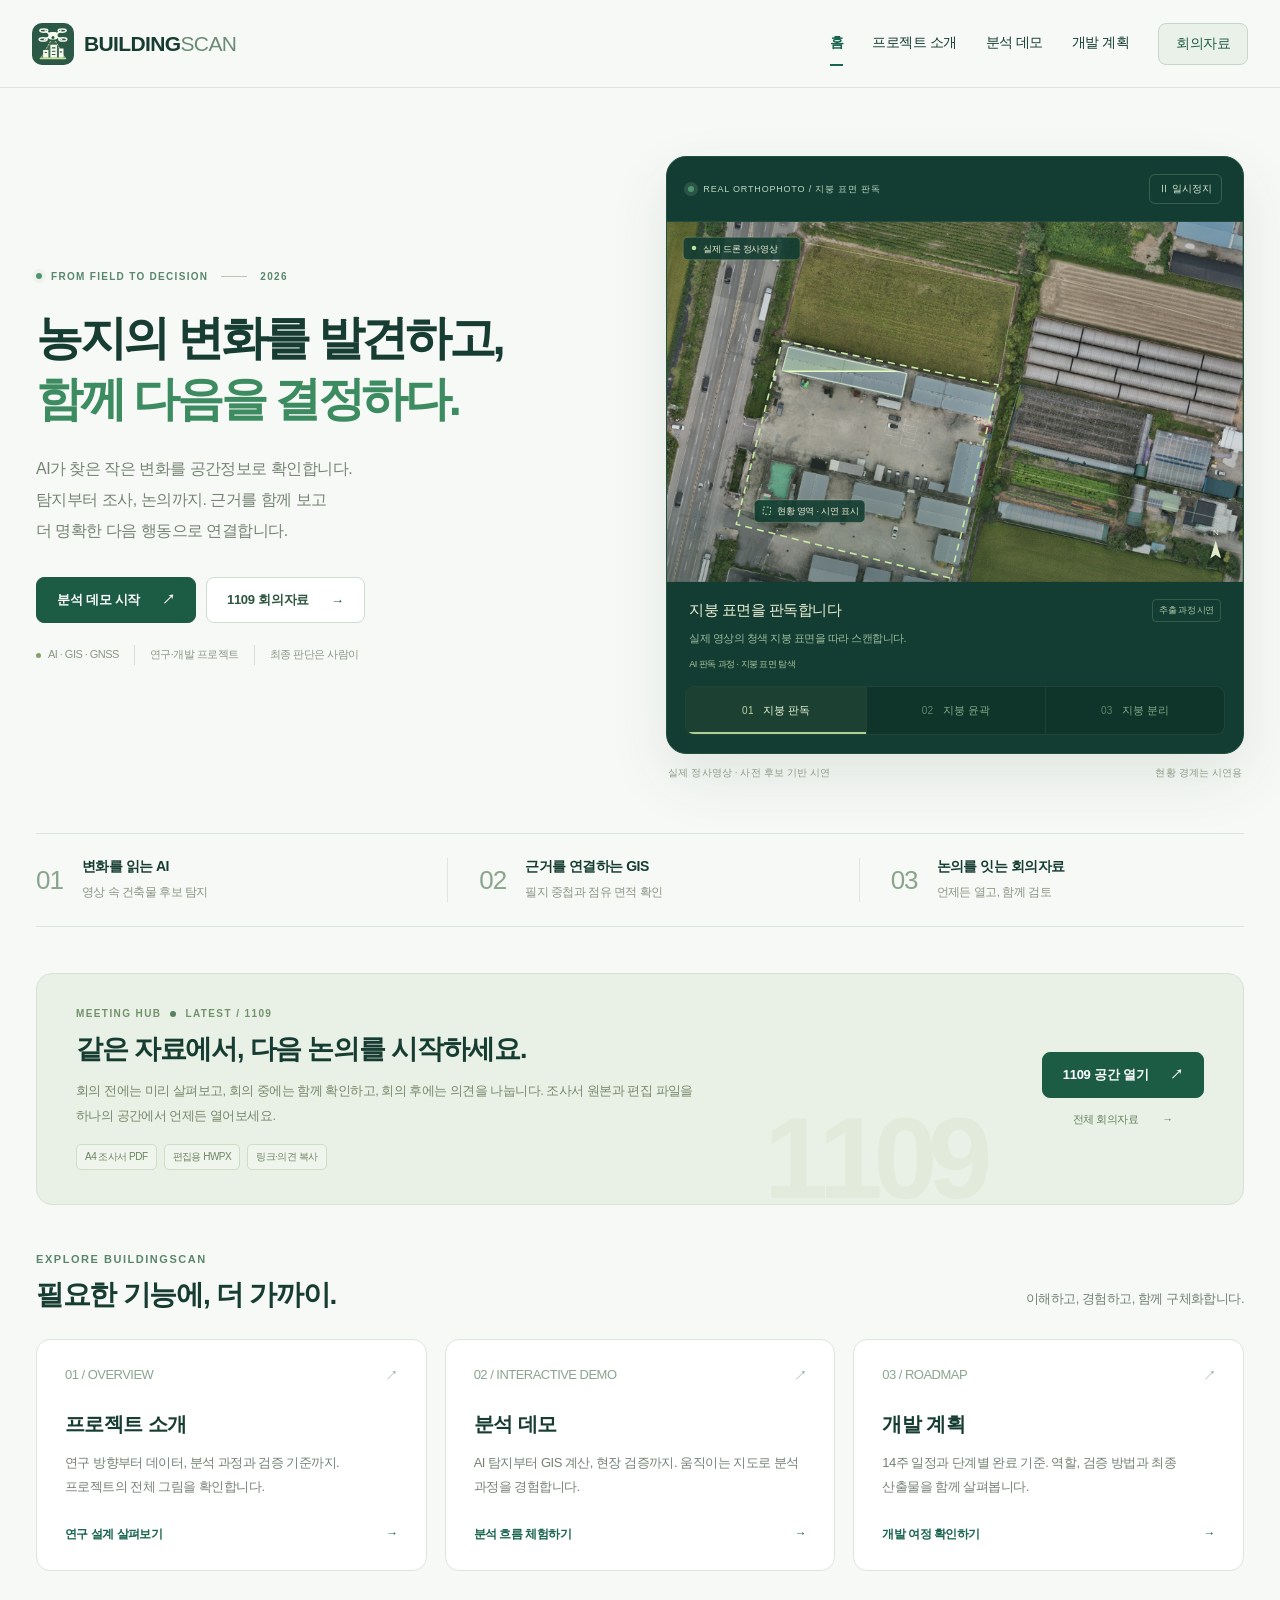
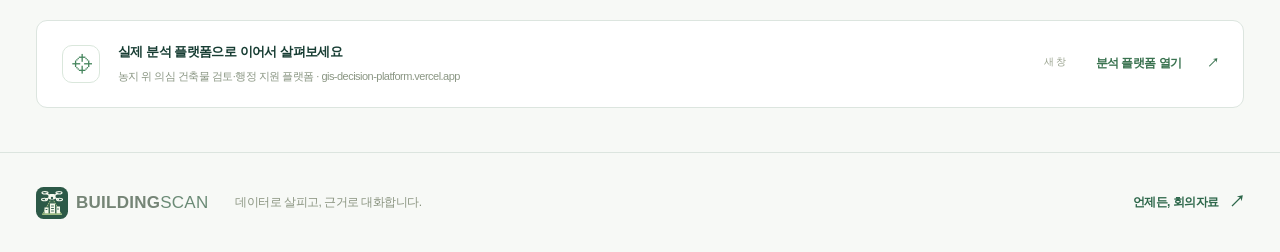
<file: index.html>
<!doctype html>
<html lang="ko"><head>
<meta charset="UTF-8"/><meta name="viewport" content="width=device-width, initial-scale=1"/><meta name="description" content="AI·GIS·GNSS로 농지의 변화를 살피고, 조사 근거와 회의자료를 함께 나누는 BUILDINGSCAN 연구 플랫폼."/><meta name="theme-color" content="#173d33"/>
<title>홈 | BUILDINGSCAN</title><link rel="icon" type="image/svg+xml" href="building-scan-mark.svg"/><link rel="stylesheet" href="styles.css"/><link rel="stylesheet" href="research.css"/><link rel="stylesheet" href="theme.css"/><link rel="stylesheet" href="home-motion.css"/><link rel="stylesheet" href="home-extraction.css"/><link rel="preload" as="image" href="home-assets/field-orthophoto.jpg"/><script src="home-motion.js" defer></script></head>
<body><a class="skip-link" href="#main-content">본문 바로가기</a><header class="header"><a class="brand" href="index.html" aria-label="BUILDINGSCAN 홈"><img class="brand-mark" src="building-scan-mark.svg" width="42" height="42" alt=""/><span class="brand-wordmark">BUILDING<span class="brand-light">SCAN</span></span></a><nav aria-label="주요 메뉴"><a href="index.html" aria-current="page">홈</a><a href="project.html">프로젝트 소개</a><a href="analysis.html">분석 데모</a><a href="roadmap.html">개발 계획</a><a href="meeting.html">회의자료</a></nav></header>
<main id="main-content"><section class="home-hero" aria-labelledby="hero-heading"><div class="hero-copy"><div class="eyebrow"><span class="live-dot"></span>FROM FIELD TO DECISION <span class="eyebrow-line"></span>2026</div><h1 id="hero-heading">농지의 변화를 발견하고,<br/><em>함께 다음을 결정하다.</em></h1><p class="intro">AI가 찾은 작은 변화를 공간정보로 확인합니다.<br/>탐지부터 조사, 논의까지. 근거를 함께 보고<br class="desktop-break"/> 더 명확한 다음 행동으로 연결합니다.</p><div class="hero-buttons"><a class="button primary" href="analysis.html">분석 데모 시작 <span aria-hidden="true">↗</span></a><a class="button secondary" href="meeting.html#1109">1109 회의자료 <span aria-hidden="true">→</span></a></div><div class="hero-meta"><span><i class="tiny-dot"></i> AI · GIS · GNSS</span><span>연구·개발 프로젝트</span><span>최종 판단은 사람이</span></div></div><div class="home-hero-visual">
  <div class="field-player" data-stage="1" aria-busy="true">
    <div class="field-player-top"><span><span class="live-dot"></span>REAL ORTHOPHOTO / 지붕 표면 판독</span><button type="button" data-home-play aria-label="건물 추출 모션 일시정지" aria-pressed="true">Ⅱ 일시정지</button></div>
    <div class="extraction-viewport">
      <svg class="extraction-map" viewBox="0 0 640 400" role="img" aria-labelledby="extraction-map-title extraction-map-desc" style="--roof-cx:197.2px;--roof-cy:166.8px;--model-dx:311.8px;--model-dy:7.2px;--model-scale:1.1">
        <title id="extraction-map-title">실제 정사영상에서 건물 지붕 표면을 판독하고 지붕 윤곽을 분리하는 과정</title>
        <desc id="extraction-map-desc">드론 정사영상의 청색 지붕 표면에 스캔을 표시하고, 지붕 가장자리 네 점을 연결한 윤곽과 같은 지붕 영상을 분리하는 시연입니다. 현황 영역은 공식 필지 경계가 아닙니다.</desc>
        <defs>
          <path id="home-roof-path" d="M135.2 139.2L266.4 168.4L261.2 194.4L128 165.2L135.2 139.2Z" pathLength="1"/>
          <clipPath id="home-roof-clip"><use href="#home-roof-path"/></clipPath>
          <clipPath id="home-scan-clip"><use href="#home-roof-path"/></clipPath>
          <linearGradient id="roof-scan-fill" x1="0" y1="0" x2="0" y2="1"><stop stop-color="#d2f3ab" stop-opacity="0"/><stop offset="1" stop-color="#d2f3ab" stop-opacity=".36"/></linearGradient>
          <linearGradient id="ortho-vignette" x1="0" x2="0" y1="0" y2="1"><stop stop-color="#0a2d25" stop-opacity=".12"/><stop offset=".55" stop-color="#0a2d25" stop-opacity="0"/><stop offset="1" stop-color="#0a2d25" stop-opacity=".28"/></linearGradient>
        </defs>
        <image id="home-ortho" class="extraction-basemap" href="home-assets/field-orthophoto.jpg" width="640" height="400" preserveAspectRatio="xMidYMid meet"/>
        <rect width="640" height="400" fill="url(#ortho-vignette)"/>
        <polygon class="parcel-outline" points="128,132 368,181 315,396 77,336 128,132"/>
        <path class="parcel-guide" d="M153 23L388 71L368 181M398 53L630 117M393 181L366 272L614 330"/>
        <g transform="translate(18 17)"><rect class="scene-tag" width="130" height="25" rx="5"/><circle cx="12" cy="12" r="2.5" fill="#bcdfa2"/><text class="scene-tag-text" x="22" y="16">실제 드론 정사영상</text></g>
        <g transform="translate(97 309)"><rect class="scene-tag" width="123" height="25" rx="5"/><path d="M10 8h8v8h-8z" fill="none" stroke="#cee8ad" stroke-dasharray="2 2"/><text class="scene-tag-text" x="25" y="16">현황 영역 · 시연 표시</text></g>
        <g class="extraction-scan"><use href="#home-roof-path" class="scan-crosshair"/><g clip-path="url(#home-scan-clip)"><g class="scan-beam"><rect x="115" y="130" width="167" height="36" fill="url(#roof-scan-fill)"/><path d="M115 166H282" stroke="#e7f9bf" stroke-width="1.6"/></g></g></g>
        <use href="#home-roof-path" class="roof-mask"/>
        <use href="#home-roof-path" class="roof-trace"/>


        <circle class="roof-vertex" cx="135.2" cy="139.2" r="2.5"/><circle class="roof-vertex" cx="266.4" cy="168.4" r="2.5"/><circle class="roof-vertex" cx="261.2" cy="194.4" r="2.5"/><circle class="roof-vertex" cx="128" cy="165.2" r="2.5"/>
        <path class="extraction-connector" d="M270 174C335 174 355 185 407 185"/>
        <g class="extraction-model-panel">
          <rect class="model-panel-surface" x="407" y="35" width="214" height="258" rx="12"/>
          <text class="model-panel-label" x="425" y="62">EXTRACTED ROOF</text><text class="model-panel-title" x="425" y="85">지붕 추출 결과</text>
          <path class="model-grid" d="M425 228L505 205L603 230L522 255ZM450 221L548 247M478 213L576 239M451 236L531 212M477 243L558 218M502 251L585 225"/>
          <text class="model-panel-note" x="425" y="267">영상에서 분리한 지붕 표면</text><text class="model-panel-note" x="425" y="282">지붕 가장자리와 동일한 윤곽</text>
        </g>
        <g class="roof-fly">


          <image class="model-roof-image" href="home-assets/field-orthophoto.jpg" width="640" height="400" clip-path="url(#home-roof-clip)"/>
          <use class="model-roof-edge" href="#home-roof-path"/>
        </g>
        <g transform="translate(604 354)"><path d="M0 20L6 0L12 20L6 16Z" fill="#e1ebcb"/><text class="scene-north" x="3" y="-6">N</text></g>
      </svg>
    </div>
    <div class="extraction-stage-copy"><div><strong data-extraction-title>지붕 표면을 판독합니다</strong><span class="extraction-demo-badge">추출 과정 시연</span></div><p data-extraction-detail>실제 영상의 청색 지붕 표면을 따라 스캔합니다.</p><span data-home-label>AI 판독 과정 · 지붕 표면 탐색</span></div>
    <div class="field-stages" aria-label="지붕 판독과 추출 단계"><button type="button" data-home-stage="1" aria-pressed="true"><strong>01</strong>지붕 판독</button><button type="button" data-home-stage="2" aria-pressed="false"><strong>02</strong>지붕 윤곽</button><button type="button" data-home-stage="3" aria-pressed="false"><strong>03</strong>지붕 분리</button></div>
  </div>
  <div class="field-caption"><span>실제 정사영상 · 사전 후보 기반 시연</span><span>현황 경계는 시연용</span></div>
</div></section>
<div class="home-proof" aria-label="프로젝트 핵심 가치"><div><span>01</span><div><strong>변화를 읽는 AI</strong><small>영상 속 건축물 후보 탐지</small></div></div><div><span>02</span><div><strong>근거를 연결하는 GIS</strong><small>필지 중첩과 점유 면적 확인</small></div></div><div><span>03</span><div><strong>논의를 잇는 회의자료</strong><small>언제든 열고, 함께 검토</small></div></div></div>
<section class="home-meeting" aria-labelledby="meeting-heading"><div><div class="eyebrow">MEETING HUB <span class="live-dot"></span>LATEST / 1109</div><h2 id="meeting-heading">같은 자료에서, 다음 논의를 시작하세요.</h2><p>회의 전에는 미리 살펴보고, 회의 중에는 함께 확인하고, 회의 후에는 의견을 나눕니다. 조사서 원본과 편집 파일을 하나의 공간에서 언제든 열어보세요.</p><div class="home-meeting-meta"><span>A4 조사서 PDF</span><span>편집용 HWPX</span><span>링크·의견 복사</span></div></div><div class="home-meeting-actions"><a class="button primary" href="meeting.html#1109">1109 공간 열기 <span aria-hidden="true">↗</span></a><a href="meeting.html">전체 회의자료 <span aria-hidden="true">→</span></a></div></section>
<section class="section home-tools" aria-labelledby="tools-heading"><div class="section-heading"><div><div class="eyebrow">EXPLORE BUILDINGSCAN</div><h2 id="tools-heading">필요한 기능에, 더 가까이.</h2></div><p>이해하고, 경험하고, 함께 구체화합니다.</p></div><div class="portal-grid"><a class="portal-card" href="project.html"><div class="portal-card-top"><span>01 / OVERVIEW</span><span aria-hidden="true">↗</span></div><h3>프로젝트 소개</h3><p>연구 방향부터 데이터, 분석 과정과 검증 기준까지. 프로젝트의 전체 그림을 확인합니다.</p><span class="portal-link">연구 설계 살펴보기 <span aria-hidden="true">→</span></span></a><a class="portal-card" href="analysis.html"><div class="portal-card-top"><span>02 / INTERACTIVE DEMO</span><span aria-hidden="true">↗</span></div><h3>분석 데모</h3><p>AI 탐지부터 GIS 계산, 현장 검증까지. 움직이는 지도로 분석 과정을 경험합니다.</p><span class="portal-link">분석 흐름 체험하기 <span aria-hidden="true">→</span></span></a><a class="portal-card" href="roadmap.html"><div class="portal-card-top"><span>03 / ROADMAP</span><span aria-hidden="true">↗</span></div><h3>개발 계획</h3><p>14주 일정과 단계별 완료 기준. 역할, 검증 방법과 최종 산출물을 함께 살펴봅니다.</p><span class="portal-link">개발 여정 확인하기 <span aria-hidden="true">→</span></span></a></div></section>
<aside class="home-external"><div><span class="home-external-icon" aria-hidden="true">⌖</span><div><strong>실제 분석 플랫폼으로 이어서 살펴보세요</strong><p>농지 위 의심 건축물 검토·행정 지원 플랫폼 · gis-decision-platform.vercel.app</p></div></div><a href="https://gis-decision-platform.vercel.app/" target="_blank" rel="noopener noreferrer"><small>새 창</small>분석 플랫폼 열기 <span aria-hidden="true">↗</span></a></aside></main>
<footer><a class="brand" href="index.html" aria-label="BUILDINGSCAN 홈"><img class="brand-mark" src="building-scan-mark.svg" width="42" height="42" alt=""/><span class="brand-wordmark">BUILDING<span class="brand-light">SCAN</span></span></a><p>데이터로 살피고, 근거로 대화합니다.</p><a class="meeting-access" href="meeting.html">언제든, 회의자료 <span aria-hidden="true">↗</span></a></footer></body></html>
</file>
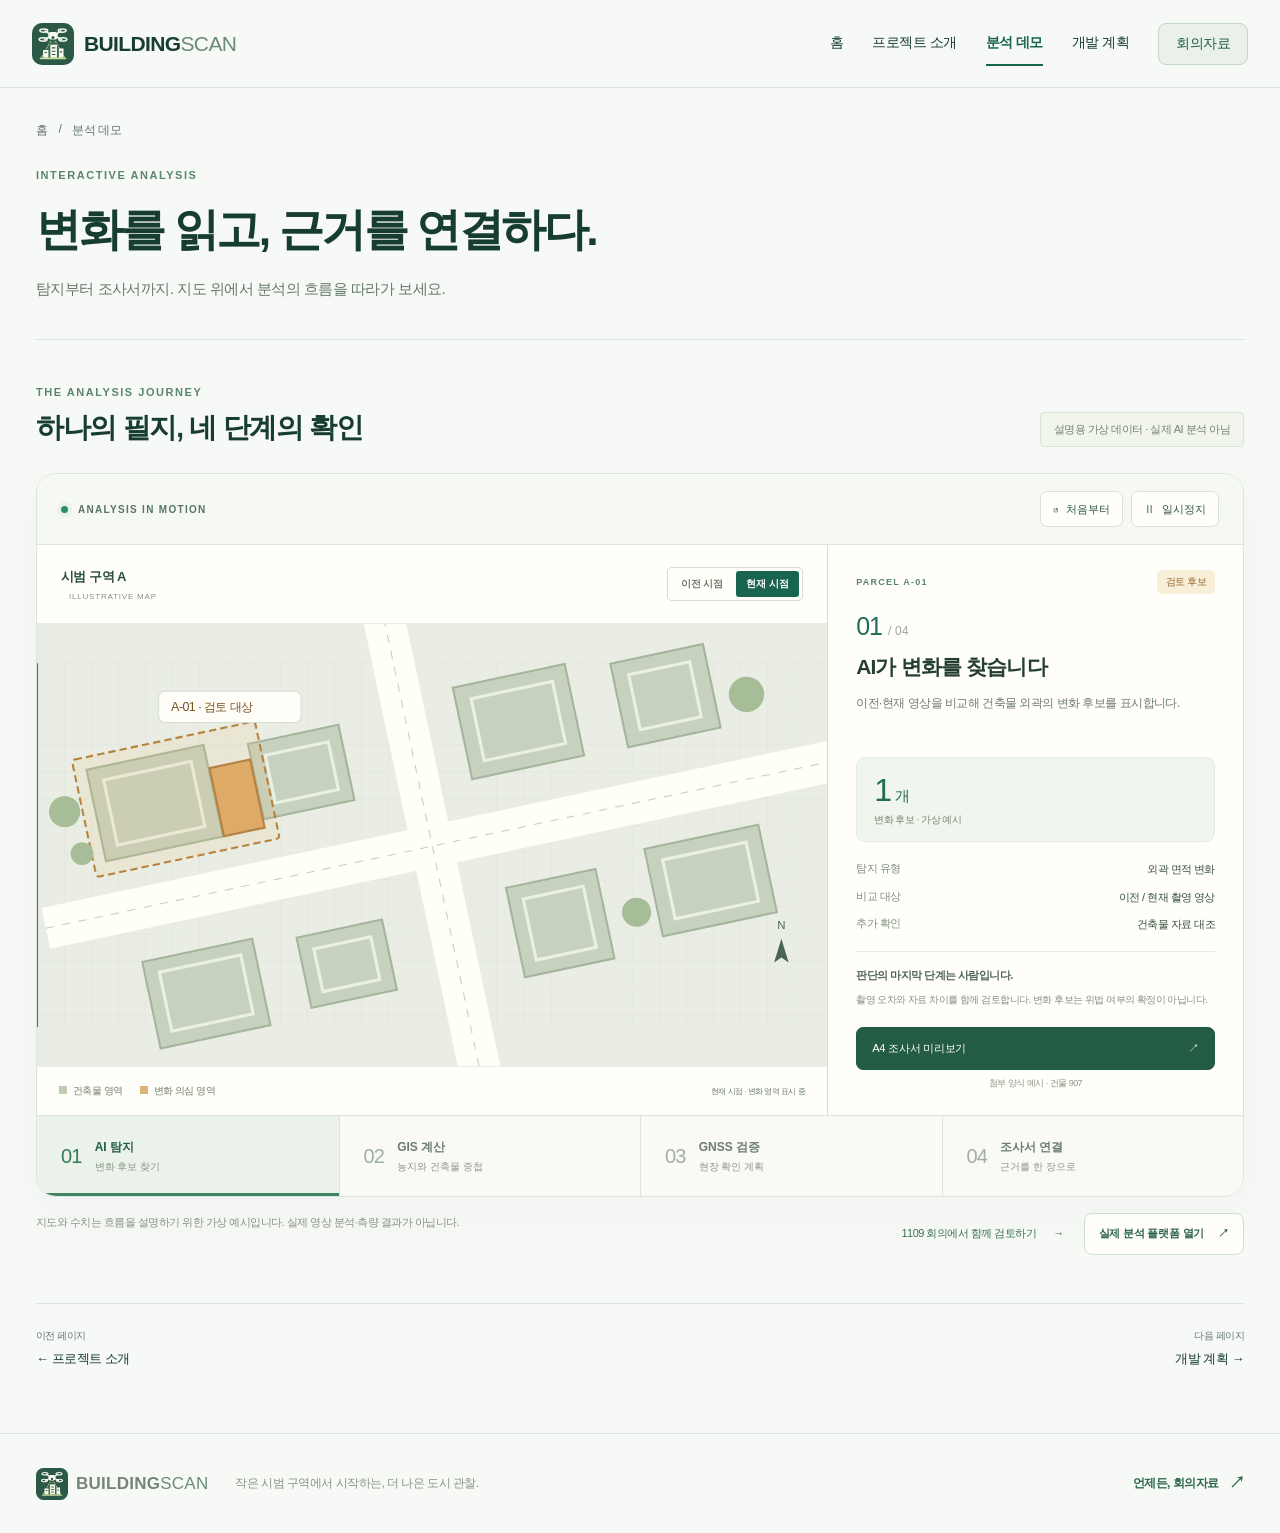
<file: analysis.html>
<!doctype html>
<html lang="ko">
  <head>
    <meta charset="UTF-8" />
    <meta name="viewport" content="width=device-width, initial-scale=1" />
    <meta
      name="description"
      content="대학생 공동 연구 프로젝트: 드론 항공촬영과 AI를 활용한 건축물 변화 탐지. 프로젝트 킥오프 회의 자료 및 논의 공간."
    />
    <title>분석 데모 | BUILDINGSCAN</title>
    <link rel="icon" type="image/svg+xml" href="building-scan-mark.svg" />
    <link rel="stylesheet" href="styles.css" />
    <link rel="stylesheet" href="theme.css" />
    <link rel="stylesheet" href="analysis-motion.css" />
    <script src="app.js" defer></script>
    <script src="analysis-motion.js" defer></script>
  </head>
  <body>
    <a class="skip-link" href="#main-content">본문 바로가기</a>
    <header class="header">
      <a class="brand" href="index.html" aria-label="BUILDINGSCAN 홈"
        ><img
          class="brand-mark"
          src="building-scan-mark.svg"
          width="48"
          height="48"
          alt=""
        /><span class="brand-wordmark"
          >BUILDING<span class="brand-light">SCAN</span></span
        ></a
      >
      <nav aria-label="주요 메뉴">
        <a href="index.html">홈</a><a href="project.html">프로젝트 소개</a
        ><a href="analysis.html" aria-current="page">분석 데모</a
        ><a href="roadmap.html">개발 계획</a
        ><a href="meeting.html">회의자료</a>
      </nav>
      <span class="header-draft">연구·개발계획 v0.2</span>
    </header>
    <main id="main-content">
      <div class="page-intro">
        <div class="breadcrumb">
          <a href="index.html">홈</a><span aria-hidden="true">/</span
          ><span>분석 데모</span>
        </div>
        <div class="eyebrow">INTERACTIVE ANALYSIS</div>
        <h1>변화를 읽고, 근거를 연결하다.</h1>
        <p>탐지부터 조사서까지. 지도 위에서 분석의 흐름을 따라가 보세요.</p>
      </div>
      <section class="section demo-section" id="demo">
        <div class="section-heading">
          <div>
            <div class="eyebrow">THE ANALYSIS JOURNEY</div>
            <h2>하나의 필지, 네 단계의 확인</h2>
          </div>
          <span class="outline-badge">설명용 가상 데이터 · 실제 AI 분석 아님</span>
        </div>
        <div class="analysis-player" data-motion-stage="0" data-playing="true" data-map-period="after">
          <div class="analysis-player-head">
            <span><i class="motion-live-dot" aria-hidden="true"></i> ANALYSIS IN MOTION</span>
            <div class="motion-controls">
              <button id="motion-restart" type="button" aria-label="분석 흐름을 처음부터 다시 보기">↺ <span>처음부터</span></button>
              <button id="motion-toggle" type="button" aria-pressed="true"><span class="play-symbol" aria-hidden="true">Ⅱ</span> <span class="play-label">일시정지</span></button>
            </div>
          </div>
        <div class="demo">
          <div class="demo-map">
            <div class="map-toolbar">
              <span>시범 구역 A <small>ILLUSTRATIVE MAP</small></span>
              <div class="segmented" aria-label="시점 선택">
                <button data-period="before" aria-pressed="false">
                  이전 시점</button
                ><button class="active" data-period="after" aria-pressed="true">
                  현재 시점
                </button>
              </div>
            </div>
            <svg
              id="analysis-map"
              viewBox="0 0 760 350"
              role="img"
              aria-label="가상 시범 구역의 건축물 배치와 변화 영역"
            >
              <defs>
                <linearGradient id="scan-light" x1="0" x2="1"><stop stop-color="#238d72" stop-opacity="0"/><stop offset="1" stop-color="#238d72" stop-opacity=".24"/></linearGradient>
                <pattern
                  id="map-grid"
                  width="26"
                  height="26"
                  patternUnits="userSpaceOnUse"
                >
                  <path
                    d="M26 0H0V26"
                    fill="none"
                    stroke="#dce1d7"
                    stroke-width=".8"
                  />
                </pattern>
              </defs>
              <rect width="760" height="350" fill="#e9ede3" />
              <rect width="760" height="350" fill="url(#map-grid)" />
              <g transform="rotate(-12 380 175)">
                <path
                  d="M0 176H800M380-80V450"
                  stroke="#fffef7"
                  stroke-width="40"
                />
                <path
                  d="M0 176H800M380-80V450"
                  stroke="#c7cec2"
                  stroke-width="1"
                  stroke-dasharray="8 8"
                />
                <g fill="#c7d1bf" stroke="#a5b59d" stroke-width="2">
                  <path
                    d="M70 35h115v90H70zM227 43h89v74h-89zM431 31h110v90H431zM584 40h91v82h-91zM84 227h108v85H84zM234 235h84v69h-84zM441 230h88v88h-88zM579 221h112v86H579z"
                  />
                </g>
                <g fill="none" stroke="#eaf0e3" stroke-width="3">
                  <path
                    d="M84 48h86v64H84zM241 57h62v47h-62zM446 45h80v61h-80zM599 54h60v54h-60zM98 240h80v58H98zM248 249h56v42h-56zM455 244h59v60h-59zM594 235h82v58h-82z"
                  />
                </g>
                <g id="change-area">
                  <path
                    d="M186 58h40v67h-40z"
                    fill="#dba868"
                    stroke="#ae793c"
                    stroke-width="2"
                  />
                  <rect
                    x="58"
                    y="23"
                    width="180"
                    height="115"
                    rx="3"
                    fill="#e8b765"
                    fill-opacity=".13"
                    stroke="#b7823d"
                    stroke-width="2"
                    stroke-dasharray="7 4"
                  />
                </g>
                <g class="parcel-layer" fill="none" stroke="#237763" stroke-width="2.5" stroke-dasharray="8 5">
                  <path d="M55 18H245V144H55Z"/>
                  <path d="M222 22H332V136H222Z" opacity=".45"/>
                </g>
                <g class="overlap-layer">
                  <path d="M186 58h40v67h-40z" fill="#edab57" fill-opacity=".55" stroke="#be7835" stroke-width="2.5"/>
                  <path class="measure-line" d="M55 155H245M55 149v12M245 149v12" fill="none" stroke="#277d65" stroke-width="2"/>
                </g>
                <g fill="#a7bd97">
                  <circle cx="41" cy="70" r="15" />
                  <circle cx="49" cy="113" r="11" />
                  <circle cx="559" cy="279" r="14" />
                  <circle cx="706" cy="96" r="17" />
                </g>
              </g>
              <g class="target-label" transform="translate(117 27)">
                <rect width="137" height="30" rx="6" fill="#fffdf7" stroke="#d5dfd7" />
                <text
                  x="12"
                  y="19"
                  fill="#795322"
                  font-size="12"
                  font-family="sans-serif"
                >
                  A-01 · 검토 대상
                </text>
              </g>
              <g class="scan-layer" aria-hidden="true">
                <rect class="scan-band" x="-120" y="0" width="120" height="350" fill="url(#scan-light)"/>
                <path class="scan-beam" d="M0 0V350" stroke="#278a70" stroke-width="2"/>
              </g>
              <g class="detect-layer" fill="none" stroke="#237763" stroke-width="3" aria-hidden="true">
                <path class="detect-corners" d="M70 97V78h19M222 47h19v19M264 146v19h-19M112 194H93v-19"/>
              </g>
              <g class="gnss-layer" transform="translate(233 126)" aria-hidden="true">
                <circle class="gnss-ring" r="37" fill="#20876a" fill-opacity=".08" stroke="#20876a" stroke-opacity=".5"/>
                <circle r="19" fill="#fff" stroke="#237763" stroke-width="2"/>
                <path d="M-10 0H10M0-10V10" stroke="#237763" stroke-width="2"/>
                <circle r="4" fill="#237763"/>
                <path d="M26 7h53" stroke="#237763" stroke-width="1.5"/>
                <rect x="72" y="-9" width="124" height="31" rx="6" fill="#fff" stroke="#d5dfd7"/>
                <text x="84" y="11" font-family="sans-serif" font-size="12" fill="#21634e">현장 확인 지점</text>
              </g>
              <g class="report-layer" transform="translate(527 65)" aria-hidden="true">
                <rect x="6" y="8" width="126" height="160" rx="8" fill="#173f35" fill-opacity=".12"/>
                <rect width="126" height="160" rx="8" fill="#fffefa" stroke="#adc8b8"/>
                <rect x="16" y="16" width="31" height="5" rx="2" fill="#237763"/>
                <text x="16" y="44" font-size="12" font-weight="700" fill="#214c3d" font-family="sans-serif">의심 조사서</text>
                <path d="M16 55H110M16 66H83" stroke="#d1dcd4" stroke-width="3"/>
                <rect x="16" y="79" width="94" height="43" rx="3" fill="#e5eee4"/>
                <path d="M30 91H58V111H30ZM69 86H96V111H69Z" fill="#a2bba4"/>
                <path d="M16 135H110M16 145H73" stroke="#d1dcd4" stroke-width="3"/>
              </g>
              <g transform="translate(709 265)" fill="#4a6653">
                <path d="M0 23L7 0l7 23-7-5z" />
                <text x="3" y="-9" font-size="11">N</text>
              </g>
            </svg>
            <div class="map-legend">
              <span><i class="legend-square normal"></i>건축물 영역</span
              ><span><i class="legend-square changed"></i>변화 의심 영역</span
              ><span id="period-label" aria-live="polite">현재 시점 · 변화 영역 표시 중</span>
            </div>
          </div>
          <aside class="inspection">
            <div class="inspection-top">
              <span class="eyebrow">PARCEL A-01</span
              ><span class="status">검토 후보</span>
            </div>
            <div class="motion-stage-number" aria-hidden="true">01 <span>/ 04</span></div>
            <h3 id="motion-title">AI가 변화를 찾습니다</h3>
            <p id="motion-description" class="motion-description">이전·현재 영상을 비교해 건축물 외곽의 변화 후보를 표시합니다.</p>
            <div class="motion-metric"><span id="motion-metric-value">1<span>개</span></span><small id="motion-metric-label">변화 후보 · 가상 예시</small></div>
            <dl>
              <div>
                <dt>탐지 유형</dt>
                <dd id="detect-type">외곽 면적 변화</dd>
              </div>
              <div>
                <dt>비교 대상</dt>
                <dd>이전 / 현재 촬영 영상</dd>
              </div>
              <div>
                <dt>추가 확인</dt>
                <dd>건축물 자료 대조</dd>
              </div>
            </dl>
            <div class="review-note">
              <strong>판단의 마지막 단계는 사람입니다.</strong>
              <p>촬영 오차와 자료 차이를 함께 검토합니다. 변화 후보는 위법 여부의 확정이 아닙니다.</p>
            </div>
            <a class="button primary report-link" href="report.html">A4 조사서 미리보기 <span>↗</span></a>
            <small class="report-example-note">첨부 양식 예시 · 건물 907</small>
          </aside>
        </div>
          <div class="motion-timeline" aria-label="분석 단계 선택">
            <button type="button" data-motion-step="0" aria-pressed="true"><span class="timeline-number">01</span><span><strong>AI 탐지</strong><small>변화 후보 찾기</small></span><span class="timeline-progress"></span></button>
            <button type="button" data-motion-step="1" aria-pressed="false"><span class="timeline-number">02</span><span><strong>GIS 계산</strong><small>농지와 건축물 중첩</small></span><span class="timeline-progress"></span></button>
            <button type="button" data-motion-step="2" aria-pressed="false"><span class="timeline-number">03</span><span><strong>GNSS 검증</strong><small>현장 확인 계획</small></span><span class="timeline-progress"></span></button>
            <button type="button" data-motion-step="3" aria-pressed="false"><span class="timeline-number">04</span><span><strong>조사서 연결</strong><small>근거를 한 장으로</small></span><span class="timeline-progress"></span></button>
          </div>
        </div>
        <div class="analysis-footnote">
          <p>지도와 수치는 흐름을 설명하기 위한 가상 예시입니다. 실제 영상 분석·측량 결과가 아닙니다.</p>
          <div class="analysis-next-links">
            <a href="meeting.html#1109">1109 회의에서 함께 검토하기 <span aria-hidden="true">→</span></a>
            <a class="button secondary analysis-platform-link" href="https://gis-decision-platform.vercel.app/" target="_blank" rel="noopener noreferrer">실제 분석 플랫폼 열기 <span aria-hidden="true">↗</span></a>
          </div>
        </div>
      </section>
      <nav class="page-navigation" aria-label="페이지 이동">
        <a href="project.html"
          ><small>이전 페이지</small><span>← 프로젝트 소개</span></a
        ><a href="roadmap.html"
          ><small>다음 페이지</small><span>개발 계획 →</span></a
        >
      </nav>
    </main>
    <footer>
      <a class="brand" href="index.html" aria-label="BUILDINGSCAN 홈"
        ><img
          class="brand-mark"
          src="building-scan-mark.svg"
          width="48"
          height="48"
          alt=""
        /><span class="brand-wordmark"
          >BUILDING<span class="brand-light">SCAN</span></span
        ></a
      >
      <p>작은 시범 구역에서 시작하는, 더 나은 도시 관찰.</p>
      <a class="meeting-access" href="meeting.html">언제든, 회의자료 <span aria-hidden="true">↗</span></a>
    </footer>
  </body>
</html>
</file>
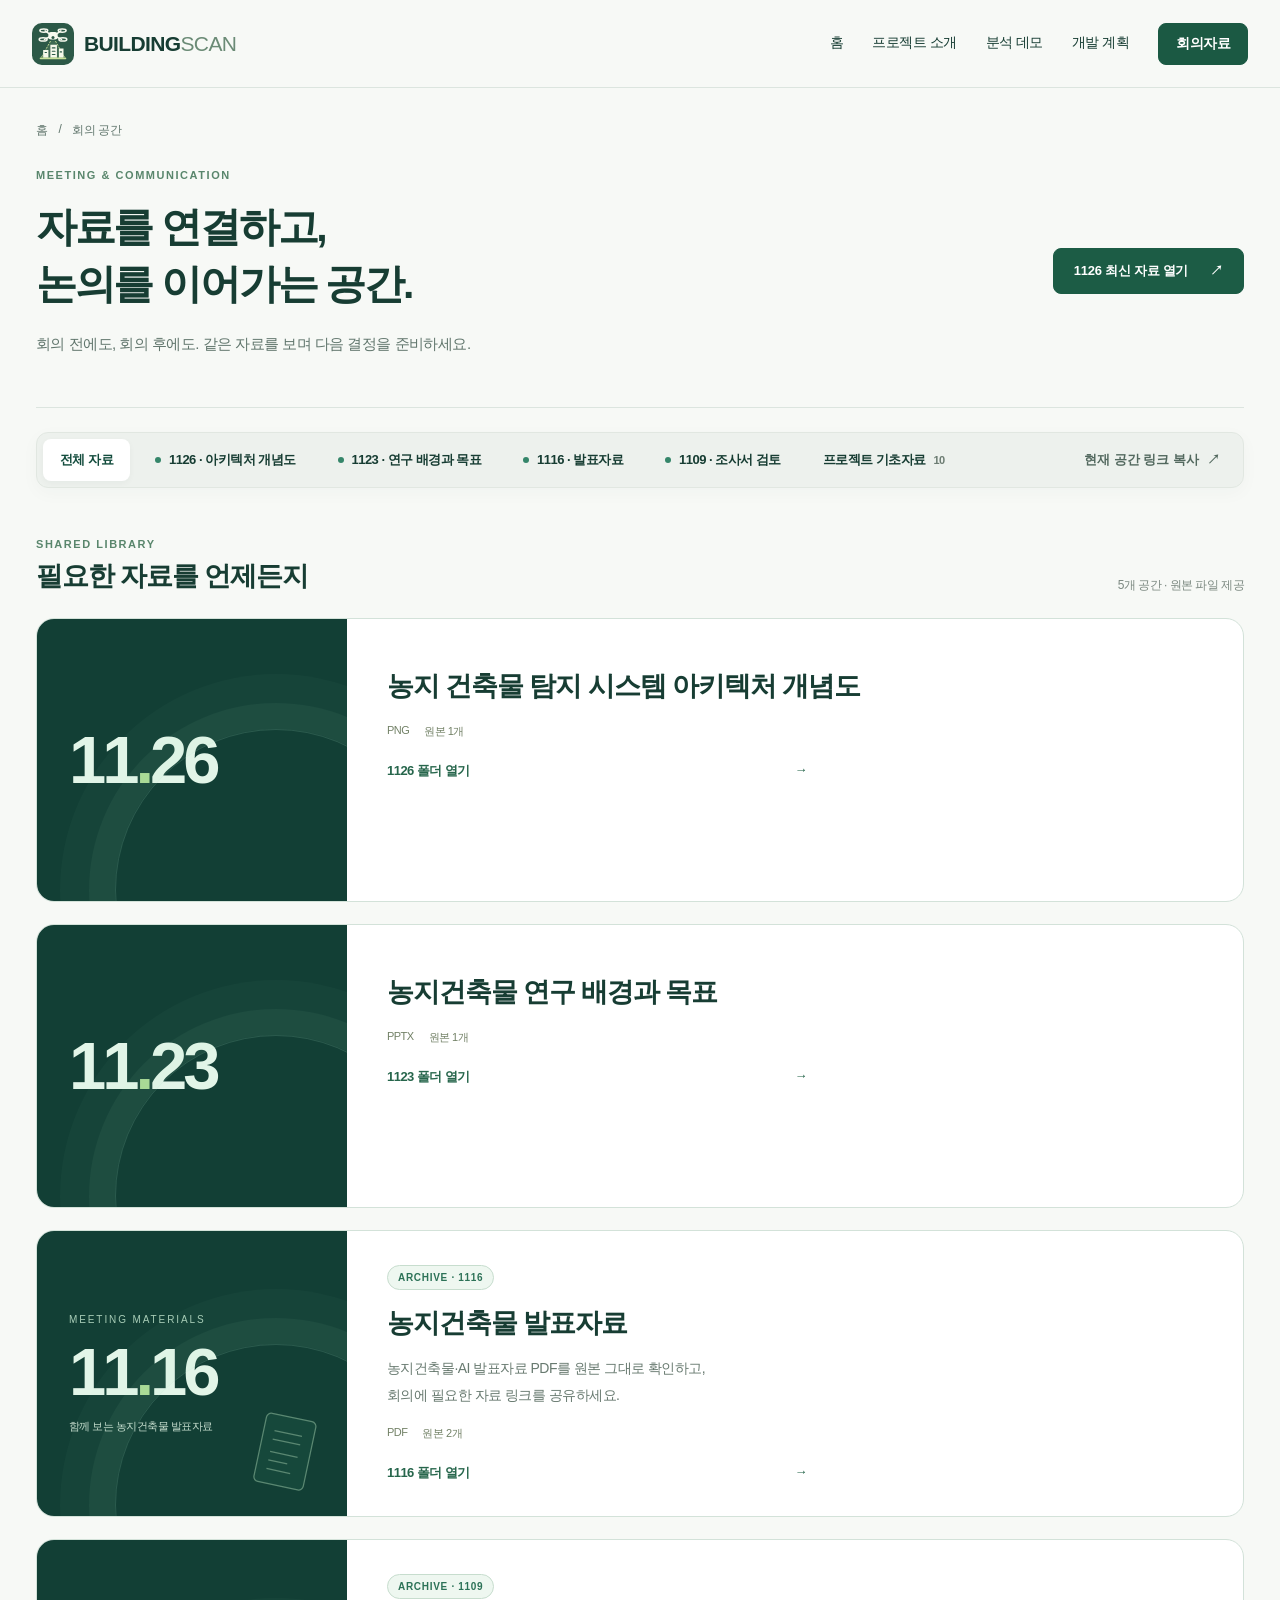
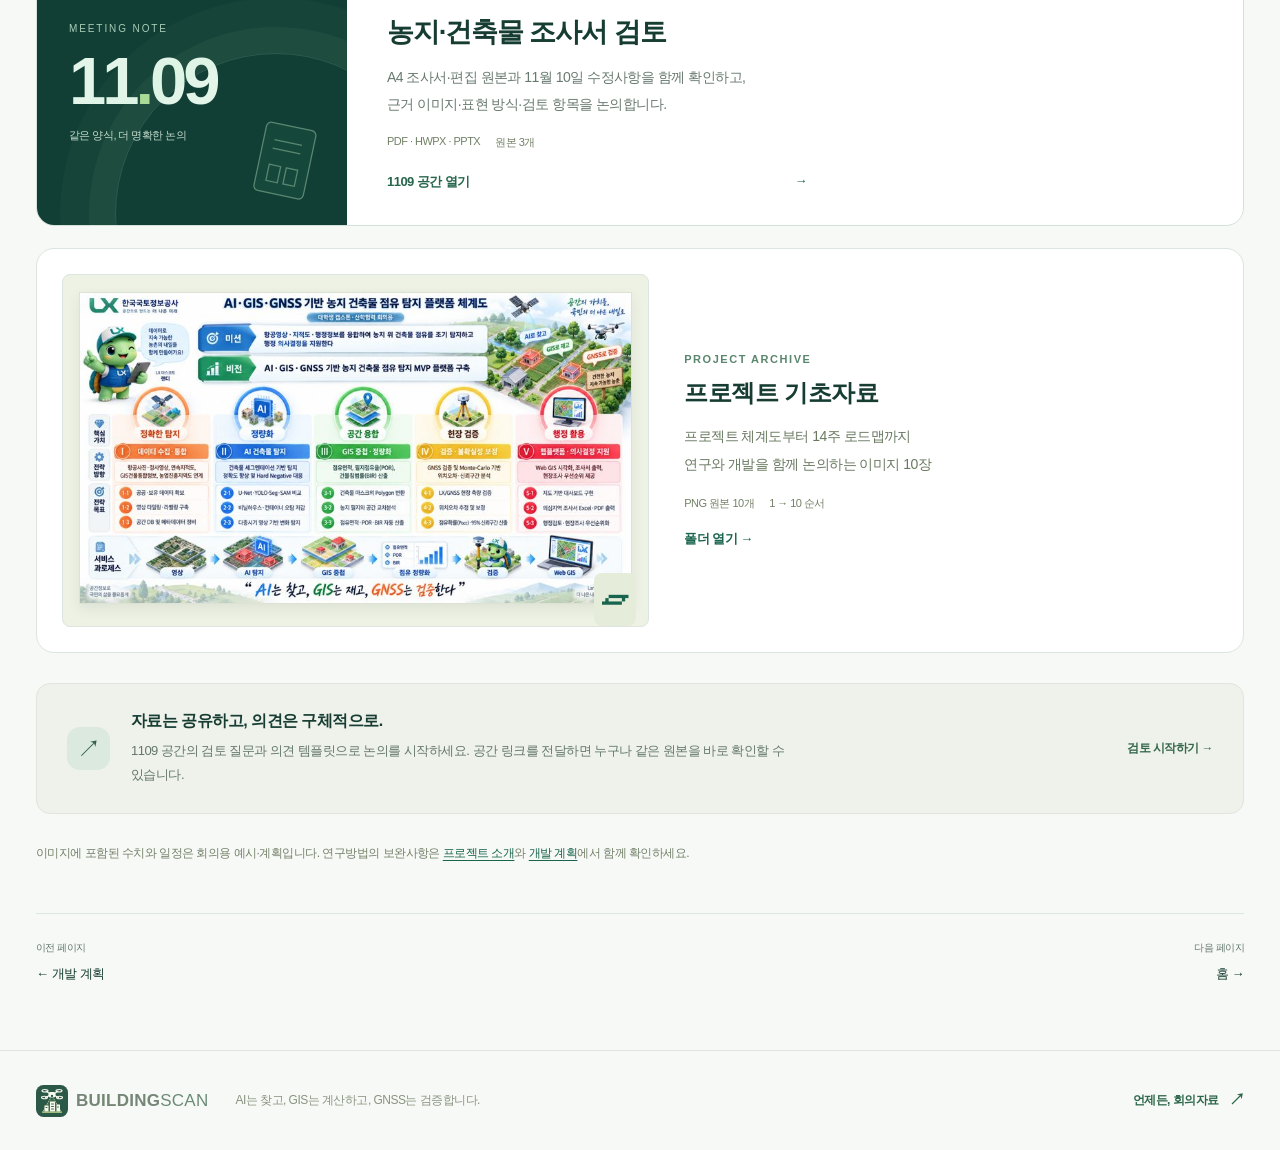
<file: meeting.html>
<!doctype html>
<html lang="ko">
  <head>
    <meta charset="UTF-8" />
    <meta name="viewport" content="width=device-width, initial-scale=1" />
    <meta
      name="description"
      content="AI·GIS·GNSS 기반 농지 건축물 점유 후보 탐지, 현황–기록 불일치 진단 및 검증행동 지원 연구."
    />
    <title>회의 공간 | BUILDINGSCAN</title>
    <link rel="icon" type="image/svg+xml" href="building-scan-mark.svg" />
    <link rel="stylesheet" href="styles.css" />
    <link rel="stylesheet" href="research.css" />
    <link rel="stylesheet" href="theme.css" />
    <link rel="stylesheet" href="meeting-hub.css" />
    <script src="app.js" defer></script>
    <script src="meeting-hub.js" defer></script>
  </head>
  <body>
    <a class="skip-link" href="#main-content">본문 바로가기</a>
    <header class="header">
      <a class="brand" href="index.html" aria-label="BUILDINGSCAN 홈"
        ><img
          class="brand-mark"
          src="building-scan-mark.svg"
          width="48"
          height="48"
          alt=""
        /><span class="brand-wordmark"
          >BUILDING<span class="brand-light">SCAN</span></span
        ></a
      >
      <nav aria-label="주요 메뉴">
        <a href="index.html">홈</a><a href="project.html">프로젝트 소개</a
        ><a href="analysis.html">분석 데모</a
        ><a href="roadmap.html">개발 계획</a
        ><a href="meeting.html" aria-current="page">회의자료</a>
      </nav>
      <span class="header-draft">연구·개발계획 v0.2</span>
    </header>
    <main id="main-content" class="research-page">
      <div class="page-intro">
        <div class="breadcrumb">
          <a href="index.html">홈</a><span>/</span><span>회의 공간</span>
        </div>
        <div class="hub-intro-row"><div>
          <div class="eyebrow">MEETING & COMMUNICATION</div>
          <h1>자료를 연결하고,<br />논의를 이어가는 공간.</h1>
          <p>회의 전에도, 회의 후에도. 같은 자료를 보며 다음 결정을 준비하세요.</p>
        </div><a class="button primary" href="#1126">1126 최신 자료 열기 <span aria-hidden="true">↗</span></a></div>
      </div>
      <nav class="hub-navigation" aria-label="회의자료 폴더">
        <a href="#" data-hub-route="home">전체 자료</a>
        <a href="#1126" data-hub-route="1126"><span class="hub-nav-dot" aria-hidden="true"></span>1126 · 아키텍처 개념도</a>
        <a href="#1123" data-hub-route="1123"><span class="hub-nav-dot" aria-hidden="true"></span>1123 · 연구 배경과 목표</a>
        <a href="#1116" data-hub-route="1116"><span class="hub-nav-dot" aria-hidden="true"></span>1116 · 발표자료</a>
        <a href="#1109" data-hub-route="1109"><span class="hub-nav-dot" aria-hidden="true"></span>1109 · 조사서 검토</a>
        <a href="#materials" data-hub-route="materials">프로젝트 기초자료 <span>10</span></a>
        <button type="button" data-copy-meeting-link>현재 공간 링크 복사 <span aria-hidden="true">↗</span></button>
      </nav>
      <p id="hub-copy-status" class="hub-copy-status" role="status" aria-live="polite"></p>
      <section id="folder-home" class="section">
        <div class="hub-section-title"><div><span class="eyebrow">SHARED LIBRARY</span><h2>필요한 자료를 언제든지</h2></div><span>5개 공간 · 원본 파일 제공</span></div>
        <a class="hub-latest-folder" href="#1126">
          <div class="hub-date-cover" aria-hidden="true"><strong>11<span>.</span>26</strong></div>
          <div class="hub-latest-copy">
            <h2>농지 건축물 탐지 시스템 아키텍처 개념도</h2>
            <div class="folder-meta"><span>PNG</span><span>원본 1개</span></div>
            <strong>1126 폴더 열기 <span aria-hidden="true">→</span></strong>
          </div>
        </a>
        <a class="hub-latest-folder" href="#1123">
          <div class="hub-date-cover" aria-hidden="true"><strong>11<span>.</span>23</strong></div>
          <div class="hub-latest-copy">
            <h2>농지건축물 연구 배경과 목표</h2>
            <div class="folder-meta"><span>PPTX</span><span>원본 1개</span></div>
            <strong>1123 폴더 열기 <span aria-hidden="true">→</span></strong>
          </div>
        </a>
        <a class="hub-latest-folder" href="#1116">
          <div class="hub-date-cover" aria-hidden="true"><span>MEETING MATERIALS</span><strong>11<span>.</span>16</strong><small>함께 보는 농지건축물 발표자료</small><svg viewBox="0 0 96 96"><rect x="22" y="10" width="52" height="72" rx="5"/><path d="M33 27h29M33 36h29M33 49h29M33 58h20M33 67h25"/></svg></div>
          <div class="hub-latest-copy"><span class="hub-new-badge">ARCHIVE · 1116</span><h2>농지건축물 발표자료</h2><p>농지건축물·AI 발표자료 PDF를 원본 그대로 확인하고,<br />회의에 필요한 자료 링크를 공유하세요.</p><div class="folder-meta"><span>PDF</span><span>원본 2개</span></div><strong>1116 폴더 열기 <span aria-hidden="true">→</span></strong></div>
        </a>
        <a class="hub-latest-folder" href="#1109">
          <div class="hub-date-cover" aria-hidden="true"><span>MEETING NOTE</span><strong>11<span>.</span>09</strong><small>같은 양식, 더 명확한 논의</small><svg viewBox="0 0 96 96"><rect x="22" y="10" width="52" height="72" rx="5"/><path d="M33 27h29M33 36h29M33 53h12v17H33zM51 53h12v17H51z"/></svg></div>
          <div class="hub-latest-copy"><span class="hub-new-badge">ARCHIVE · 1109</span><h2>농지·건축물 조사서 검토</h2><p>A4 조사서·편집 원본과 11월 10일 수정사항을 함께 확인하고,<br />근거 이미지·표현 방식·검토 항목을 논의합니다.</p><div class="folder-meta"><span>PDF · HWPX · PPTX</span><span>원본 3개</span></div><strong>1109 공간 열기 <span aria-hidden="true">→</span></strong></div>
        </a>
        <a class="material-folder" href="#materials"
          ><div class="folder-cover">
            <img
              src="meeting-materials/01-thumb.jpg"
              alt="AI·GIS·GNSS 플랫폼 체계도 표지"
              width="800"
              height="450"
            /><span aria-hidden="true">▱</span>
          </div>
          <div>
            <span class="eyebrow">PROJECT ARCHIVE</span>
            <h2>프로젝트 기초자료</h2>
            <p>
              프로젝트 체계도부터 14주 로드맵까지<br />연구와 개발을 함께
              논의하는 이미지 10장
            </p>
            <div class="folder-meta">
              <span>PNG 원본 10개</span><span>1 → 10 순서</span>
            </div>
            <strong>폴더 열기 →</strong>
          </div></a
        >
        <div class="hub-communication-banner"><span class="hub-message-icon" aria-hidden="true">↗</span><div><h3>자료는 공유하고, 의견은 구체적으로.</h3><p>1109 공간의 검토 질문과 의견 템플릿으로 논의를 시작하세요. 공간 링크를 전달하면 누구나 같은 원본을 바로 확인할 수 있습니다.</p></div><a href="#1109">검토 시작하기 →</a></div>
      </section>
      <section id="meeting-1126" class="section" aria-labelledby="meeting-1126-title" hidden>
        <div class="hub-space-heading">
          <div>
            <a class="hub-back" href="#">← 전체 자료</a>
            <div class="eyebrow">1126</div>
            <h2 id="meeting-1126-title">농지 건축물 탐지 시스템 아키텍처 개념도</h2>
          </div>
          <button class="button secondary" type="button" data-copy-meeting-link>이 폴더 링크 복사 ↗</button>
        </div>
        <article class="hub-document-card">
          <div class="hub-file-actions">
            <a class="button secondary" href="meeting-materials/1126/농지%20건축물%20탐지%20시스템%20아키텍처.png" target="_blank" rel="noopener">원본 크기로 열기 ↗</a>
            <a class="button primary" href="meeting-materials/1126/농지%20건축물%20탐지%20시스템%20아키텍처.png" download="농지 건축물 탐지 시스템 아키텍처.png">PNG 다운로드 ↓</a>
          </div>
          <figure class="hub-image-preview">
            <img src="meeting-materials/1126/농지%20건축물%20탐지%20시스템%20아키텍처.png" alt="원천자료 수집에서 공간데이터 분석과 웹서비스를 거쳐 탐지 결과를 생성하는 농지 건축물 탐지 시스템 아키텍처" width="1672" height="941" loading="lazy" decoding="async" />
            <figcaption>PNG 원본 · 1672 × 941 · 1.73 MB</figcaption>
          </figure>
        </article>
      </section>
      <section id="meeting-1123" class="section" aria-labelledby="meeting-1123-title" hidden>
        <div class="hub-space-heading">
          <div>
            <a class="hub-back" href="#">← 전체 자료</a>
            <div class="eyebrow">1123</div>
            <h2 id="meeting-1123-title">농지건축물 연구 배경과 목표</h2>
          </div>
          <button class="button secondary" type="button" data-copy-meeting-link>이 폴더 링크 복사 ↗</button>
        </div>
        <article class="hub-document-card">
          <div class="hub-file-heading">
            <span class="hub-file-icon hub-file-icon-slides" aria-hidden="true">PPTX</span>
            <div>
              <h3>농지건축물_연구배경과목표_5장.pptx</h3>
              <p>PPTX 원본 · 2.19 MB</p>
            </div>
          </div>
          <div class="hub-file-actions">
            <a class="button primary" href="meeting-materials/1123/농지건축물_연구배경과목표_5장.pptx" download="농지건축물_연구배경과목표_5장.pptx">PPTX 다운로드 ↓</a>
          </div>
        </article>
      </section>
      <section id="meeting-1116" class="section" aria-labelledby="meeting-1116-title" hidden>
        <div class="hub-space-heading"><div><a class="hub-back" href="#">← 전체 자료</a><div class="eyebrow">1116 / PRESENTATION</div><h2 id="meeting-1116-title">농지건축물 발표자료</h2><p>발표자료를 열어보거나 원본을 다운로드해 회의에 활용하세요.</p></div><button class="button secondary" type="button" data-copy-meeting-link>이 폴더 링크 복사 ↗</button></div>
        <div class="hub-documents">
          <article class="hub-document-card"><div class="hub-file-heading"><span class="hub-file-icon" aria-hidden="true">PDF</span><div><span class="hub-file-kicker">발표·공유용</span><h3>농지건축물 발표자료</h3><p>PDF 원본 · 1.62 MB (1,615,755바이트)</p></div></div><p class="hub-file-description">첨부된 발표자료 원본입니다. 새 창에서 열거나 다운로드할 수 있습니다.</p><div class="hub-file-actions"><a class="button primary" href="meeting-materials/1116/농지건축물_발표자료.pdf" target="_blank" rel="noopener">PDF 열기 ↗</a><a class="hub-download" href="meeting-materials/1116/농지건축물_발표자료.pdf" download="농지건축물_발표자료.pdf">원본 다운로드 ↓</a></div></article>
          <details class="hub-pdf-preview"><summary>농지건축물 발표자료 미리보기 <span aria-hidden="true">＋</span></summary><object data-pdf-source="meeting-materials/1116/농지건축물_발표자료.pdf#view=FitH" type="application/pdf" aria-label="농지건축물 발표자료 PDF 미리보기"><p>이 브라우저에서는 PDF 미리보기를 지원하지 않습니다. <a href="meeting-materials/1116/농지건축물_발표자료.pdf" target="_blank" rel="noopener">PDF를 새 창에서 열어보세요.</a></p></object><a href="meeting-materials/1116/농지건축물_발표자료.pdf" target="_blank" rel="noopener">미리보기가 보이지 않으면 PDF 열기 ↗</a></details>
          <article class="hub-document-card"><div class="hub-file-heading"><span class="hub-file-icon" aria-hidden="true">PDF</span><div><span class="hub-file-kicker">추가 발표자료</span><h3>AI 발표자료 · Illustrator 벡터</h3><p>PDF 원본 · 3.53 MB (3,527,736바이트)</p></div></div><p class="hub-file-description">추가 첨부된 발표자료 원본입니다. 새 창에서 열거나 다운로드할 수 있습니다.</p><div class="hub-file-actions"><a class="button primary" href="meeting-materials/1116/AI_발표자료_Illustrator_벡터_16장.pdf" target="_blank" rel="noopener">PDF 열기 ↗</a><a class="hub-download" href="meeting-materials/1116/AI_발표자료_Illustrator_벡터_16장.pdf" download="AI_발표자료_Illustrator_벡터_16장.pdf">원본 다운로드 ↓</a></div></article>
          <details class="hub-pdf-preview"><summary>AI 발표자료 미리보기 <span aria-hidden="true">＋</span></summary><object data-pdf-source="meeting-materials/1116/AI_발표자료_Illustrator_벡터_16장.pdf#view=FitH" type="application/pdf" aria-label="AI 발표자료 Illustrator 벡터 PDF 미리보기"><p>이 브라우저에서는 PDF 미리보기를 지원하지 않습니다. <a href="meeting-materials/1116/AI_발표자료_Illustrator_벡터_16장.pdf" target="_blank" rel="noopener">PDF를 새 창에서 열어보세요.</a></p></object><a href="meeting-materials/1116/AI_발표자료_Illustrator_벡터_16장.pdf" target="_blank" rel="noopener">미리보기가 보이지 않으면 PDF 열기 ↗</a></details>
        </div>
      </section>
      <section id="meeting-1109" class="section" aria-labelledby="meeting-1109-title" hidden>
        <div class="hub-space-heading"><div><a class="hub-back" href="#">← 전체 자료</a><div class="eyebrow">1109 / REPORT REVIEW</div><h2 id="meeting-1109-title">농지·건축물 조사서 검토</h2><p>조사서 원본과 11월 10일 수정사항을 같은 공간에서 확인하세요.</p></div><button class="button secondary" type="button" data-copy-meeting-link>이 공간 링크 복사 ↗</button></div>
        <div class="hub-space-layout">
          <div class="hub-documents">
            <article class="hub-document-card"><div class="hub-file-heading"><span class="hub-file-icon" aria-hidden="true">PDF</span><div><span class="hub-file-kicker">바로 보기 · 공유용</span><h3>농지·건축물 의심조사서 A4</h3><p>PDF 원본 · 660 KB</p></div></div><p class="hub-file-description">항목 구성, 근거 이미지 배치, A4 출력 가독성을 확인하는 기준 자료입니다.</p><div class="hub-file-actions"><a class="button primary" href="meeting-materials/1109/농지_건축물_의심조사서_A4.pdf" target="_blank" rel="noopener">PDF 열기 ↗</a><a class="hub-download" href="meeting-materials/1109/농지_건축물_의심조사서_A4.pdf" download="농지_건축물_의심조사서_A4.pdf">원본 다운로드 ↓</a></div></article>
            <article class="hub-document-card"><div class="hub-file-heading"><span class="hub-file-icon hub-file-icon-edit" aria-hidden="true">HWPX</span><div><span class="hub-file-kicker">수정·작성용</span><h3>조사서 한글 편집 원본</h3><p>HWPX 원본 · 165 KB</p></div></div><p class="hub-file-description">검토한 내용을 반영하거나 조사 대상에 맞게 작성할 수 있는 한글 문서입니다.</p><div class="hub-file-actions"><a class="button secondary" href="meeting-materials/1109/농지_건축물_의심조사서_A4_편집용.hwpx" download="농지_건축물_의심조사서_A4_편집용.hwpx">편집 원본 다운로드 ↓</a><small>한글 등 HWPX 지원 프로그램에서 열기</small></div></article>
            <article class="hub-document-card"><div class="hub-file-heading"><span class="hub-file-icon hub-file-icon-slides" aria-hidden="true">PPTX</span><div><span class="hub-file-kicker">추가 회의자료 · 2026.11.10</span><h3>수정사항 · 2026.11.10</h3><p>PPTX 원본 · 1.82 MB (1,820,940바이트)</p></div></div><p class="hub-file-description">추가 전달된 수정사항 발표자료입니다. 원본 파일을 다운로드해 확인하세요.</p><div class="hub-file-actions"><a class="button secondary" href="meeting-materials/1109/수정사항_20261110.pptx" download="수정사항_20261110.pptx" type="application/vnd.openxmlformats-officedocument.presentationml.presentation">수정사항 PPTX 다운로드 ↓</a><small>PowerPoint 등 PPTX 지원 프로그램에서 열기</small></div></article>
            <details class="hub-pdf-preview"><summary>페이지 안에서 PDF 미리보기 <span aria-hidden="true">＋</span></summary><object data-pdf-source="meeting-materials/1109/농지_건축물_의심조사서_A4.pdf#view=FitH" type="application/pdf" aria-label="농지 건축물 의심조사서 PDF 미리보기"><p>이 브라우저에서는 PDF 미리보기를 지원하지 않습니다. <a href="meeting-materials/1109/농지_건축물_의심조사서_A4.pdf" target="_blank" rel="noopener">PDF를 새 창에서 열어보세요.</a></p></object><a href="meeting-materials/1109/농지_건축물_의심조사서_A4.pdf" target="_blank" rel="noopener">미리보기가 보이지 않으면 PDF 열기 ↗</a></details>
          </div>
          <aside class="hub-discussion" aria-labelledby="hub-discussion-title"><span class="eyebrow">LET’S DISCUSS</span><h3 id="hub-discussion-title">같이 확인할 세 가지</h3><ol><li><span>01</span><div><strong>A4 한 장에 읽히나요?</strong><p>표·문장·여백이 잘리지 않고 자연스럽게 이어지는지 확인합니다.</p></div></li><li><span>02</span><div><strong>이미지가 근거를 설명하나요?</strong><p>위치와 변화 영역이 보이고, 이미지 설명이 자료와 맞는지 살펴봅니다.</p></div></li><li><span>03</span><div><strong>다음 확인행동이 명확한가요?</strong><p>관찰 내용과 추가 확인이 필요한 사항을 구분해 의견을 남깁니다.</p></div></li></ol><a href="analysis.html" class="hub-demo-link">분석 데모와 함께 확인 <span aria-hidden="true">↗</span></a></aside>
        </div>
        <div class="hub-feedback"><div><span class="eyebrow">KEEP THE CONVERSATION GOING</span><h3>같은 맥락으로 의견을 나누세요</h3><p>아래 템플릿에 의견을 적고 복사해 사용 중인 메신저나 회의록에 전달하세요.</p><p class="hub-local-note">이 입력란은 공유 게시판이 아니며 작성 내용은 서버에 저장되지 않습니다.</p></div><div><label for="hub-feedback-text">검토 의견</label><textarea id="hub-feedback-text" rows="7">[1109 조사서 검토]
확인한 자료: PDF / HWPX / PPTX
검토 위치(항목·페이지):
의견 및 확인한 근거:
제안하는 수정:
다음 확인행동:</textarea><div class="hub-feedback-actions"><button class="button primary" type="button" id="copy-feedback">의견과 자료 링크 복사 ↗</button><span id="feedback-copy-status" role="status" aria-live="polite"></span></div></div></div>
      </section>
      <section id="folder-content" class="section" hidden>
        <div class="material-toolbar">
          <a class="button secondary" href="#">← 회의 공간</a>
          <div>
            <h2>회의자료 <span>10</span></h2>
            <p>번호순으로 열어보거나 원본을 다운로드하세요.</p>
          </div>
          <a
            class="button primary"
            href="meeting-materials/회의자료_10장.zip"
            download="회의자료_10장.zip"
            >전체 다운로드 ↓</a
          >
        </div>
        <div class="material-grid">
          <article class="material-card">
            <a
              class="material-preview"
              href="#materials/1"
              aria-label="01. AI·GIS·GNSS 플랫폼 체계도 크게 보기"
              ><img
                src="meeting-materials/01-thumb.jpg"
                loading="lazy"
                alt="AI·GIS·GNSS 플랫폼 체계도 인포그래픽"
                width="800"
                height="450"
              /><span>크게 보기 ↗</span></a
            >
            <div class="material-caption">
              <span class="card-number">01</span>
              <h3>AI·GIS·GNSS 플랫폼 체계도</h3>
              <a
                href="meeting-materials/01.png"
                download="1.png"
                aria-label="1번 이미지 원본 다운로드"
                >↓</a
              >
            </div>
            <p class="material-meta">1.png · 1672 × 941 · 2.0 MB</p>
          </article>
          <article class="material-card">
            <a
              class="material-preview"
              href="#materials/2"
              aria-label="02. 문제 정의와 추진 배경 크게 보기"
              ><img
                src="meeting-materials/02-thumb.jpg"
                loading="lazy"
                alt="문제 정의와 추진 배경 인포그래픽"
                width="800"
                height="450"
              /><span>크게 보기 ↗</span></a
            >
            <div class="material-caption">
              <span class="card-number">02</span>
              <h3>문제 정의와 추진 배경</h3>
              <a
                href="meeting-materials/02.png"
                download="2.png"
                aria-label="2번 이미지 원본 다운로드"
                >↓</a
              >
            </div>
            <p class="material-meta">2.png · 1672 × 941 · 1.9 MB</p>
          </article>
          <article class="material-card">
            <a
              class="material-preview"
              href="#materials/3"
              aria-label="03. 데이터 역할 구분 크게 보기"
              ><img
                src="meeting-materials/03-thumb.jpg"
                loading="lazy"
                alt="데이터 역할 구분 인포그래픽"
                width="800"
                height="450"
              /><span>크게 보기 ↗</span></a
            >
            <div class="material-caption">
              <span class="card-number">03</span>
              <h3>데이터 역할 구분</h3>
              <a
                href="meeting-materials/03.png"
                download="3.png"
                aria-label="3번 이미지 원본 다운로드"
                >↓</a
              >
            </div>
            <p class="material-meta">3.png · 1672 × 941 · 1.9 MB</p>
          </article>
          <article class="material-card">
            <a
              class="material-preview"
              href="#materials/4"
              aria-label="04. AI 건축물 학습·추론 과정 크게 보기"
              ><img
                src="meeting-materials/04-thumb.jpg"
                loading="lazy"
                alt="AI 건축물 학습·추론 과정 인포그래픽"
                width="800"
                height="450"
              /><span>크게 보기 ↗</span></a
            >
            <div class="material-caption">
              <span class="card-number">04</span>
              <h3>AI 건축물 학습·추론 과정</h3>
              <a
                href="meeting-materials/04.png"
                download="4.png"
                aria-label="4번 이미지 원본 다운로드"
                >↓</a
              >
            </div>
            <p class="material-meta">4.png · 1672 × 941 · 2.0 MB</p>
          </article>
          <article class="material-card">
            <a
              class="material-preview"
              href="#materials/5"
              aria-label="05. GIS 점유면적·점유율 계산 크게 보기"
              ><img
                src="meeting-materials/05-thumb.jpg"
                loading="lazy"
                alt="GIS 점유면적·점유율 계산 인포그래픽"
                width="800"
                height="450"
              /><span>크게 보기 ↗</span></a
            >
            <div class="material-caption">
              <span class="card-number">05</span>
              <h3>GIS 점유면적·점유율 계산</h3>
              <a
                href="meeting-materials/05.png"
                download="5.png"
                aria-label="5번 이미지 원본 다운로드"
                >↓</a
              >
            </div>
            <p class="material-meta">5.png · 1672 × 941 · 2.0 MB</p>
          </article>
          <article class="material-card">
            <a
              class="material-preview"
              href="#materials/6"
              aria-label="06. GNSS 검증과 공간불확실성 크게 보기"
              ><img
                src="meeting-materials/06-thumb.jpg"
                loading="lazy"
                alt="GNSS 검증과 공간불확실성 인포그래픽"
                width="800"
                height="450"
              /><span>크게 보기 ↗</span></a
            >
            <div class="material-caption">
              <span class="card-number">06</span>
              <h3>GNSS 검증과 공간불확실성</h3>
              <a
                href="meeting-materials/06.png"
                download="6.png"
                aria-label="6번 이미지 원본 다운로드"
                >↓</a
              >
            </div>
            <p class="material-meta">6.png · 1672 × 941 · 2.0 MB</p>
          </article>
          <article class="material-card">
            <a
              class="material-preview"
              href="#materials/7"
              aria-label="07. 플랫폼 구조와 데이터 흐름 크게 보기"
              ><img
                src="meeting-materials/07-thumb.jpg"
                loading="lazy"
                alt="플랫폼 구조와 데이터 흐름 인포그래픽"
                width="800"
                height="450"
              /><span>크게 보기 ↗</span></a
            >
            <div class="material-caption">
              <span class="card-number">07</span>
              <h3>플랫폼 구조와 데이터 흐름</h3>
              <a
                href="meeting-materials/07.png"
                download="7.png"
                aria-label="7번 이미지 원본 다운로드"
                >↓</a
              >
            </div>
            <p class="material-meta">7.png · 1672 × 941 · 1.8 MB</p>
          </article>
          <article class="material-card">
            <a
              class="material-preview"
              href="#materials/8"
              aria-label="08. 학생·LX·지도교수 역할 크게 보기"
              ><img
                src="meeting-materials/08-thumb.jpg"
                loading="lazy"
                alt="학생·LX·지도교수 역할 인포그래픽"
                width="800"
                height="450"
              /><span>크게 보기 ↗</span></a
            >
            <div class="material-caption">
              <span class="card-number">08</span>
              <h3>학생·LX·지도교수 역할</h3>
              <a
                href="meeting-materials/08.png"
                download="8.png"
                aria-label="8번 이미지 원본 다운로드"
                >↓</a
              >
            </div>
            <p class="material-meta">8.png · 1672 × 941 · 2.0 MB</p>
          </article>
          <article class="material-card">
            <a
              class="material-preview"
              href="#materials/9"
              aria-label="09. 14주 캡스톤 로드맵 크게 보기"
              ><img
                src="meeting-materials/09-thumb.jpg"
                loading="lazy"
                alt="14주 캡스톤 로드맵 인포그래픽"
                width="800"
                height="450"
              /><span>크게 보기 ↗</span></a
            >
            <div class="material-caption">
              <span class="card-number">09</span>
              <h3>14주 캡스톤 로드맵</h3>
              <a
                href="meeting-materials/09.png"
                download="9.png"
                aria-label="9번 이미지 원본 다운로드"
                >↓</a
              >
            </div>
            <p class="material-meta">9.png · 1672 × 941 · 2.0 MB</p>
          </article>
          <article class="material-card">
            <a
              class="material-preview"
              href="#materials/10"
              aria-label="10. 기대성과와 회의 포인트 크게 보기"
              ><img
                src="meeting-materials/10-thumb.jpg"
                loading="lazy"
                alt="기대성과와 회의 포인트 인포그래픽"
                width="800"
                height="450"
              /><span>크게 보기 ↗</span></a
            >
            <div class="material-caption">
              <span class="card-number">10</span>
              <h3>기대성과와 회의 포인트</h3>
              <a
                href="meeting-materials/10.png"
                download="10.png"
                aria-label="10번 이미지 원본 다운로드"
                >↓</a
              >
            </div>
            <p class="material-meta">10.png · 1672 × 941 · 2.0 MB</p>
          </article>
        </div>
      </section>
      <p class="material-help">
        이미지에 포함된 수치와 일정은 회의용 예시·계획입니다. 연구방법의
        보완사항은 <a href="project.html">프로젝트 소개</a>와
        <a href="roadmap.html">개발 계획</a>에서 함께 확인하세요.
      </p>
      <dialog id="image-viewer" aria-labelledby="viewer-title">
        <div class="viewer-toolbar">
          <div>
            <span id="viewer-count"></span>
            <h2 id="viewer-title"></h2>
          </div>
          <div class="viewer-actions">
            <button type="button" id="zoom-image" aria-pressed="false">
              확대</button
            ><a id="download-image" download>원본 다운로드 ↓</a
            ><button type="button" id="close-viewer" aria-label="미리보기 닫기">
              닫기 ✕
            </button>
          </div>
        </div>
        <div class="viewer-image" id="viewer-image-area">
          <img id="full-image" alt="" />
          <p id="image-status" role="status"></p>
        </div>
        <div class="viewer-bottom">
          <button type="button" id="previous-image">← 이전</button
          ><span>← → 이동 · Esc 닫기</span
          ><button type="button" id="next-image">다음 →</button>
        </div>
      </dialog>
      <script src="gallery.js" defer></script>
      <nav class="page-navigation" aria-label="페이지 이동">
        <a href="roadmap.html"
          ><small>이전 페이지</small><span>← 개발 계획</span></a
        ><a href="index.html"><small>다음 페이지</small><span>홈 →</span></a>
      </nav>
    </main>
    <footer>
      <a class="brand" href="index.html" aria-label="BUILDINGSCAN 홈"
        ><img
          class="brand-mark"
          src="building-scan-mark.svg"
          width="48"
          height="48"
          alt=""
        /><span class="brand-wordmark"
          >BUILDING<span class="brand-light">SCAN</span></span
        ></a
      >
      <p>AI는 찾고, GIS는 계산하고, GNSS는 검증합니다.</p>
      <a class="meeting-access" href="meeting.html">언제든, 회의자료 <span aria-hidden="true">↗</span></a>
    </footer>
  </body>
</html>
</file>
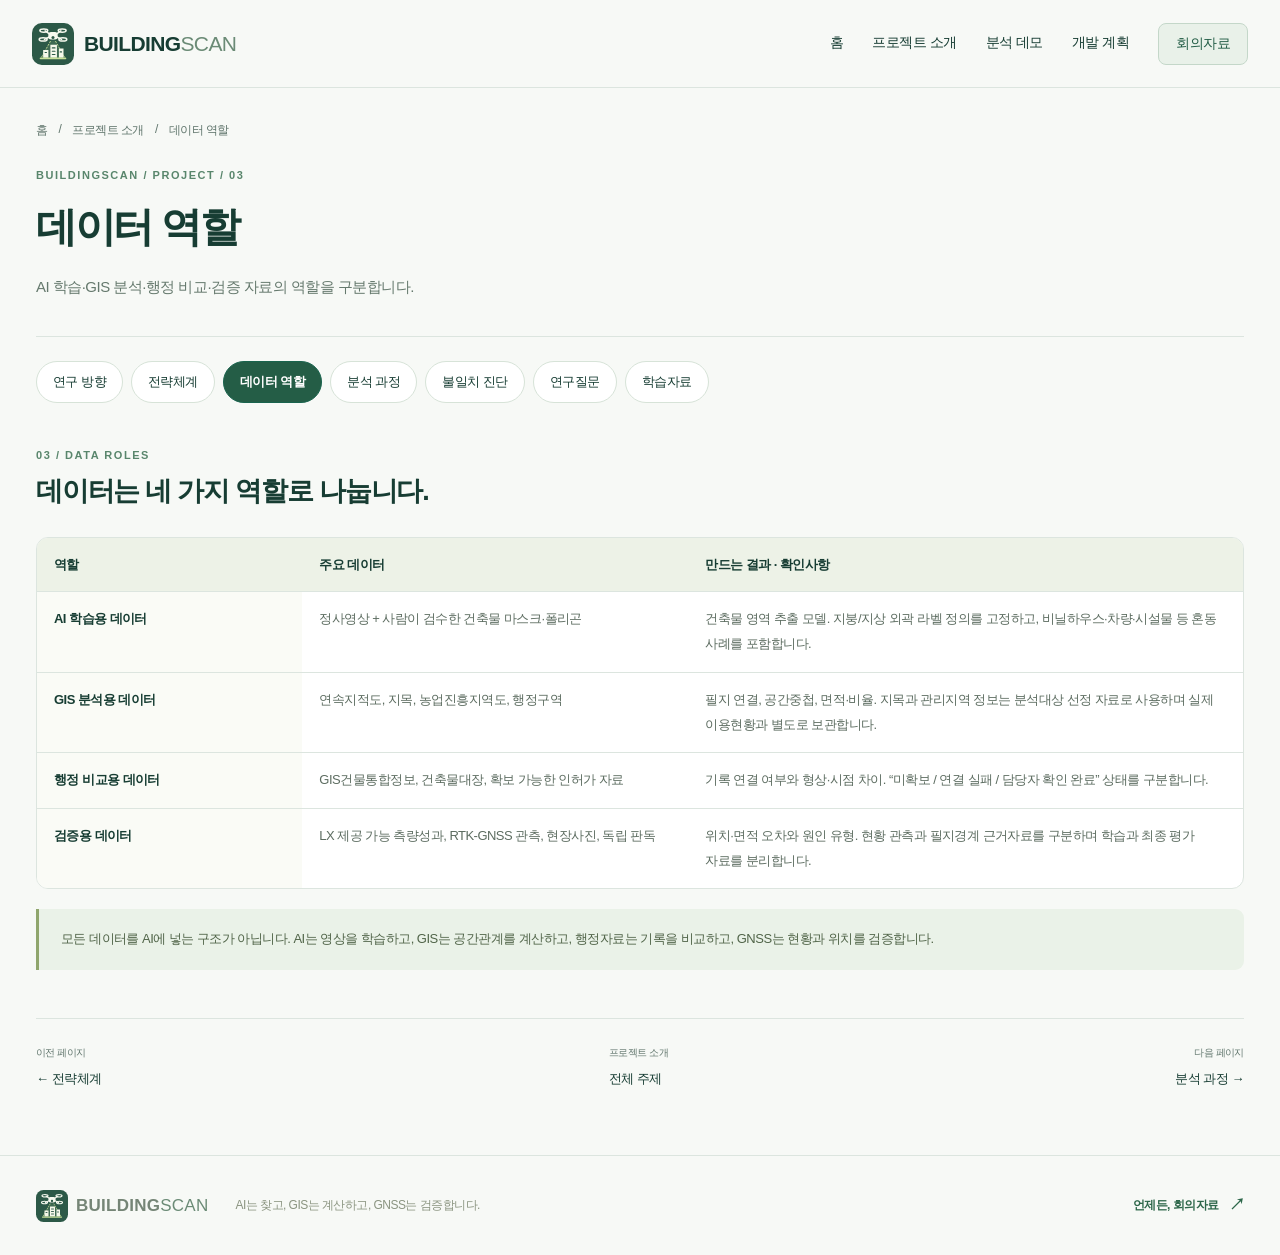
<file: project-data.html>
<!doctype html>
<html lang="ko">
  <head>
    <meta charset="UTF-8" />
    <meta name="viewport" content="width=device-width, initial-scale=1" />
    <meta
      name="description"
      content="AI·GIS·GNSS 기반 농지 건축물 점유 후보 탐지, 현황–기록 불일치 진단 및 검증행동 지원 연구."
    />
    <title>데이터 역할 | BUILDINGSCAN</title>
    <link rel="icon" type="image/svg+xml" href="building-scan-mark.svg" />
    <link rel="stylesheet" href="styles.css" />
    <link rel="stylesheet" href="research.css" />
    <link rel="stylesheet" href="theme.css" />
    <script src="app.js" defer></script>
  </head>
  <body>
    <a class="skip-link" href="#main-content">본문 바로가기</a>
    <header class="header">
      <a class="brand" href="index.html" aria-label="BUILDINGSCAN 홈"
        ><img
          class="brand-mark"
          src="building-scan-mark.svg"
          width="48"
          height="48"
          alt=""
        /><span class="brand-wordmark"
          >BUILDING<span class="brand-light">SCAN</span></span
        ></a
      >
      <nav aria-label="주요 메뉴">
        <a href="index.html">홈</a
        ><a href="project.html" aria-current="true">프로젝트 소개</a
        ><a href="analysis.html">분석 데모</a
        ><a href="roadmap.html">개발 계획</a
        ><a href="meeting.html">회의자료</a>
      </nav>
      <span class="header-draft">연구·개발계획 v0.2</span>
    </header>
    <main id="main-content" class="research-page">
<div class="page-intro"><div class="breadcrumb"><a href="index.html">홈</a><span aria-hidden="true">/</span><a href="project.html">프로젝트 소개</a><span aria-hidden="true">/</span><span>데이터 역할</span></div><div class="eyebrow">BUILDINGSCAN / PROJECT / 03</div><h1>데이터 역할</h1><p>AI 학습·GIS 분석·행정 비교·검증 자료의 역할을 구분합니다.</p></div><nav class="section-nav project-topics" aria-label="프로젝트 소개 주제">
<a href="project-purpose.html">연구 방향</a>
<a href="project-strategy.html">전략체계</a>
<a href="project-data.html" aria-current="page">데이터 역할</a>
<a href="project-pipeline.html">분석 과정</a>
<a href="project-diagnosis.html">불일치 진단</a>
<a href="project-questions.html">연구질문</a>
<a href="project-sources.html">학습자료</a>
</nav>
<section class="section research-section" id="data">
        <div class="section-heading">
          <div>
            <div class="eyebrow">03 / DATA ROLES</div>
            <h2>데이터는 네 가지 역할로 나눕니다.</h2>
          </div>
        </div>
        <div
          class="table-scroll"
          tabindex="0"
          role="region"
          aria-label="역할 상세표"
        >
          <table>
            <thead>
              <tr>
                <th scope="col">역할</th>
                <th scope="col">주요 데이터</th>
                <th scope="col">만드는 결과 · 확인사항</th>
              </tr>
            </thead>
            <tbody>
              <tr>
                <th scope="row">AI 학습용 데이터</th>
                <td>정사영상 + 사람이 검수한 건축물 마스크·폴리곤</td>
                <td>
                  건축물 영역 추출 모델. 지붕/지상 외곽 라벨 정의를 고정하고,
                  비닐하우스·차량·시설물 등 혼동 사례를 포함합니다.
                </td>
              </tr>
              <tr>
                <th scope="row">GIS 분석용 데이터</th>
                <td>연속지적도, 지목, 농업진흥지역도, 행정구역</td>
                <td>
                  필지 연결, 공간중첩, 면적·비율. 지목과 관리지역 정보는
                  분석대상 선정 자료로 사용하며 실제 이용현황과 별도로
                  보관합니다.
                </td>
              </tr>
              <tr>
                <th scope="row">행정 비교용 데이터</th>
                <td>GIS건물통합정보, 건축물대장, 확보 가능한 인허가 자료</td>
                <td>
                  기록 연결 여부와 형상·시점 차이. “미확보 / 연결 실패 / 담당자
                  확인 완료” 상태를 구분합니다.
                </td>
              </tr>
              <tr>
                <th scope="row">검증용 데이터</th>
                <td>
                  LX 제공 가능 측량성과, RTK-GNSS 관측, 현장사진, 독립 판독
                </td>
                <td>
                  위치·면적 오차와 원인 유형. 현황 관측과 필지경계 근거자료를
                  구분하며 학습과 최종 평가 자료를 분리합니다.
                </td>
              </tr>
            </tbody>
          </table>
        </div>
        <div class="research-note">
          모든 데이터를 AI에 넣는 구조가 아닙니다. AI는 영상을 학습하고, GIS는
          공간관계를 계산하고, 행정자료는 기록을 비교하고, GNSS는 현황과 위치를
          검증합니다.
        </div>
      </section>
<nav class="page-navigation" aria-label="페이지 이동"><a href="project-strategy.html"><small>이전 페이지</small><span>← 전략체계</span></a><a href="project.html"><small>프로젝트 소개</small><span>전체 주제</span></a><a href="project-pipeline.html"><small>다음 페이지</small><span>분석 과정 →</span></a></nav>
    </main>
    <footer>
      <a class="brand" href="index.html" aria-label="BUILDINGSCAN 홈"
        ><img
          class="brand-mark"
          src="building-scan-mark.svg"
          width="48"
          height="48"
          alt=""
        /><span class="brand-wordmark"
          >BUILDING<span class="brand-light">SCAN</span></span
        ></a
      >
      <p>AI는 찾고, GIS는 계산하고, GNSS는 검증합니다.</p>
      <a class="meeting-access" href="meeting.html">언제든, 회의자료 <span aria-hidden="true">↗</span></a>
    </footer>
  </body>
</html>
</file>
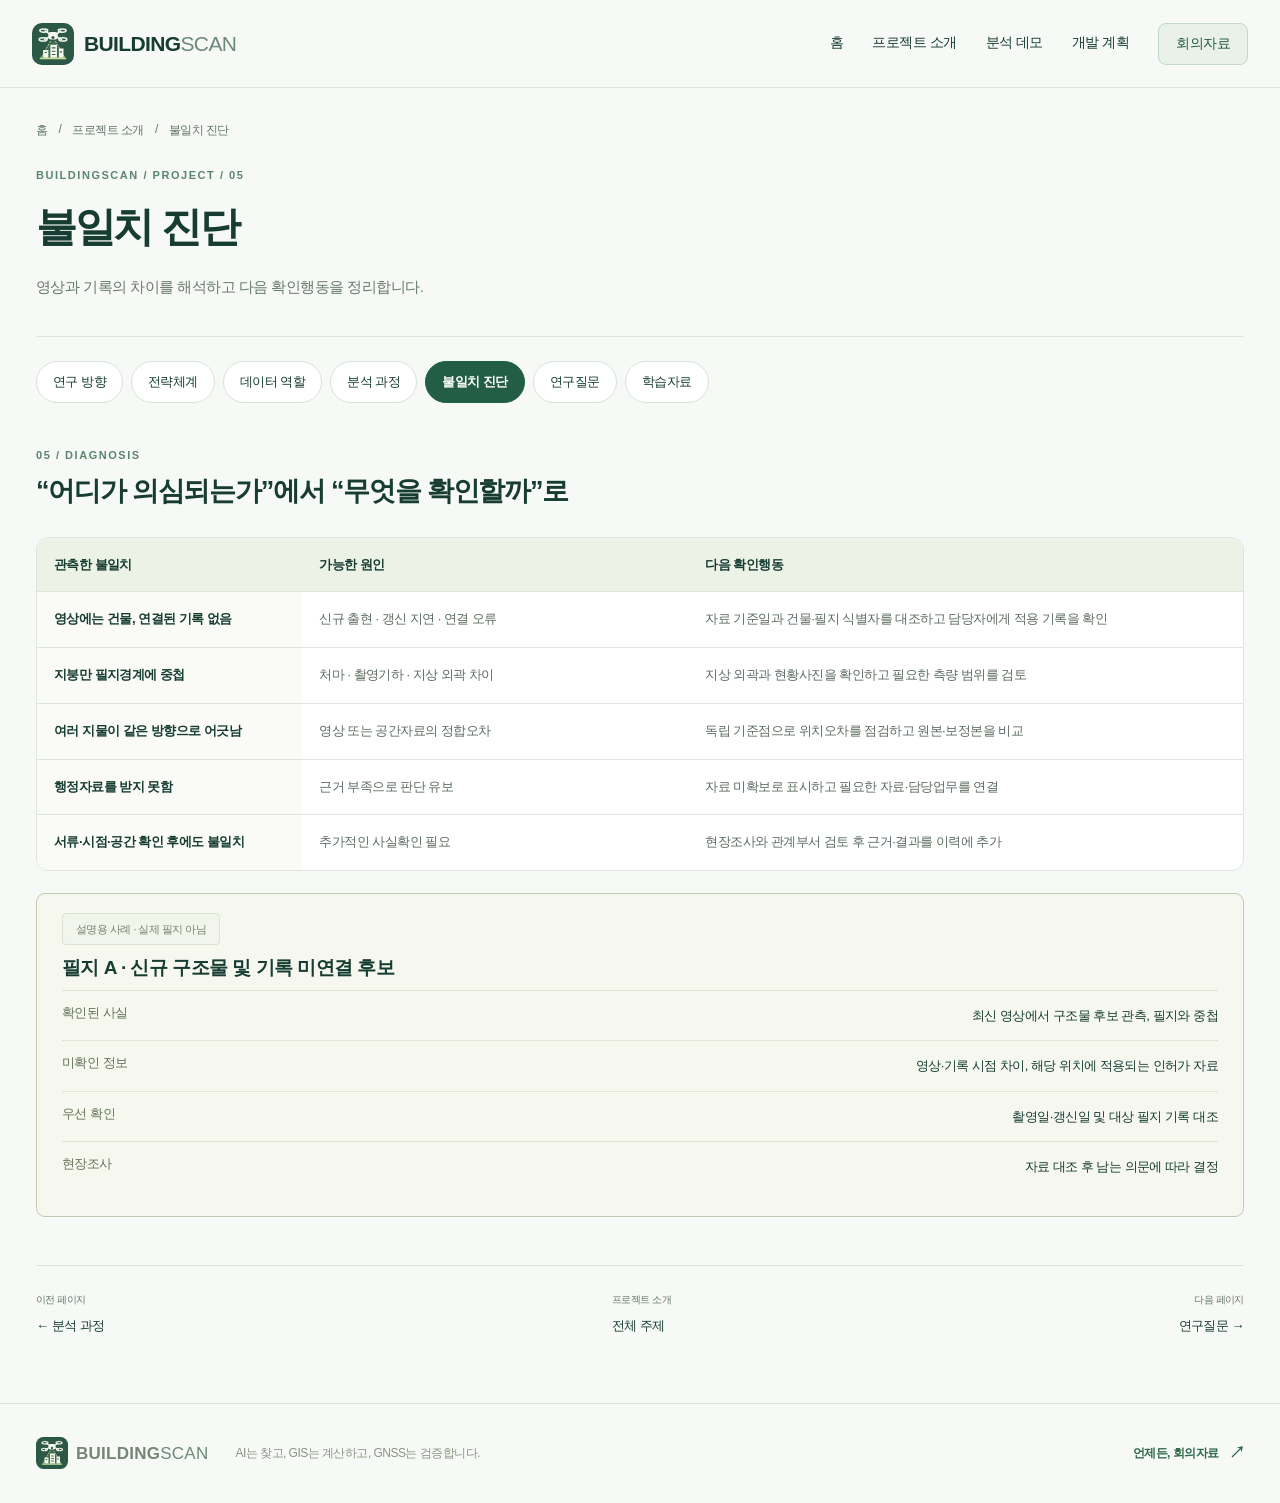
<file: project-diagnosis.html>
<!doctype html>
<html lang="ko">
  <head>
    <meta charset="UTF-8" />
    <meta name="viewport" content="width=device-width, initial-scale=1" />
    <meta
      name="description"
      content="AI·GIS·GNSS 기반 농지 건축물 점유 후보 탐지, 현황–기록 불일치 진단 및 검증행동 지원 연구."
    />
    <title>불일치 진단 | BUILDINGSCAN</title>
    <link rel="icon" type="image/svg+xml" href="building-scan-mark.svg" />
    <link rel="stylesheet" href="styles.css" />
    <link rel="stylesheet" href="research.css" />
    <link rel="stylesheet" href="theme.css" />
    <script src="app.js" defer></script>
  </head>
  <body>
    <a class="skip-link" href="#main-content">본문 바로가기</a>
    <header class="header">
      <a class="brand" href="index.html" aria-label="BUILDINGSCAN 홈"
        ><img
          class="brand-mark"
          src="building-scan-mark.svg"
          width="48"
          height="48"
          alt=""
        /><span class="brand-wordmark"
          >BUILDING<span class="brand-light">SCAN</span></span
        ></a
      >
      <nav aria-label="주요 메뉴">
        <a href="index.html">홈</a
        ><a href="project.html" aria-current="true">프로젝트 소개</a
        ><a href="analysis.html">분석 데모</a
        ><a href="roadmap.html">개발 계획</a
        ><a href="meeting.html">회의자료</a>
      </nav>
      <span class="header-draft">연구·개발계획 v0.2</span>
    </header>
    <main id="main-content" class="research-page">
<div class="page-intro"><div class="breadcrumb"><a href="index.html">홈</a><span aria-hidden="true">/</span><a href="project.html">프로젝트 소개</a><span aria-hidden="true">/</span><span>불일치 진단</span></div><div class="eyebrow">BUILDINGSCAN / PROJECT / 05</div><h1>불일치 진단</h1><p>영상과 기록의 차이를 해석하고 다음 확인행동을 정리합니다.</p></div><nav class="section-nav project-topics" aria-label="프로젝트 소개 주제">
<a href="project-purpose.html">연구 방향</a>
<a href="project-strategy.html">전략체계</a>
<a href="project-data.html">데이터 역할</a>
<a href="project-pipeline.html">분석 과정</a>
<a href="project-diagnosis.html" aria-current="page">불일치 진단</a>
<a href="project-questions.html">연구질문</a>
<a href="project-sources.html">학습자료</a>
</nav>
<section class="section research-section" id="diagnosis">
        <div class="section-heading">
          <div>
            <div class="eyebrow">05 / DIAGNOSIS</div>
            <h2>“어디가 의심되는가”에서 “무엇을 확인할까”로</h2>
          </div>
        </div>
        <div
          class="table-scroll"
          tabindex="0"
          role="region"
          aria-label="관측한 불일치 상세표"
        >
          <table>
            <thead>
              <tr>
                <th scope="col">관측한 불일치</th>
                <th scope="col">가능한 원인</th>
                <th scope="col">다음 확인행동</th>
              </tr>
            </thead>
            <tbody>
              <tr>
                <th scope="row">영상에는 건물, 연결된 기록 없음</th>
                <td>신규 출현 · 갱신 지연 · 연결 오류</td>
                <td>
                  자료 기준일과 건물·필지 식별자를 대조하고 담당자에게 적용
                  기록을 확인
                </td>
              </tr>
              <tr>
                <th scope="row">지붕만 필지경계에 중첩</th>
                <td>처마 · 촬영기하 · 지상 외곽 차이</td>
                <td>지상 외곽과 현황사진을 확인하고 필요한 측량 범위를 검토</td>
              </tr>
              <tr>
                <th scope="row">여러 지물이 같은 방향으로 어긋남</th>
                <td>영상 또는 공간자료의 정합오차</td>
                <td>독립 기준점으로 위치오차를 점검하고 원본·보정본을 비교</td>
              </tr>
              <tr>
                <th scope="row">행정자료를 받지 못함</th>
                <td>근거 부족으로 판단 유보</td>
                <td>자료 미확보로 표시하고 필요한 자료·담당업무를 연결</td>
              </tr>
              <tr>
                <th scope="row">서류·시점·공간 확인 후에도 불일치</th>
                <td>추가적인 사실확인 필요</td>
                <td>현장조사와 관계부서 검토 후 근거·결과를 이력에 추가</td>
              </tr>
            </tbody>
          </table>
        </div>
        <div class="case-card">
          <span class="outline-badge">설명용 사례 · 실제 필지 아님</span>
          <h3>필지 A · 신규 구조물 및 기록 미연결 후보</h3>
          <dl>
            <div>
              <dt>확인된 사실</dt>
              <dd>최신 영상에서 구조물 후보 관측, 필지와 중첩</dd>
            </div>
            <div>
              <dt>미확인 정보</dt>
              <dd>영상·기록 시점 차이, 해당 위치에 적용되는 인허가 자료</dd>
            </div>
            <div>
              <dt>우선 확인</dt>
              <dd>촬영일·갱신일 및 대상 필지 기록 대조</dd>
            </div>
            <div>
              <dt>현장조사</dt>
              <dd>자료 대조 후 남는 의문에 따라 결정</dd>
            </div>
          </dl>
        </div>
      </section>
<nav class="page-navigation" aria-label="페이지 이동"><a href="project-pipeline.html"><small>이전 페이지</small><span>← 분석 과정</span></a><a href="project.html"><small>프로젝트 소개</small><span>전체 주제</span></a><a href="project-questions.html"><small>다음 페이지</small><span>연구질문 →</span></a></nav>
    </main>
    <footer>
      <a class="brand" href="index.html" aria-label="BUILDINGSCAN 홈"
        ><img
          class="brand-mark"
          src="building-scan-mark.svg"
          width="48"
          height="48"
          alt=""
        /><span class="brand-wordmark"
          >BUILDING<span class="brand-light">SCAN</span></span
        ></a
      >
      <p>AI는 찾고, GIS는 계산하고, GNSS는 검증합니다.</p>
      <a class="meeting-access" href="meeting.html">언제든, 회의자료 <span aria-hidden="true">↗</span></a>
    </footer>
  </body>
</html>
</file>
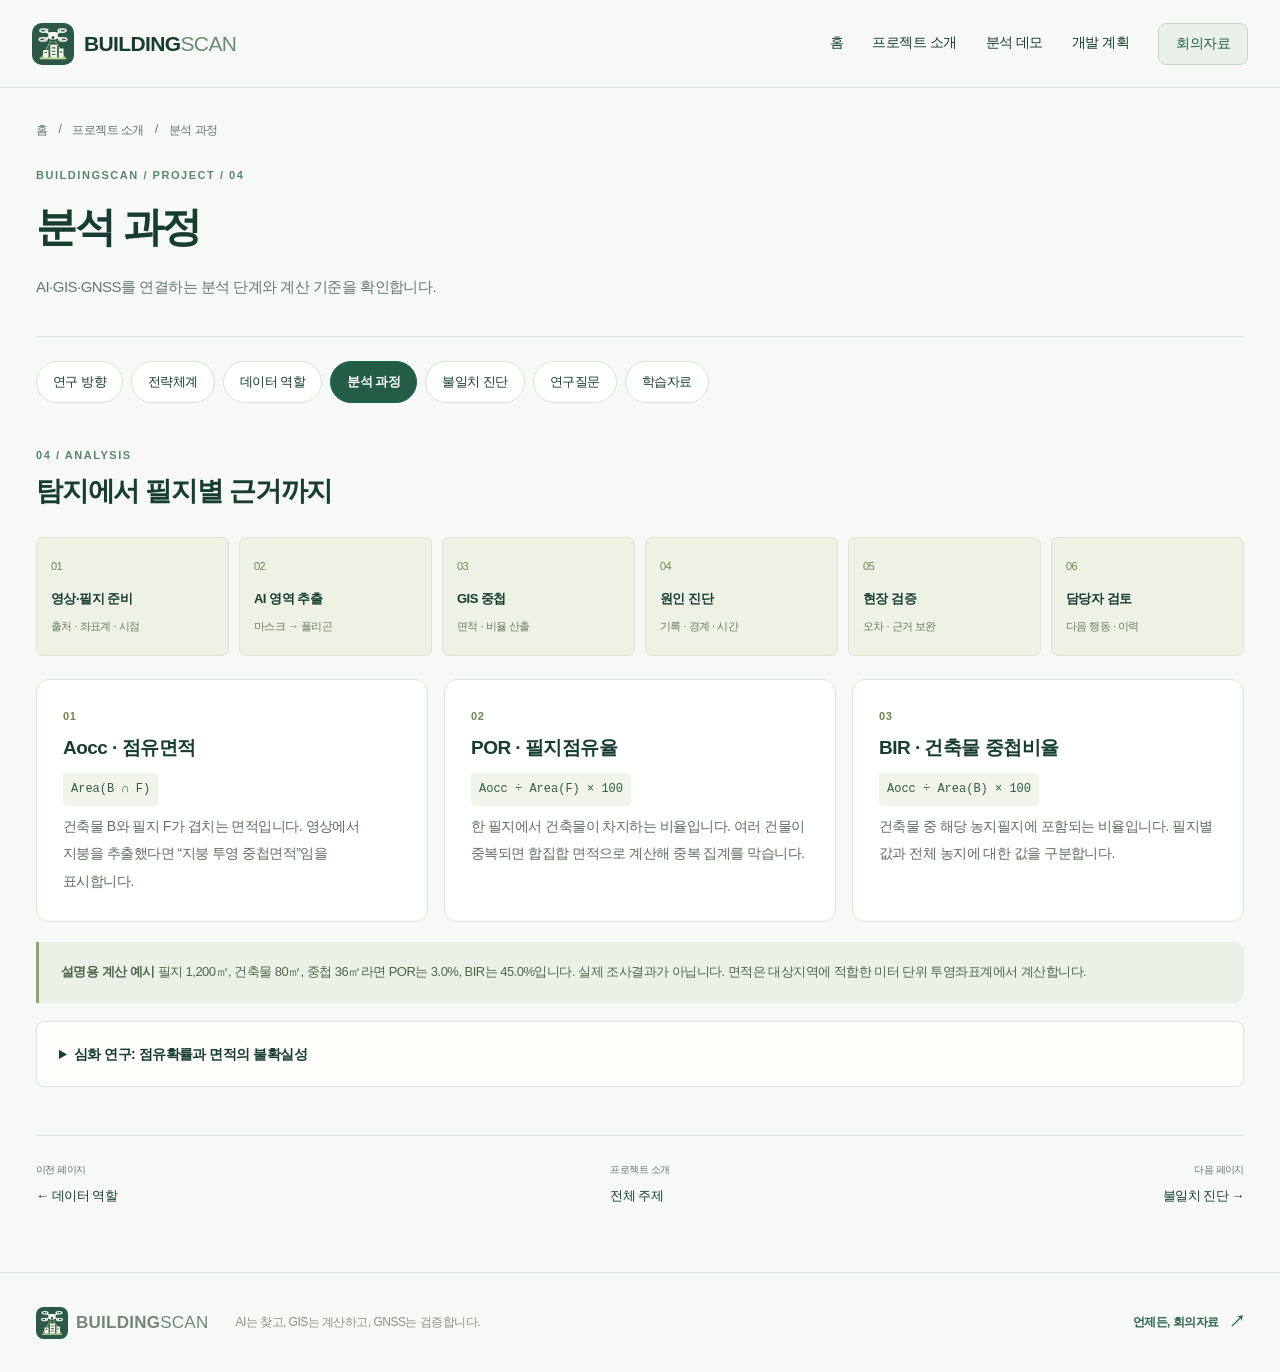
<file: project-pipeline.html>
<!doctype html>
<html lang="ko">
  <head>
    <meta charset="UTF-8" />
    <meta name="viewport" content="width=device-width, initial-scale=1" />
    <meta
      name="description"
      content="AI·GIS·GNSS 기반 농지 건축물 점유 후보 탐지, 현황–기록 불일치 진단 및 검증행동 지원 연구."
    />
    <title>분석 과정 | BUILDINGSCAN</title>
    <link rel="icon" type="image/svg+xml" href="building-scan-mark.svg" />
    <link rel="stylesheet" href="styles.css" />
    <link rel="stylesheet" href="research.css" />
    <link rel="stylesheet" href="theme.css" />
    <script src="app.js" defer></script>
  </head>
  <body>
    <a class="skip-link" href="#main-content">본문 바로가기</a>
    <header class="header">
      <a class="brand" href="index.html" aria-label="BUILDINGSCAN 홈"
        ><img
          class="brand-mark"
          src="building-scan-mark.svg"
          width="48"
          height="48"
          alt=""
        /><span class="brand-wordmark"
          >BUILDING<span class="brand-light">SCAN</span></span
        ></a
      >
      <nav aria-label="주요 메뉴">
        <a href="index.html">홈</a
        ><a href="project.html" aria-current="true">프로젝트 소개</a
        ><a href="analysis.html">분석 데모</a
        ><a href="roadmap.html">개발 계획</a
        ><a href="meeting.html">회의자료</a>
      </nav>
      <span class="header-draft">연구·개발계획 v0.2</span>
    </header>
    <main id="main-content" class="research-page">
<div class="page-intro"><div class="breadcrumb"><a href="index.html">홈</a><span aria-hidden="true">/</span><a href="project.html">프로젝트 소개</a><span aria-hidden="true">/</span><span>분석 과정</span></div><div class="eyebrow">BUILDINGSCAN / PROJECT / 04</div><h1>분석 과정</h1><p>AI·GIS·GNSS를 연결하는 분석 단계와 계산 기준을 확인합니다.</p></div><nav class="section-nav project-topics" aria-label="프로젝트 소개 주제">
<a href="project-purpose.html">연구 방향</a>
<a href="project-strategy.html">전략체계</a>
<a href="project-data.html">데이터 역할</a>
<a href="project-pipeline.html" aria-current="page">분석 과정</a>
<a href="project-diagnosis.html">불일치 진단</a>
<a href="project-questions.html">연구질문</a>
<a href="project-sources.html">학습자료</a>
</nav>
<section class="section research-section" id="pipeline">
        <div class="section-heading">
          <div>
            <div class="eyebrow">04 / ANALYSIS</div>
            <h2>탐지에서 필지별 근거까지</h2>
          </div>
        </div>
        <ol class="flow-steps">
          <li><b>영상·필지 준비</b><span>출처 · 좌표계 · 시점</span></li>
          <li><b>AI 영역 추출</b><span>마스크 → 폴리곤</span></li>
          <li><b>GIS 중첩</b><span>면적 · 비율 산출</span></li>
          <li><b>원인 진단</b><span>기록 · 경계 · 시간</span></li>
          <li><b>현장 검증</b><span>오차 · 근거 보완</span></li>
          <li><b>담당자 검토</b><span>다음 행동 · 이력</span></li>
        </ol>
        <div class="research-cards">
          <article>
            <span class="card-number">01</span>
            <h3>Aocc · 점유면적</h3>
            <p>
              <code>Area(B ∩ F)</code><br />건축물 B와 필지 F가 겹치는
              면적입니다. 영상에서 지붕을 추출했다면 “지붕 투영 중첩면적”임을
              표시합니다.
            </p>
          </article>
          <article>
            <span class="card-number">02</span>
            <h3>POR · 필지점유율</h3>
            <p>
              <code>Aocc ÷ Area(F) × 100</code><br />한 필지에서 건축물이
              차지하는 비율입니다. 여러 건물이 중복되면 합집합 면적으로 계산해
              중복 집계를 막습니다.
            </p>
          </article>
          <article>
            <span class="card-number">03</span>
            <h3>BIR · 건축물 중첩비율</h3>
            <p>
              <code>Aocc ÷ Area(B) × 100</code><br />건축물 중 해당 농지필지에
              포함되는 비율입니다. 필지별 값과 전체 농지에 대한 값을 구분합니다.
            </p>
          </article>
        </div>
        <div class="research-note">
          <strong>설명용 계산 예시</strong> 필지 1,200㎡, 건축물 80㎡, 중첩
          36㎡라면 POR는 3.0%, BIR는 45.0%입니다. 실제 조사결과가 아닙니다.
          면적은 대상지역에 적합한 미터 단위 투영좌표계에서 계산합니다.
        </div>
        <details class="research-detail">
          <summary>심화 연구: 점유확률과 면적의 불확실성</summary>
          <p>
            독립 기준점에서 추정한 위치오차 분포를 바탕으로 공간중첩을 반복
            계산합니다. N번 중첩면적 Aₖ 중 기준면적 τ를 넘는 비율
            <code>Pocc = Σ I(Aₖ &gt; τ) / N</code>과 면적 분포의 2.5~97.5 백분위
            범위를 함께 제시합니다.
          </p>
          <p>
            이 범위는 우선
            <strong>가정한 오차모형에 따른 95% 모의구간</strong>으로 부릅니다.
            실제 점유확률이나 통계적 신뢰구간으로 해석하려면 독립 검증자료에
            대한 보정·포함률 평가가 필요합니다. 영상과 필지 오차의 상관관계, AI
            경계오차, 지붕–벽체 차이를 따로 검토합니다.
          </p>
          <p>
            의심 건물에 맞춰 지적경계를 옮기지 않습니다. 원본과 분석용 보정본을
            분리하고, GNSS 현황 관측을 필지의 법적 경계 확정과 혼동하지
            않습니다.
          </p>
        </details>
      </section>
<nav class="page-navigation" aria-label="페이지 이동"><a href="project-data.html"><small>이전 페이지</small><span>← 데이터 역할</span></a><a href="project.html"><small>프로젝트 소개</small><span>전체 주제</span></a><a href="project-diagnosis.html"><small>다음 페이지</small><span>불일치 진단 →</span></a></nav>
    </main>
    <footer>
      <a class="brand" href="index.html" aria-label="BUILDINGSCAN 홈"
        ><img
          class="brand-mark"
          src="building-scan-mark.svg"
          width="48"
          height="48"
          alt=""
        /><span class="brand-wordmark"
          >BUILDING<span class="brand-light">SCAN</span></span
        ></a
      >
      <p>AI는 찾고, GIS는 계산하고, GNSS는 검증합니다.</p>
      <a class="meeting-access" href="meeting.html">언제든, 회의자료 <span aria-hidden="true">↗</span></a>
    </footer>
  </body>
</html>
</file>
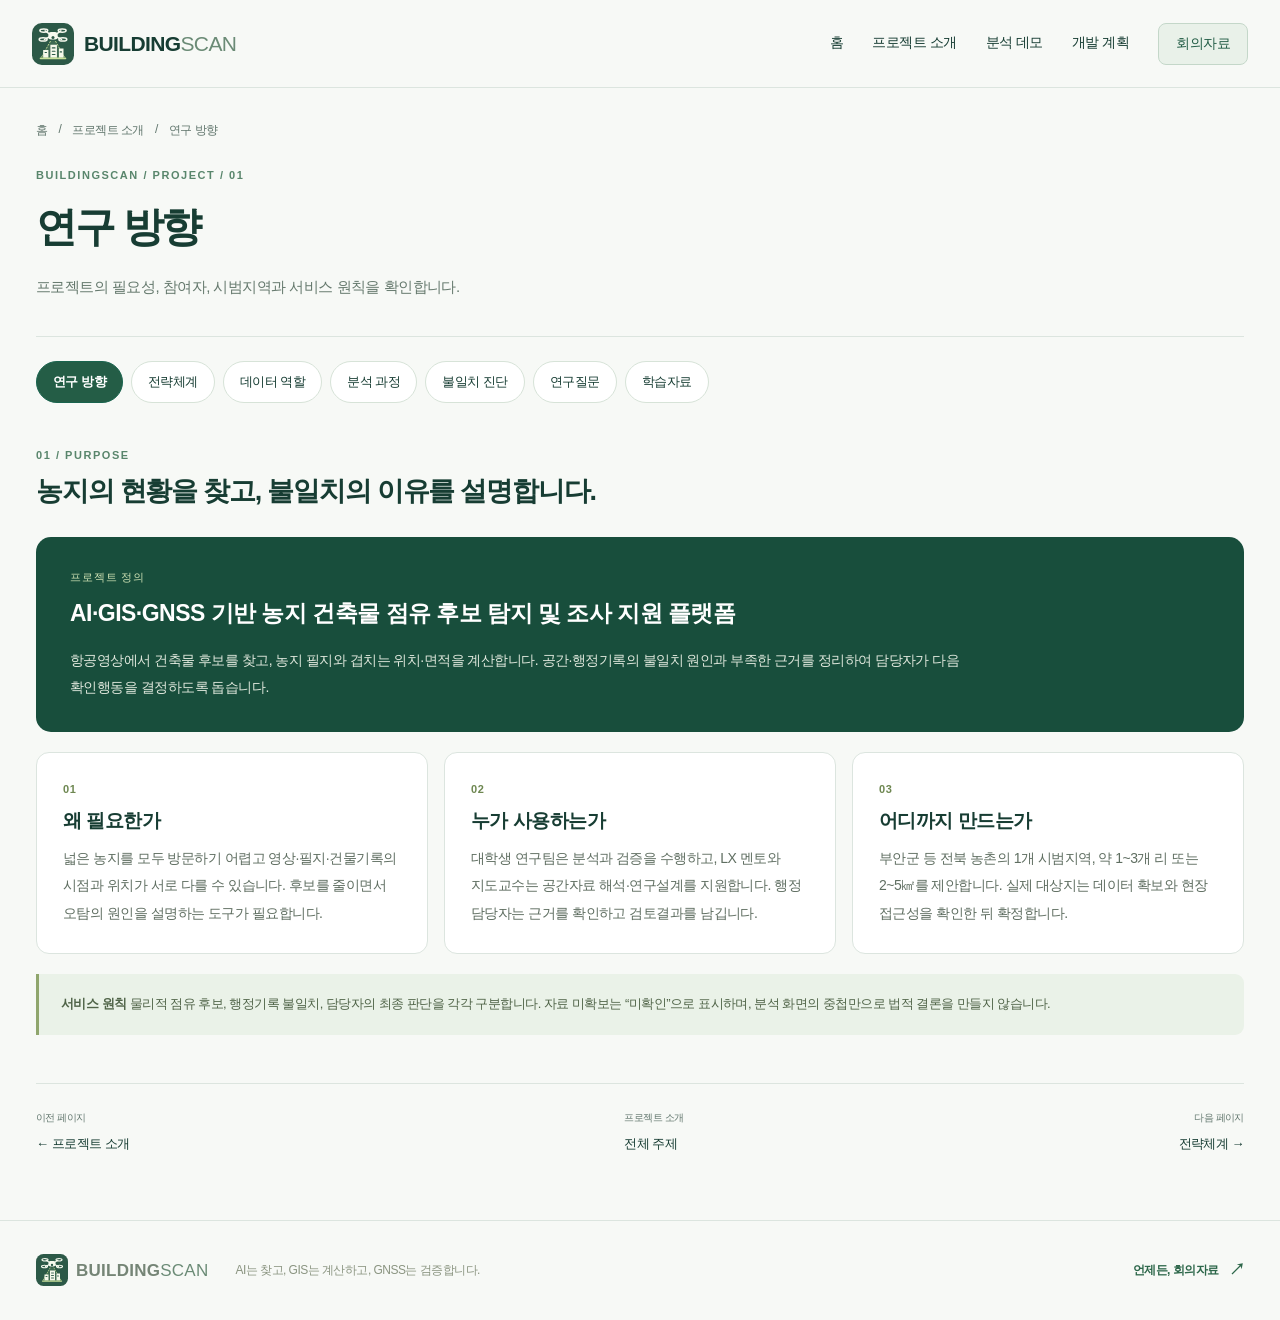
<file: project-purpose.html>
<!doctype html>
<html lang="ko">
  <head>
    <meta charset="UTF-8" />
    <meta name="viewport" content="width=device-width, initial-scale=1" />
    <meta
      name="description"
      content="AI·GIS·GNSS 기반 농지 건축물 점유 후보 탐지, 현황–기록 불일치 진단 및 검증행동 지원 연구."
    />
    <title>연구 방향 | BUILDINGSCAN</title>
    <link rel="icon" type="image/svg+xml" href="building-scan-mark.svg" />
    <link rel="stylesheet" href="styles.css" />
    <link rel="stylesheet" href="research.css" />
    <link rel="stylesheet" href="theme.css" />
    <script src="app.js" defer></script>
  </head>
  <body>
    <a class="skip-link" href="#main-content">본문 바로가기</a>
    <header class="header">
      <a class="brand" href="index.html" aria-label="BUILDINGSCAN 홈"
        ><img
          class="brand-mark"
          src="building-scan-mark.svg"
          width="48"
          height="48"
          alt=""
        /><span class="brand-wordmark"
          >BUILDING<span class="brand-light">SCAN</span></span
        ></a
      >
      <nav aria-label="주요 메뉴">
        <a href="index.html">홈</a
        ><a href="project.html" aria-current="true">프로젝트 소개</a
        ><a href="analysis.html">분석 데모</a
        ><a href="roadmap.html">개발 계획</a
        ><a href="meeting.html">회의자료</a>
      </nav>
      <span class="header-draft">연구·개발계획 v0.2</span>
    </header>
    <main id="main-content" class="research-page">
<div class="page-intro"><div class="breadcrumb"><a href="index.html">홈</a><span aria-hidden="true">/</span><a href="project.html">프로젝트 소개</a><span aria-hidden="true">/</span><span>연구 방향</span></div><div class="eyebrow">BUILDINGSCAN / PROJECT / 01</div><h1>연구 방향</h1><p>프로젝트의 필요성, 참여자, 시범지역과 서비스 원칙을 확인합니다.</p></div><nav class="section-nav project-topics" aria-label="프로젝트 소개 주제">
<a href="project-purpose.html" aria-current="page">연구 방향</a>
<a href="project-strategy.html">전략체계</a>
<a href="project-data.html">데이터 역할</a>
<a href="project-pipeline.html">분석 과정</a>
<a href="project-diagnosis.html">불일치 진단</a>
<a href="project-questions.html">연구질문</a>
<a href="project-sources.html">학습자료</a>
</nav>
<section class="section research-section" id="purpose">
        <div class="section-heading">
          <div>
            <div class="eyebrow">01 / PURPOSE</div>
            <h2>농지의 현황을 찾고, 불일치의 이유를 설명합니다.</h2>
          </div>
        </div>
        <div class="mission-panel">
          <span>프로젝트 정의</span>
          <h3>
            AI·GIS·GNSS 기반 농지 건축물 점유 후보 탐지 및 조사 지원 플랫폼
          </h3>
          <p>
            항공영상에서 건축물 후보를 찾고, 농지 필지와 겹치는 위치·면적을
            계산합니다. 공간·행정기록의 불일치 원인과 부족한 근거를 정리하여
            담당자가 다음 확인행동을 결정하도록 돕습니다.
          </p>
        </div>
        <div class="research-cards">
          <article>
            <span class="card-number">01</span>
            <h3>왜 필요한가</h3>
            <p>
              넓은 농지를 모두 방문하기 어렵고 영상·필지·건물기록의 시점과
              위치가 서로 다를 수 있습니다. 후보를 줄이면서 오탐의 원인을
              설명하는 도구가 필요합니다.
            </p>
          </article>
          <article>
            <span class="card-number">02</span>
            <h3>누가 사용하는가</h3>
            <p>
              대학생 연구팀은 분석과 검증을 수행하고, LX 멘토와 지도교수는
              공간자료 해석·연구설계를 지원합니다. 행정 담당자는 근거를 확인하고
              검토결과를 남깁니다.
            </p>
          </article>
          <article>
            <span class="card-number">03</span>
            <h3>어디까지 만드는가</h3>
            <p>
              부안군 등 전북 농촌의 1개 시범지역, 약 1~3개 리 또는 2~5㎢를
              제안합니다. 실제 대상지는 데이터 확보와 현장 접근성을 확인한 뒤
              확정합니다.
            </p>
          </article>
        </div>
        <div class="research-note">
          <strong>서비스 원칙</strong> 물리적 점유 후보, 행정기록 불일치,
          담당자의 최종 판단을 각각 구분합니다. 자료 미확보는 “미확인”으로
          표시하며, 분석 화면의 중첩만으로 법적 결론을 만들지 않습니다.
        </div>
      </section>
<nav class="page-navigation" aria-label="페이지 이동"><a href="project.html"><small>이전 페이지</small><span>← 프로젝트 소개</span></a><a href="project.html"><small>프로젝트 소개</small><span>전체 주제</span></a><a href="project-strategy.html"><small>다음 페이지</small><span>전략체계 →</span></a></nav>
    </main>
    <footer>
      <a class="brand" href="index.html" aria-label="BUILDINGSCAN 홈"
        ><img
          class="brand-mark"
          src="building-scan-mark.svg"
          width="48"
          height="48"
          alt=""
        /><span class="brand-wordmark"
          >BUILDING<span class="brand-light">SCAN</span></span
        ></a
      >
      <p>AI는 찾고, GIS는 계산하고, GNSS는 검증합니다.</p>
      <a class="meeting-access" href="meeting.html">언제든, 회의자료 <span aria-hidden="true">↗</span></a>
    </footer>
  </body>
</html>
</file>
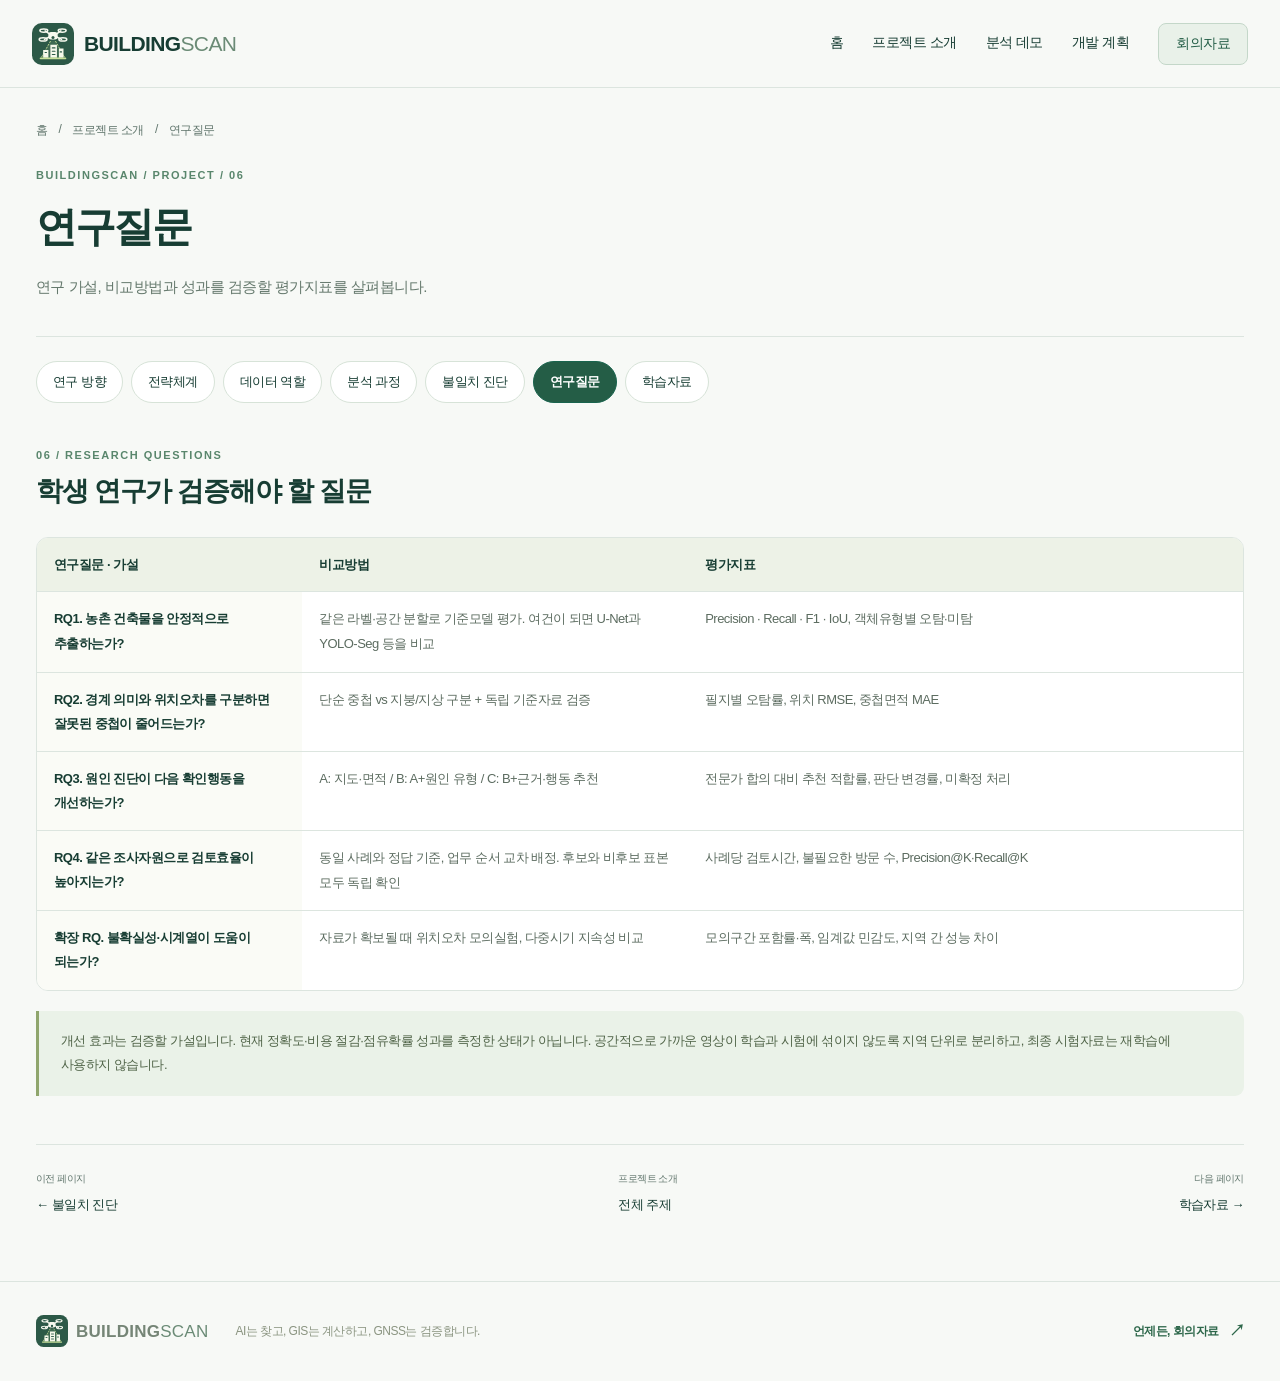
<file: project-questions.html>
<!doctype html>
<html lang="ko">
  <head>
    <meta charset="UTF-8" />
    <meta name="viewport" content="width=device-width, initial-scale=1" />
    <meta
      name="description"
      content="AI·GIS·GNSS 기반 농지 건축물 점유 후보 탐지, 현황–기록 불일치 진단 및 검증행동 지원 연구."
    />
    <title>연구질문 | BUILDINGSCAN</title>
    <link rel="icon" type="image/svg+xml" href="building-scan-mark.svg" />
    <link rel="stylesheet" href="styles.css" />
    <link rel="stylesheet" href="research.css" />
    <link rel="stylesheet" href="theme.css" />
    <script src="app.js" defer></script>
  </head>
  <body>
    <a class="skip-link" href="#main-content">본문 바로가기</a>
    <header class="header">
      <a class="brand" href="index.html" aria-label="BUILDINGSCAN 홈"
        ><img
          class="brand-mark"
          src="building-scan-mark.svg"
          width="48"
          height="48"
          alt=""
        /><span class="brand-wordmark"
          >BUILDING<span class="brand-light">SCAN</span></span
        ></a
      >
      <nav aria-label="주요 메뉴">
        <a href="index.html">홈</a
        ><a href="project.html" aria-current="true">프로젝트 소개</a
        ><a href="analysis.html">분석 데모</a
        ><a href="roadmap.html">개발 계획</a
        ><a href="meeting.html">회의자료</a>
      </nav>
      <span class="header-draft">연구·개발계획 v0.2</span>
    </header>
    <main id="main-content" class="research-page">
<div class="page-intro"><div class="breadcrumb"><a href="index.html">홈</a><span aria-hidden="true">/</span><a href="project.html">프로젝트 소개</a><span aria-hidden="true">/</span><span>연구질문</span></div><div class="eyebrow">BUILDINGSCAN / PROJECT / 06</div><h1>연구질문</h1><p>연구 가설, 비교방법과 성과를 검증할 평가지표를 살펴봅니다.</p></div><nav class="section-nav project-topics" aria-label="프로젝트 소개 주제">
<a href="project-purpose.html">연구 방향</a>
<a href="project-strategy.html">전략체계</a>
<a href="project-data.html">데이터 역할</a>
<a href="project-pipeline.html">분석 과정</a>
<a href="project-diagnosis.html">불일치 진단</a>
<a href="project-questions.html" aria-current="page">연구질문</a>
<a href="project-sources.html">학습자료</a>
</nav>
<section class="section research-section" id="questions">
        <div class="section-heading">
          <div>
            <div class="eyebrow">06 / RESEARCH QUESTIONS</div>
            <h2>학생 연구가 검증해야 할 질문</h2>
          </div>
        </div>
        <div
          class="table-scroll"
          tabindex="0"
          role="region"
          aria-label="연구질문 · 가설 상세표"
        >
          <table>
            <thead>
              <tr>
                <th scope="col">연구질문 · 가설</th>
                <th scope="col">비교방법</th>
                <th scope="col">평가지표</th>
              </tr>
            </thead>
            <tbody>
              <tr>
                <th scope="row">RQ1. 농촌 건축물을 안정적으로 추출하는가?</th>
                <td>
                  같은 라벨·공간 분할로 기준모델 평가. 여건이 되면 U-Net과
                  YOLO-Seg 등을 비교
                </td>
                <td>Precision · Recall · F1 · IoU, 객체유형별 오탐·미탐</td>
              </tr>
              <tr>
                <th scope="row">
                  RQ2. 경계 의미와 위치오차를 구분하면 잘못된 중첩이 줄어드는가?
                </th>
                <td>단순 중첩 vs 지붕/지상 구분 + 독립 기준자료 검증</td>
                <td>필지별 오탐률, 위치 RMSE, 중첩면적 MAE</td>
              </tr>
              <tr>
                <th scope="row">
                  RQ3. 원인 진단이 다음 확인행동을 개선하는가?
                </th>
                <td>A: 지도·면적 / B: A+원인 유형 / C: B+근거·행동 추천</td>
                <td>전문가 합의 대비 추천 적합률, 판단 변경률, 미확정 처리</td>
              </tr>
              <tr>
                <th scope="row">
                  RQ4. 같은 조사자원으로 검토효율이 높아지는가?
                </th>
                <td>
                  동일 사례와 정답 기준, 업무 순서 교차 배정. 후보와 비후보 표본
                  모두 독립 확인
                </td>
                <td>사례당 검토시간, 불필요한 방문 수, Precision@K·Recall@K</td>
              </tr>
              <tr>
                <th scope="row">확장 RQ. 불확실성·시계열이 도움이 되는가?</th>
                <td>
                  자료가 확보될 때 위치오차 모의실험, 다중시기 지속성 비교
                </td>
                <td>모의구간 포함률·폭, 임계값 민감도, 지역 간 성능 차이</td>
              </tr>
            </tbody>
          </table>
        </div>
        <div class="research-note">
          개선 효과는 검증할 가설입니다. 현재 정확도·비용 절감·점유확률 성과를
          측정한 상태가 아닙니다. 공간적으로 가까운 영상이 학습과 시험에 섞이지
          않도록 지역 단위로 분리하고, 최종 시험자료는 재학습에 사용하지
          않습니다.
        </div>
      </section>
<nav class="page-navigation" aria-label="페이지 이동"><a href="project-diagnosis.html"><small>이전 페이지</small><span>← 불일치 진단</span></a><a href="project.html"><small>프로젝트 소개</small><span>전체 주제</span></a><a href="project-sources.html"><small>다음 페이지</small><span>학습자료 →</span></a></nav>
    </main>
    <footer>
      <a class="brand" href="index.html" aria-label="BUILDINGSCAN 홈"
        ><img
          class="brand-mark"
          src="building-scan-mark.svg"
          width="48"
          height="48"
          alt=""
        /><span class="brand-wordmark"
          >BUILDING<span class="brand-light">SCAN</span></span
        ></a
      >
      <p>AI는 찾고, GIS는 계산하고, GNSS는 검증합니다.</p>
      <a class="meeting-access" href="meeting.html">언제든, 회의자료 <span aria-hidden="true">↗</span></a>
    </footer>
  </body>
</html>
</file>
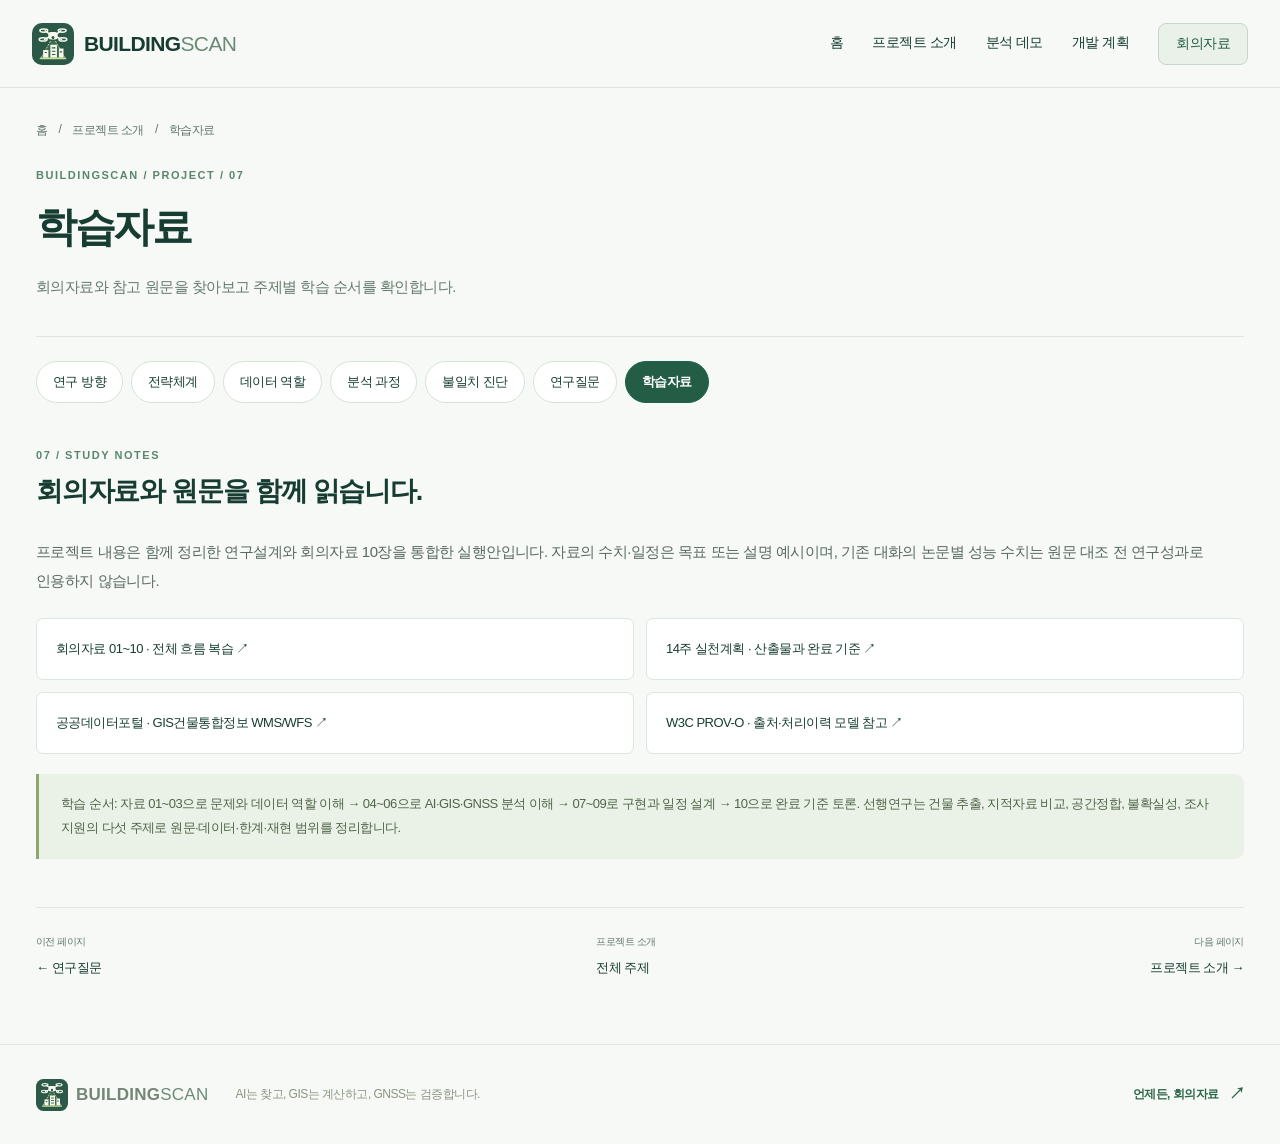
<file: project-sources.html>
<!doctype html>
<html lang="ko">
  <head>
    <meta charset="UTF-8" />
    <meta name="viewport" content="width=device-width, initial-scale=1" />
    <meta
      name="description"
      content="AI·GIS·GNSS 기반 농지 건축물 점유 후보 탐지, 현황–기록 불일치 진단 및 검증행동 지원 연구."
    />
    <title>학습자료 | BUILDINGSCAN</title>
    <link rel="icon" type="image/svg+xml" href="building-scan-mark.svg" />
    <link rel="stylesheet" href="styles.css" />
    <link rel="stylesheet" href="research.css" />
    <link rel="stylesheet" href="theme.css" />
    <script src="app.js" defer></script>
  </head>
  <body>
    <a class="skip-link" href="#main-content">본문 바로가기</a>
    <header class="header">
      <a class="brand" href="index.html" aria-label="BUILDINGSCAN 홈"
        ><img
          class="brand-mark"
          src="building-scan-mark.svg"
          width="48"
          height="48"
          alt=""
        /><span class="brand-wordmark"
          >BUILDING<span class="brand-light">SCAN</span></span
        ></a
      >
      <nav aria-label="주요 메뉴">
        <a href="index.html">홈</a
        ><a href="project.html" aria-current="true">프로젝트 소개</a
        ><a href="analysis.html">분석 데모</a
        ><a href="roadmap.html">개발 계획</a
        ><a href="meeting.html">회의자료</a>
      </nav>
      <span class="header-draft">연구·개발계획 v0.2</span>
    </header>
    <main id="main-content" class="research-page">
<div class="page-intro"><div class="breadcrumb"><a href="index.html">홈</a><span aria-hidden="true">/</span><a href="project.html">프로젝트 소개</a><span aria-hidden="true">/</span><span>학습자료</span></div><div class="eyebrow">BUILDINGSCAN / PROJECT / 07</div><h1>학습자료</h1><p>회의자료와 참고 원문을 찾아보고 주제별 학습 순서를 확인합니다.</p></div><nav class="section-nav project-topics" aria-label="프로젝트 소개 주제">
<a href="project-purpose.html">연구 방향</a>
<a href="project-strategy.html">전략체계</a>
<a href="project-data.html">데이터 역할</a>
<a href="project-pipeline.html">분석 과정</a>
<a href="project-diagnosis.html">불일치 진단</a>
<a href="project-questions.html">연구질문</a>
<a href="project-sources.html" aria-current="page">학습자료</a>
</nav>
<section class="section research-section" id="sources">
        <div class="section-heading">
          <div>
            <div class="eyebrow">07 / STUDY NOTES</div>
            <h2>회의자료와 원문을 함께 읽습니다.</h2>
          </div>
        </div>
        <p class="section-lead">
          프로젝트 내용은 함께 정리한 연구설계와 회의자료 10장을 통합한
          실행안입니다. 자료의 수치·일정은 목표 또는 설명 예시이며, 기존 대화의
          논문별 성능 수치는 원문 대조 전 연구성과로 인용하지 않습니다.
        </p>
        <div class="study-links">
          <a href="meeting.html#materials">회의자료 01~10 · 전체 흐름 복습 ↗</a
          ><a href="roadmap.html">14주 실천계획 · 산출물과 완료 기준 ↗</a
          ><a
            href="https://www.data.go.kr/data/15123970/openapi.do"
            target="_blank"
            rel="noopener"
            >공공데이터포털 · GIS건물통합정보 WMS/WFS ↗</a
          ><a
            href="https://www.w3.org/TR/prov-o/"
            target="_blank"
            rel="noopener"
            >W3C PROV-O · 출처·처리이력 모델 참고 ↗</a
          >
        </div>
        <div class="research-note">
          학습 순서: 자료 01~03으로 문제와 데이터 역할 이해 → 04~06으로
          AI·GIS·GNSS 분석 이해 → 07~09로 구현과 일정 설계 → 10으로 완료 기준
          토론. 선행연구는 건물 추출, 지적자료 비교, 공간정합, 불확실성, 조사
          지원의 다섯 주제로 원문·데이터·한계·재현 범위를 정리합니다.
        </div>
      </section>
<nav class="page-navigation" aria-label="페이지 이동"><a href="project-questions.html"><small>이전 페이지</small><span>← 연구질문</span></a><a href="project.html"><small>프로젝트 소개</small><span>전체 주제</span></a><a href="project.html"><small>다음 페이지</small><span>프로젝트 소개 →</span></a></nav>
    </main>
    <footer>
      <a class="brand" href="index.html" aria-label="BUILDINGSCAN 홈"
        ><img
          class="brand-mark"
          src="building-scan-mark.svg"
          width="48"
          height="48"
          alt=""
        /><span class="brand-wordmark"
          >BUILDING<span class="brand-light">SCAN</span></span
        ></a
      >
      <p>AI는 찾고, GIS는 계산하고, GNSS는 검증합니다.</p>
      <a class="meeting-access" href="meeting.html">언제든, 회의자료 <span aria-hidden="true">↗</span></a>
    </footer>
  </body>
</html>
</file>
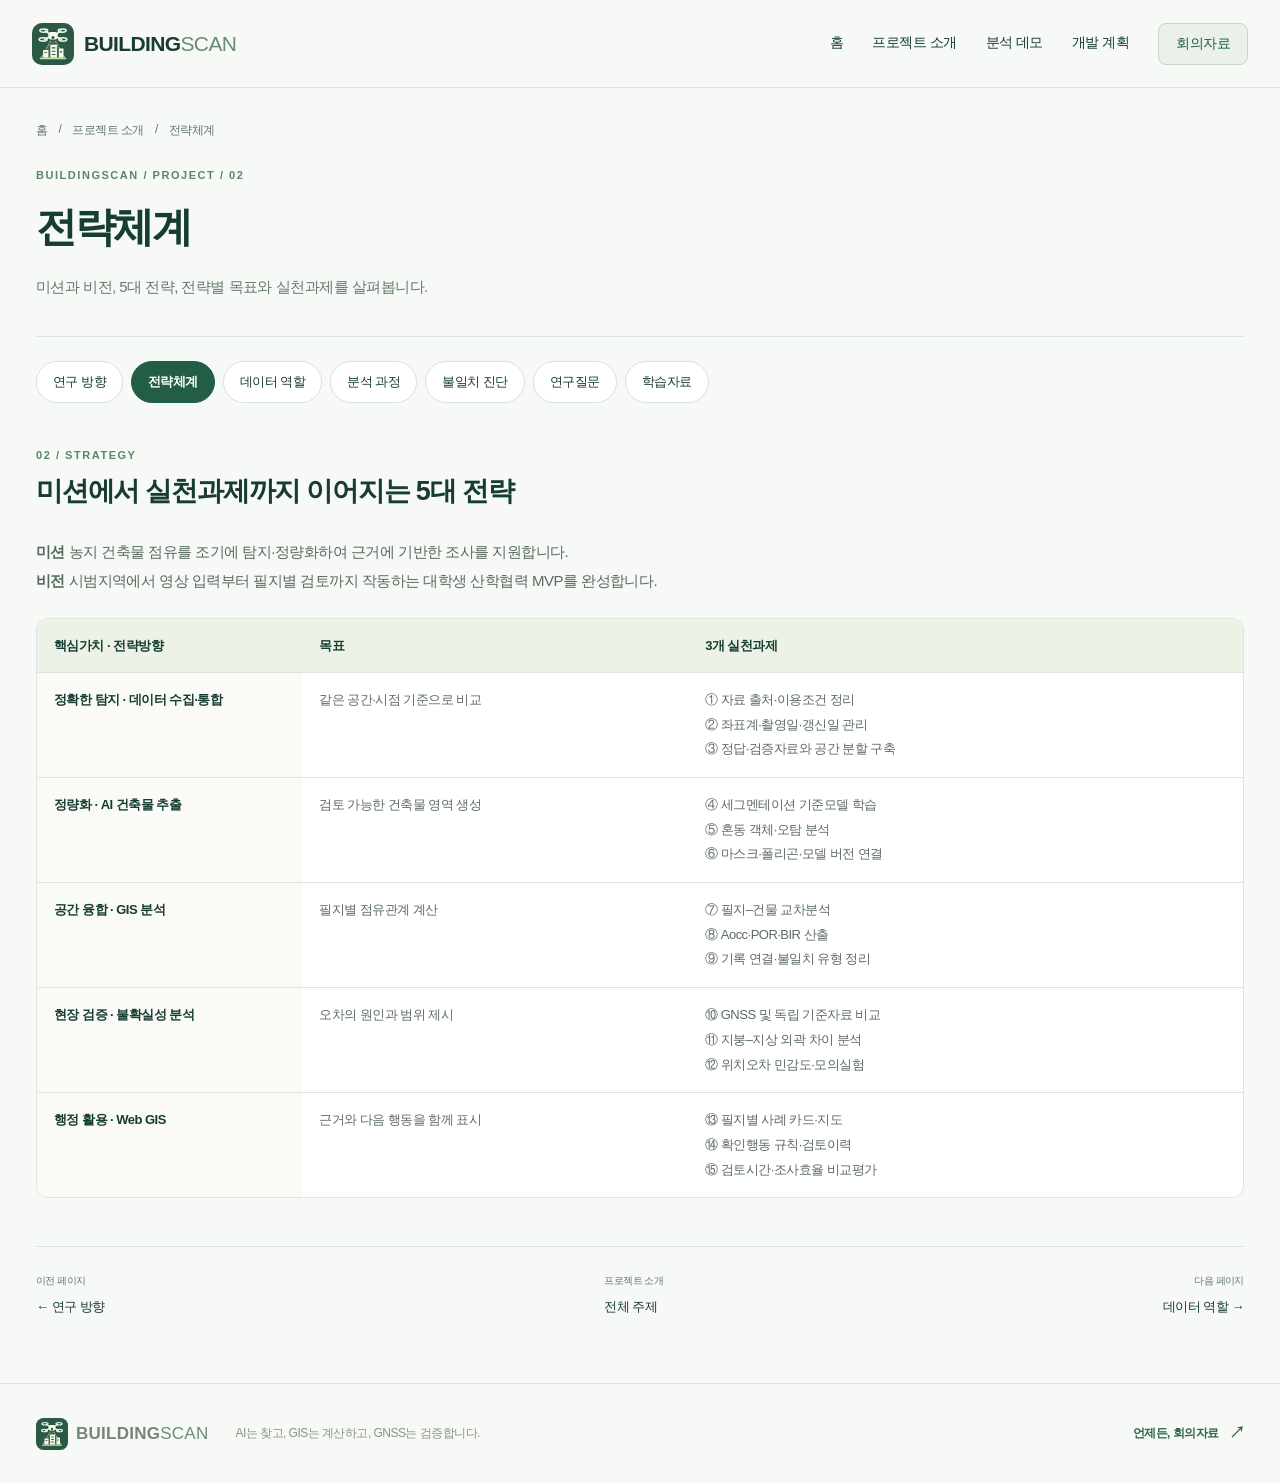
<file: project-strategy.html>
<!doctype html>
<html lang="ko">
  <head>
    <meta charset="UTF-8" />
    <meta name="viewport" content="width=device-width, initial-scale=1" />
    <meta
      name="description"
      content="AI·GIS·GNSS 기반 농지 건축물 점유 후보 탐지, 현황–기록 불일치 진단 및 검증행동 지원 연구."
    />
    <title>전략체계 | BUILDINGSCAN</title>
    <link rel="icon" type="image/svg+xml" href="building-scan-mark.svg" />
    <link rel="stylesheet" href="styles.css" />
    <link rel="stylesheet" href="research.css" />
    <link rel="stylesheet" href="theme.css" />
    <script src="app.js" defer></script>
  </head>
  <body>
    <a class="skip-link" href="#main-content">본문 바로가기</a>
    <header class="header">
      <a class="brand" href="index.html" aria-label="BUILDINGSCAN 홈"
        ><img
          class="brand-mark"
          src="building-scan-mark.svg"
          width="48"
          height="48"
          alt=""
        /><span class="brand-wordmark"
          >BUILDING<span class="brand-light">SCAN</span></span
        ></a
      >
      <nav aria-label="주요 메뉴">
        <a href="index.html">홈</a
        ><a href="project.html" aria-current="true">프로젝트 소개</a
        ><a href="analysis.html">분석 데모</a
        ><a href="roadmap.html">개발 계획</a
        ><a href="meeting.html">회의자료</a>
      </nav>
      <span class="header-draft">연구·개발계획 v0.2</span>
    </header>
    <main id="main-content" class="research-page">
<div class="page-intro"><div class="breadcrumb"><a href="index.html">홈</a><span aria-hidden="true">/</span><a href="project.html">프로젝트 소개</a><span aria-hidden="true">/</span><span>전략체계</span></div><div class="eyebrow">BUILDINGSCAN / PROJECT / 02</div><h1>전략체계</h1><p>미션과 비전, 5대 전략, 전략별 목표와 실천과제를 살펴봅니다.</p></div><nav class="section-nav project-topics" aria-label="프로젝트 소개 주제">
<a href="project-purpose.html">연구 방향</a>
<a href="project-strategy.html" aria-current="page">전략체계</a>
<a href="project-data.html">데이터 역할</a>
<a href="project-pipeline.html">분석 과정</a>
<a href="project-diagnosis.html">불일치 진단</a>
<a href="project-questions.html">연구질문</a>
<a href="project-sources.html">학습자료</a>
</nav>
<section class="section research-section" id="strategy">
        <div class="section-heading">
          <div>
            <div class="eyebrow">02 / STRATEGY</div>
            <h2>미션에서 실천과제까지 이어지는 5대 전략</h2>
          </div>
        </div>
        <p class="section-lead">
          <strong>미션</strong> 농지 건축물 점유를 조기에 탐지·정량화하여 근거에
          기반한 조사를 지원합니다.<br /><strong>비전</strong> 시범지역에서 영상
          입력부터 필지별 검토까지 작동하는 대학생 산학협력 MVP를 완성합니다.
        </p>
        <div
          class="table-scroll"
          tabindex="0"
          role="region"
          aria-label="핵심가치 · 전략방향 상세표"
        >
          <table>
            <thead>
              <tr>
                <th scope="col">핵심가치 · 전략방향</th>
                <th scope="col">목표</th>
                <th scope="col">3개 실천과제</th>
              </tr>
            </thead>
            <tbody>
              <tr>
                <th scope="row">정확한 탐지 · 데이터 수집·통합</th>
                <td>같은 공간·시점 기준으로 비교</td>
                <td>
                  ① 자료 출처·이용조건 정리<br />② 좌표계·촬영일·갱신일 관리<br />③
                  정답·검증자료와 공간 분할 구축
                </td>
              </tr>
              <tr>
                <th scope="row">정량화 · AI 건축물 추출</th>
                <td>검토 가능한 건축물 영역 생성</td>
                <td>
                  ④ 세그멘테이션 기준모델 학습<br />⑤ 혼동 객체·오탐 분석<br />⑥
                  마스크·폴리곤·모델 버전 연결
                </td>
              </tr>
              <tr>
                <th scope="row">공간 융합 · GIS 분석</th>
                <td>필지별 점유관계 계산</td>
                <td>
                  ⑦ 필지–건물 교차분석<br />⑧ Aocc·POR·BIR 산출<br />⑨ 기록
                  연결·불일치 유형 정리
                </td>
              </tr>
              <tr>
                <th scope="row">현장 검증 · 불확실성 분석</th>
                <td>오차의 원인과 범위 제시</td>
                <td>
                  ⑩ GNSS 및 독립 기준자료 비교<br />⑪ 지붕–지상 외곽 차이
                  분석<br />⑫ 위치오차 민감도·모의실험
                </td>
              </tr>
              <tr>
                <th scope="row">행정 활용 · Web GIS</th>
                <td>근거와 다음 행동을 함께 표시</td>
                <td>
                  ⑬ 필지별 사례 카드·지도<br />⑭ 확인행동 규칙·검토이력<br />⑮
                  검토시간·조사효율 비교평가
                </td>
              </tr>
            </tbody>
          </table>
        </div>
      </section>
<nav class="page-navigation" aria-label="페이지 이동"><a href="project-purpose.html"><small>이전 페이지</small><span>← 연구 방향</span></a><a href="project.html"><small>프로젝트 소개</small><span>전체 주제</span></a><a href="project-data.html"><small>다음 페이지</small><span>데이터 역할 →</span></a></nav>
    </main>
    <footer>
      <a class="brand" href="index.html" aria-label="BUILDINGSCAN 홈"
        ><img
          class="brand-mark"
          src="building-scan-mark.svg"
          width="48"
          height="48"
          alt=""
        /><span class="brand-wordmark"
          >BUILDING<span class="brand-light">SCAN</span></span
        ></a
      >
      <p>AI는 찾고, GIS는 계산하고, GNSS는 검증합니다.</p>
      <a class="meeting-access" href="meeting.html">언제든, 회의자료 <span aria-hidden="true">↗</span></a>
    </footer>
  </body>
</html>
</file>
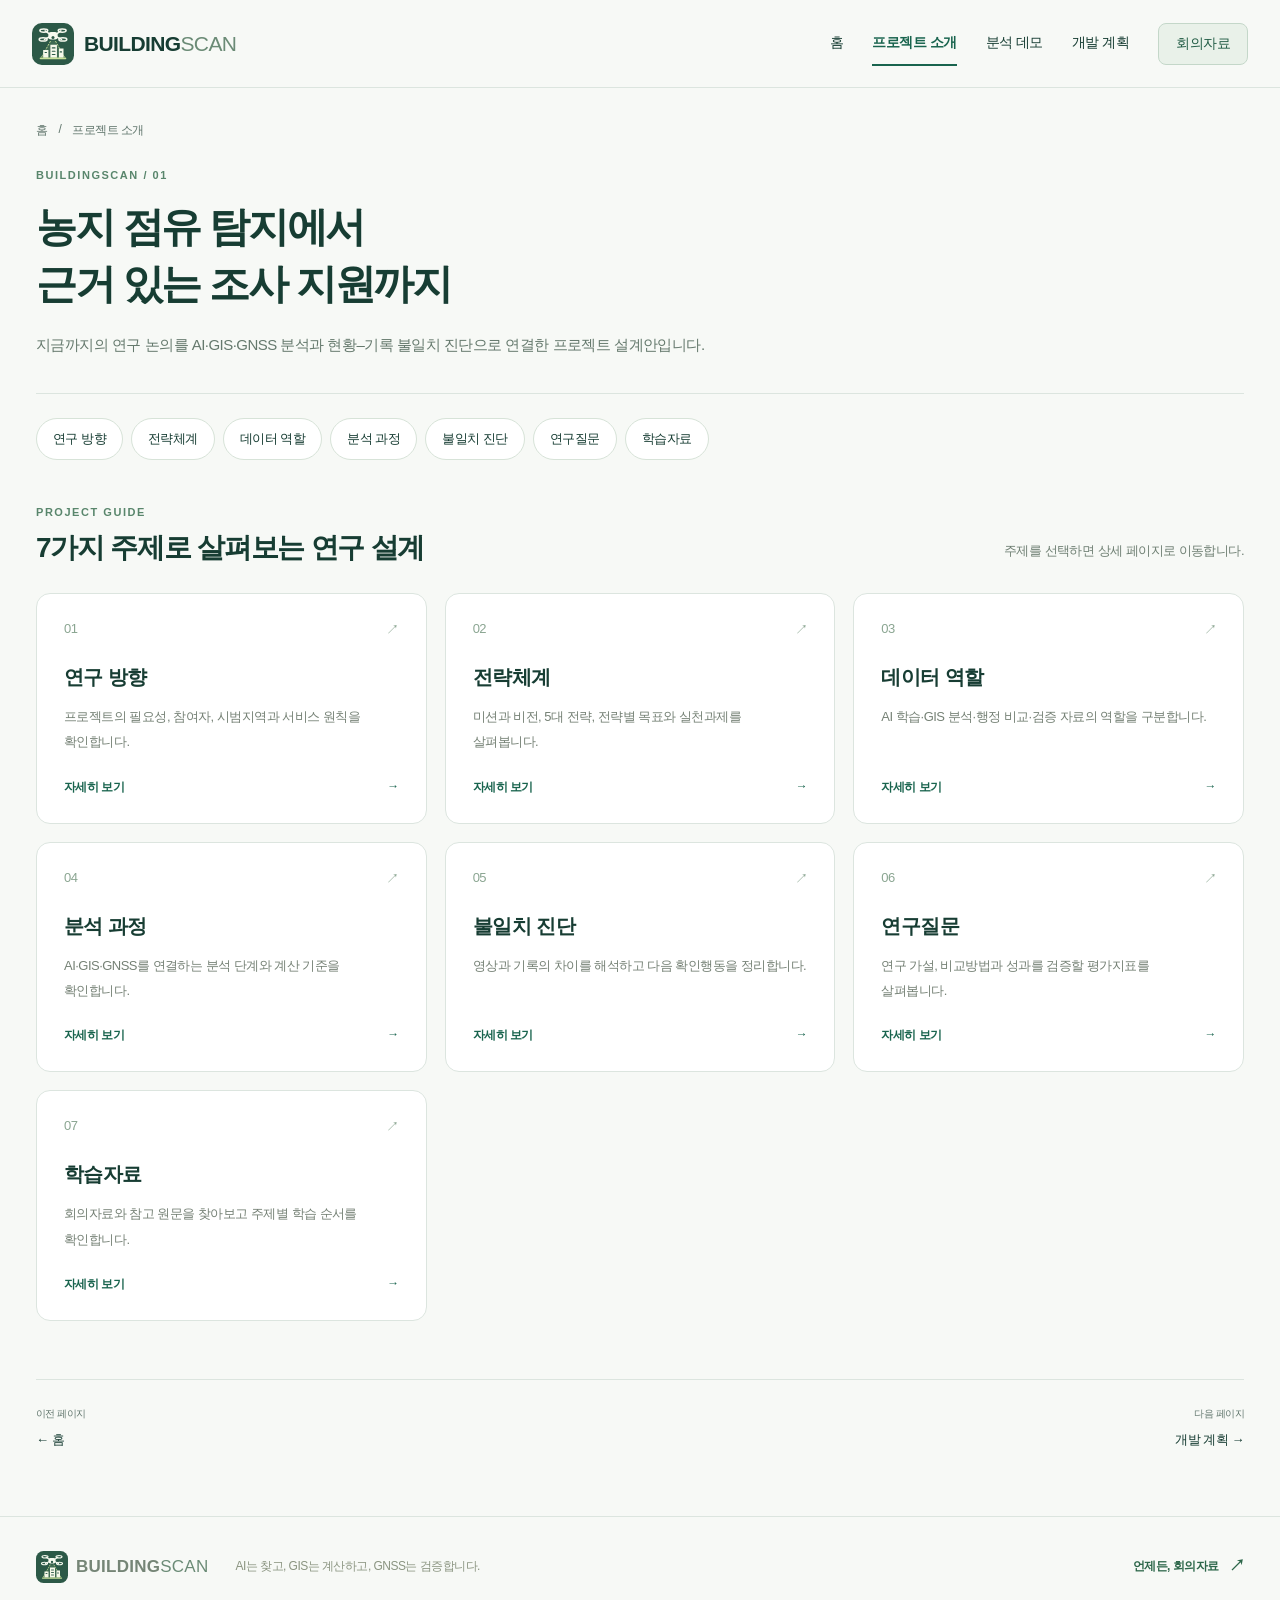
<file: project.html>
<!doctype html>
<html lang="ko">
  <head>
    <meta charset="UTF-8" />
    <meta name="viewport" content="width=device-width, initial-scale=1" />
    <meta
      name="description"
      content="AI·GIS·GNSS 기반 농지 건축물 점유 후보 탐지, 현황–기록 불일치 진단 및 검증행동 지원 연구."
    />
    <title>프로젝트 소개 | BUILDINGSCAN</title>
    <link rel="icon" type="image/svg+xml" href="building-scan-mark.svg" />
    <link rel="stylesheet" href="styles.css" />
    <link rel="stylesheet" href="research.css" />
    <link rel="stylesheet" href="theme.css" />
    <script src="app.js" defer></script>
  </head>
  <body>
    <a class="skip-link" href="#main-content">본문 바로가기</a>
    <header class="header">
      <a class="brand" href="index.html" aria-label="BUILDINGSCAN 홈"
        ><img
          class="brand-mark"
          src="building-scan-mark.svg"
          width="48"
          height="48"
          alt=""
        /><span class="brand-wordmark"
          >BUILDING<span class="brand-light">SCAN</span></span
        ></a
      >
      <nav aria-label="주요 메뉴">
        <a href="index.html">홈</a
        ><a href="project.html" aria-current="page">프로젝트 소개</a
        ><a href="analysis.html">분석 데모</a
        ><a href="roadmap.html">개발 계획</a
        ><a href="meeting.html">회의자료</a>
      </nav>
      <span class="header-draft">연구·개발계획 v0.2</span>
    </header>
    <main id="main-content" class="research-page">
      <div class="page-intro">
        <div class="breadcrumb">
          <a href="index.html">홈</a><span>/</span><span>프로젝트 소개</span>
        </div>
        <div class="eyebrow">BUILDINGSCAN / 01</div>
        <h1>농지 점유 탐지에서<br />근거 있는 조사 지원까지</h1>
        <p>
          지금까지의 연구 논의를 AI·GIS·GNSS 분석과 현황–기록 불일치 진단으로
          연결한 프로젝트 설계안입니다.
        </p>
      </div>
<nav class="section-nav project-topics" aria-label="프로젝트 소개 주제">
<a href="project-purpose.html">연구 방향</a>
<a href="project-strategy.html">전략체계</a>
<a href="project-data.html">데이터 역할</a>
<a href="project-pipeline.html">분석 과정</a>
<a href="project-diagnosis.html">불일치 진단</a>
<a href="project-questions.html">연구질문</a>
<a href="project-sources.html">학습자료</a>
</nav><section class="section project-directory" aria-labelledby="topic-heading"><div class="section-heading"><div><div class="eyebrow">PROJECT GUIDE</div><h2 id="topic-heading">7가지 주제로 살펴보는 연구 설계</h2></div><p>주제를 선택하면 상세 페이지로 이동합니다.</p></div><div class="project-topic-grid"><a class="portal-card" href="project-purpose.html"><div class="portal-card-top"><span>01</span><span aria-hidden="true">↗</span></div><h3>연구 방향</h3><p>프로젝트의 필요성, 참여자, 시범지역과 서비스 원칙을 확인합니다.</p><span class="portal-link">자세히 보기 <span aria-hidden="true">→</span></span></a>
<a class="portal-card" href="project-strategy.html"><div class="portal-card-top"><span>02</span><span aria-hidden="true">↗</span></div><h3>전략체계</h3><p>미션과 비전, 5대 전략, 전략별 목표와 실천과제를 살펴봅니다.</p><span class="portal-link">자세히 보기 <span aria-hidden="true">→</span></span></a>
<a class="portal-card" href="project-data.html"><div class="portal-card-top"><span>03</span><span aria-hidden="true">↗</span></div><h3>데이터 역할</h3><p>AI 학습·GIS 분석·행정 비교·검증 자료의 역할을 구분합니다.</p><span class="portal-link">자세히 보기 <span aria-hidden="true">→</span></span></a>
<a class="portal-card" href="project-pipeline.html"><div class="portal-card-top"><span>04</span><span aria-hidden="true">↗</span></div><h3>분석 과정</h3><p>AI·GIS·GNSS를 연결하는 분석 단계와 계산 기준을 확인합니다.</p><span class="portal-link">자세히 보기 <span aria-hidden="true">→</span></span></a>
<a class="portal-card" href="project-diagnosis.html"><div class="portal-card-top"><span>05</span><span aria-hidden="true">↗</span></div><h3>불일치 진단</h3><p>영상과 기록의 차이를 해석하고 다음 확인행동을 정리합니다.</p><span class="portal-link">자세히 보기 <span aria-hidden="true">→</span></span></a>
<a class="portal-card" href="project-questions.html"><div class="portal-card-top"><span>06</span><span aria-hidden="true">↗</span></div><h3>연구질문</h3><p>연구 가설, 비교방법과 성과를 검증할 평가지표를 살펴봅니다.</p><span class="portal-link">자세히 보기 <span aria-hidden="true">→</span></span></a>
<a class="portal-card" href="project-sources.html"><div class="portal-card-top"><span>07</span><span aria-hidden="true">↗</span></div><h3>학습자료</h3><p>회의자료와 참고 원문을 찾아보고 주제별 학습 순서를 확인합니다.</p><span class="portal-link">자세히 보기 <span aria-hidden="true">→</span></span></a></div></section>      <nav class="page-navigation" aria-label="페이지 이동">
        <a href="index.html"><small>이전 페이지</small><span>← 홈</span></a
        ><a href="roadmap.html"
          ><small>다음 페이지</small><span>개발 계획 →</span></a
        >
      </nav>
    </main>
    <footer>
      <a class="brand" href="index.html" aria-label="BUILDINGSCAN 홈"
        ><img
          class="brand-mark"
          src="building-scan-mark.svg"
          width="48"
          height="48"
          alt=""
        /><span class="brand-wordmark"
          >BUILDING<span class="brand-light">SCAN</span></span
        ></a
      >
      <p>AI는 찾고, GIS는 계산하고, GNSS는 검증합니다.</p>
      <a class="meeting-access" href="meeting.html">언제든, 회의자료 <span aria-hidden="true">↗</span></a>
    </footer>
  </body>
</html>
</file>
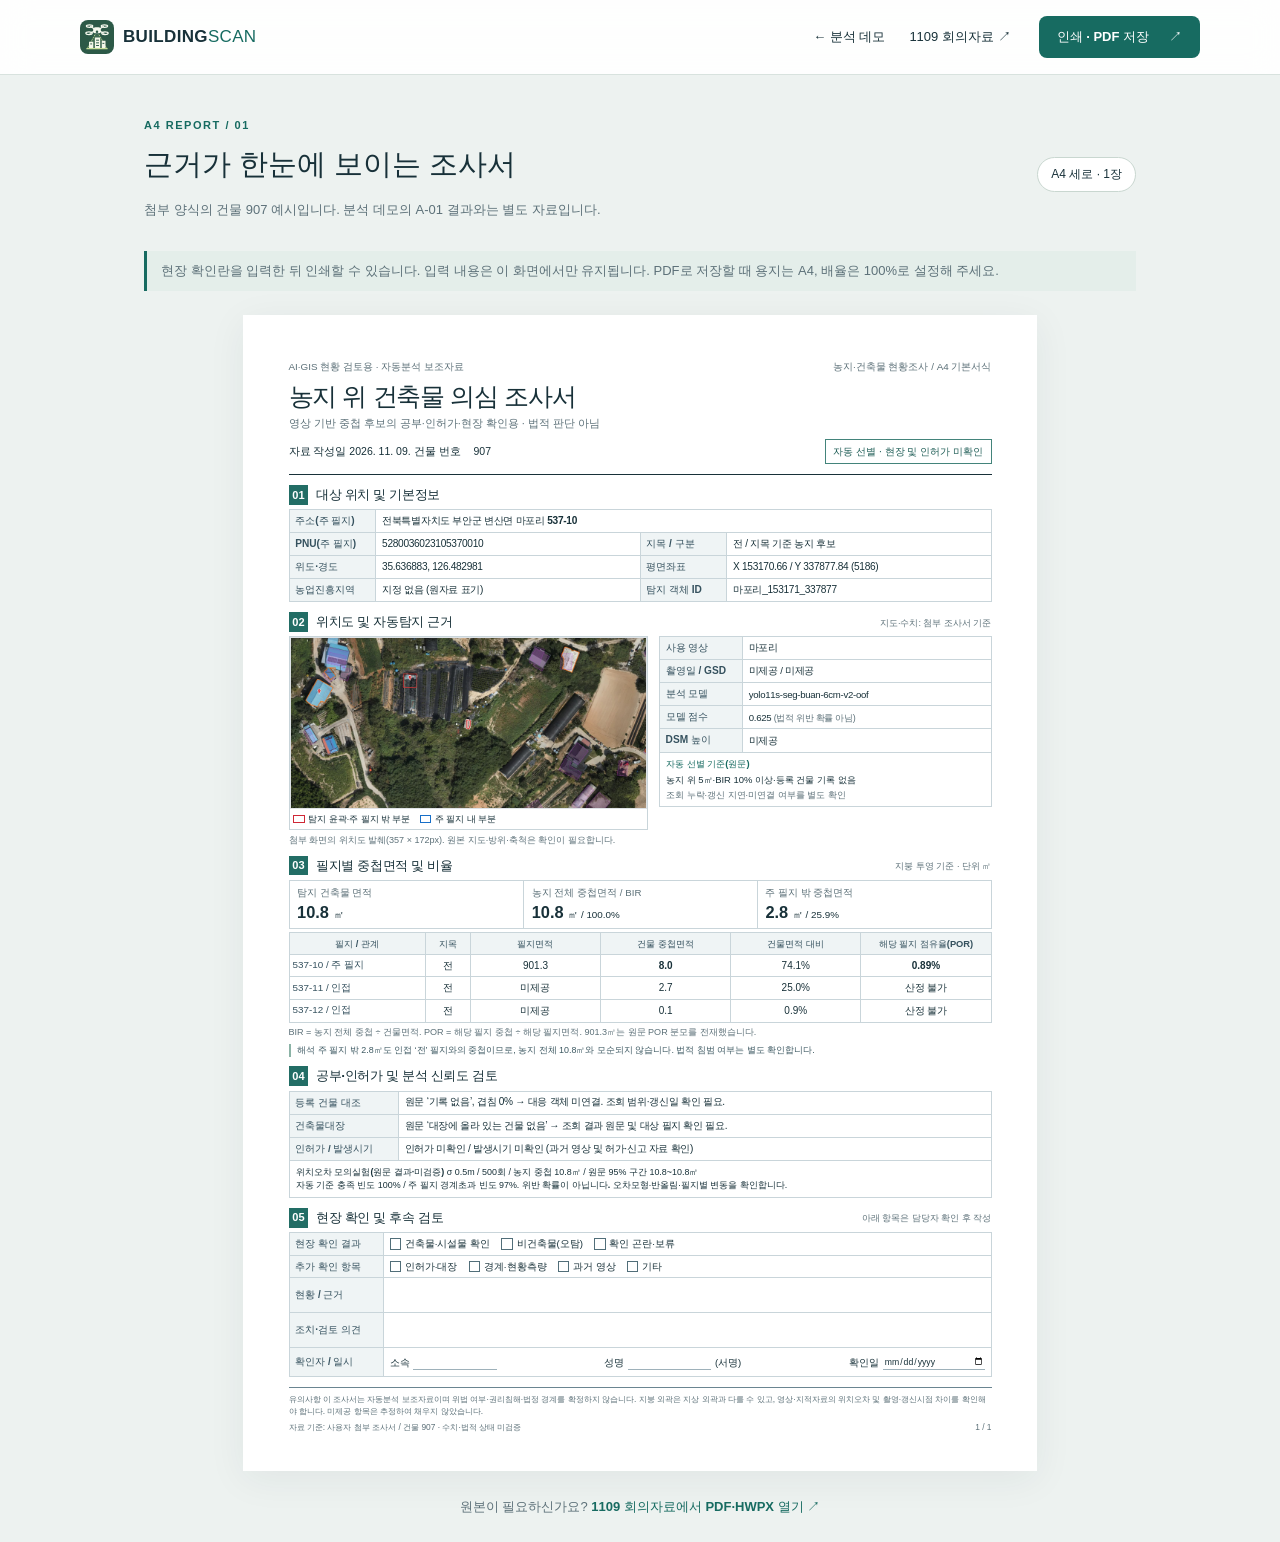
<file: report.html>
<!doctype html>
<html lang="ko">
  <head>
    <meta charset="UTF-8" />
    <meta name="viewport" content="width=device-width, initial-scale=1" />
    <meta name="description" content="첨부 양식을 바탕으로 구성한 농지 위 건축물 의심 조사서. 위치도와 필지별 중첩 정보를 A4 한 장으로 확인하고 인쇄합니다." />
    <title>농지 위 건축물 의심 조사서 | BUILDINGSCAN</title>
    <link rel="icon" type="image/svg+xml" href="building-scan-mark.svg" />
    <link rel="stylesheet" href="report.css" />
    <script src="report.js" defer></script>
  </head>
  <body>
    <a class="report-skip" href="#report-sheet">조사서 본문 바로가기</a>
    <header class="report-toolbar">
      <a class="report-brand" href="index.html"><img src="building-scan-mark.svg" alt="" width="34" height="34" />BUILDING<span>SCAN</span></a>
      <nav aria-label="조사서 메뉴"><a href="analysis.html">← 분석 데모</a><a href="meeting.html#1109">1109 회의자료 ↗</a></nav>
      <button class="report-print" type="button" id="print-report">인쇄 · PDF 저장 <span aria-hidden="true">↗</span></button>
    </header>
    <main class="report-workspace">
      <div class="report-screen-intro">
        <div><span class="report-kicker">A4 REPORT / 01</span><h1>근거가 한눈에 보이는 조사서</h1><p>첨부 양식의 건물 907 예시입니다. 분석 데모의 A-01 결과와는 별도 자료입니다.</p></div>
        <span class="report-format">A4 세로 · 1장</span>
      </div>
      <p class="report-help">현장 확인란을 입력한 뒤 인쇄할 수 있습니다. 입력 내용은 이 화면에서만 유지됩니다. PDF로 저장할 때 용지는 A4, 배율은 100%로 설정해 주세요.</p>
      <article class="report-sheet" id="report-sheet" aria-label="농지 위 건축물 의심 조사서">
        <header class="sheet-header">
          <div class="sheet-overline"><span>AI·GIS 현황 검토용 · 자동분석 보조자료</span><span>농지·건축물 현황조사 / A4 기본서식</span></div>
          <h2>농지 위 건축물 의심 조사서</h2>
          <p>영상 기반 중첩 후보의 공부·인허가·현장 확인용 · 법적 판단 아님</p>
          <div class="sheet-meta"><span><b>자료 작성일</b> 2026. 11. 09. <b>건물 번호</b> 907</span><strong>자동 선별 · 현장 및 인허가 미확인</strong></div>
        </header>

        <section class="sheet-section" aria-labelledby="report-basic">
          <h3 id="report-basic"><span>01</span> 대상 위치 및 기본정보</h3>
          <table class="info-table"><colgroup><col class="label-col"/><col/><col class="label-col"/><col/></colgroup><tbody>
            <tr><th scope="row">주소(주 필지)</th><td colspan="3"><b>전북특별자치도 부안군 변산면 마포리 537-10</b></td></tr>
            <tr><th scope="row">PNU(주 필지)</th><td>5280036023105370010</td><th scope="row">지목 / 구분</th><td>전 / 지목 기준 농지 후보</td></tr>
            <tr><th scope="row">위도·경도</th><td>35.636883, 126.482981</td><th scope="row">평면좌표</th><td>X 153170.66 / Y 337877.84 (5186)</td></tr>
            <tr><th scope="row">농업진흥지역</th><td>지정 없음 (원자료 표기)</td><th scope="row">탐지 객체 ID</th><td>마포리_153171_337877</td></tr>
          </tbody></table>
        </section>

        <section class="sheet-section" aria-labelledby="report-evidence">
          <div class="section-title"><h3 id="report-evidence"><span>02</span> 위치도 및 자동탐지 근거</h3><small>지도·수치: 첨부 조사서 기준</small></div>
          <div class="evidence-grid">
            <figure class="location-figure"><div class="location-image"><img id="report-location-image" src="report-assets/907-location.png" width="357" height="172" alt="첨부 조사서에서 발췌한 마포리 건물 907 위치도. 건축물 윤곽과 필지 내외 중첩 부분이 표시되어 있습니다." /></div><figcaption><span><i class="map-key outside"></i>탐지 윤곽·주 필지 밖 부분</span><span><i class="map-key inside"></i>주 필지 내 부분</span></figcaption></figure>
            <div class="evidence-details"><table class="info-table"><tbody>
              <tr><th scope="row">사용 영상</th><td>마포리</td></tr><tr><th scope="row">촬영일 / GSD</th><td>미제공 / 미제공</td></tr><tr><th scope="row">분석 모델</th><td>yolo11s-seg-buan-6cm-v2-oof</td></tr><tr><th scope="row">모델 점수</th><td>0.625 <span class="muted">(법적 위반 확률 아님)</span></td></tr><tr><th scope="row">DSM 높이</th><td>미제공</td></tr>
            </tbody></table><div class="selection-criteria"><b>자동 선별 기준(원문)</b><p>농지 위 5㎡·BIR 10% 이상·등록 건물 기록 없음</p><small>조회 누락·갱신 지연·미연결 여부를 별도 확인</small></div></div>
          </div>
          <p class="fine-print">첨부 화면의 위치도 발췌(357 × 172px). 원본 지도·방위·축척은 확인이 필요합니다.</p>
        </section>

        <section class="sheet-section" aria-labelledby="report-overlap">
          <div class="section-title"><h3 id="report-overlap"><span>03</span> 필지별 중첩면적 및 비율</h3><small>지붕 투영 기준 · 단위 ㎡</small></div>
          <div class="report-metrics"><div><span>탐지 건축물 면적</span><strong>10.8 <small>㎡</small></strong></div><div><span>농지 전체 중첩면적 / BIR</span><strong>10.8 <small>㎡ / 100.0%</small></strong></div><div><span>주 필지 밖 중첩면적</span><strong>2.8 <small>㎡ / 25.9%</small></strong></div></div>
          <table class="overlap-table"><thead><tr><th scope="col">필지 / 관계</th><th scope="col">지목</th><th scope="col">필지면적</th><th scope="col">건물 중첩면적</th><th scope="col">건물면적 대비</th><th scope="col">해당 필지 점유율(POR)</th></tr></thead><tbody><tr><th scope="row">537-10 / 주 필지</th><td>전</td><td>901.3</td><td><b>8.0</b></td><td>74.1%</td><td><b>0.89%</b></td></tr><tr><th scope="row">537-11 / 인접</th><td>전</td><td>미제공</td><td>2.7</td><td>25.0%</td><td>산정 불가</td></tr><tr><th scope="row">537-12 / 인접</th><td>전</td><td>미제공</td><td>0.1</td><td>0.9%</td><td>산정 불가</td></tr></tbody></table>
          <p class="fine-print">BIR = 농지 전체 중첩 ÷ 건물면적. POR = 해당 필지 중첩 ÷ 해당 필지면적. 901.3㎡는 원문 POR 분모를 전재했습니다.</p>
          <p class="interpretation"><b>해석</b> 주 필지 밖 2.8㎡도 인접 ‘전’ 필지와의 중첩이므로, 농지 전체 10.8㎡와 모순되지 않습니다. 법적 침범 여부는 별도 확인합니다.</p>
        </section>

        <section class="sheet-section" aria-labelledby="report-records">
          <h3 id="report-records"><span>04</span> 공부·인허가 및 분석 신뢰도 검토</h3>
          <table class="info-table record-table"><tbody><tr><th scope="row">등록 건물 대조</th><td>원문 ‘기록 없음’, 겹침 0% → 대응 객체 미연결. 조회 범위·갱신일 확인 필요.</td></tr><tr><th scope="row">건축물대장</th><td>원문 ‘대장에 올라 있는 건물 없음’ → 조회 결과 원문 및 대상 필지 확인 필요.</td></tr><tr><th scope="row">인허가 / 발생시기</th><td>인허가 미확인 / 발생시기 미확인 (과거 영상 및 허가·신고 자료 확인)</td></tr></tbody></table>
          <div class="confidence-note"><p><b>위치오차 모의실험(원문 결과·미검증)</b> σ 0.5m / 500회 / 농지 중첩 10.8㎡ / 원문 95% 구간 10.8~10.8㎡</p><p>자동 기준 충족 빈도 100% / 주 필지 경계초과 빈도 97%. <b>위반 확률이 아닙니다.</b> 오차모형·반올림·필지별 변동을 확인합니다.</p></div>
        </section>

        <section class="sheet-section" aria-labelledby="report-field">
          <div class="section-title"><h3 id="report-field"><span>05</span> 현장 확인 및 후속 검토</h3><small>아래 항목은 담당자 확인 후 작성</small></div>
          <div class="field-row"><span class="field-label">현장 확인 결과</span><div class="field-options"><label><input type="radio" name="field-result" value="building"/>건축물·시설물 확인</label><label><input type="radio" name="field-result" value="false-positive"/>비건축물(오탐)</label><label><input type="radio" name="field-result" value="pending"/>확인 곤란·보류</label></div></div>
          <div class="field-row"><span class="field-label">추가 확인 항목</span><div class="field-options"><label><input type="checkbox"/>인허가·대장</label><label><input type="checkbox"/>경계·현황측량</label><label><input type="checkbox"/>과거 영상</label><label><input type="checkbox"/>기타</label></div></div>
          <div class="field-row notes-row"><label class="field-label" for="field-findings">현황 / 근거</label><div class="field-entry"><textarea id="field-findings" maxlength="120" rows="2" aria-label="현황 및 근거, 최대 120자" data-print-field="findings"></textarea><div class="print-field-value" data-print-value="findings"></div></div></div>
          <div class="field-row notes-row"><label class="field-label" for="field-opinion">조치·검토 의견</label><div class="field-entry"><textarea id="field-opinion" maxlength="120" rows="2" aria-label="조치 및 검토 의견, 최대 120자" data-print-field="opinion"></textarea><div class="print-field-value" data-print-value="opinion"></div></div></div>
          <div class="field-row signature-row"><span class="field-label">확인자 / 일시</span><div class="signature-fields"><label>소속 <input type="text" maxlength="12" aria-label="확인자 소속" data-print-field="department"/><span class="print-field-value" data-print-value="department"></span></label><label>성명 <input type="text" maxlength="8" aria-label="확인자 성명" data-print-field="name"/><span class="print-field-value" data-print-value="name"></span> (서명)</label><label>확인일 <input type="date" aria-label="현장 확인일" data-print-field="date"/><span class="print-field-value" data-print-value="date"></span></label></div></div>
        </section>

        <footer class="sheet-footer"><p><b>유의사항</b> 이 조사서는 자동분석 보조자료이며 위법 여부·권리침해·법정 경계를 확정하지 않습니다. 지붕 외곽은 지상 외곽과 다를 수 있고, 영상·지적자료의 위치오차 및 촬영·갱신시점 차이를 확인해야 합니다. 미제공 항목은 추정하여 채우지 않았습니다.</p><div><span>자료 기준: 사용자 첨부 조사서 / 건물 907 · 수치·법적 상태 미검증</span><span>1 / 1</span></div></footer>
      </article>
      <p id="report-status" class="report-status" role="status" aria-live="polite"></p>
      <p class="report-source-link">원본이 필요하신가요? <a href="meeting.html#1109">1109 회의자료에서 PDF·HWPX 열기 ↗</a></p>
    </main>
  </body>
</html>
</file>
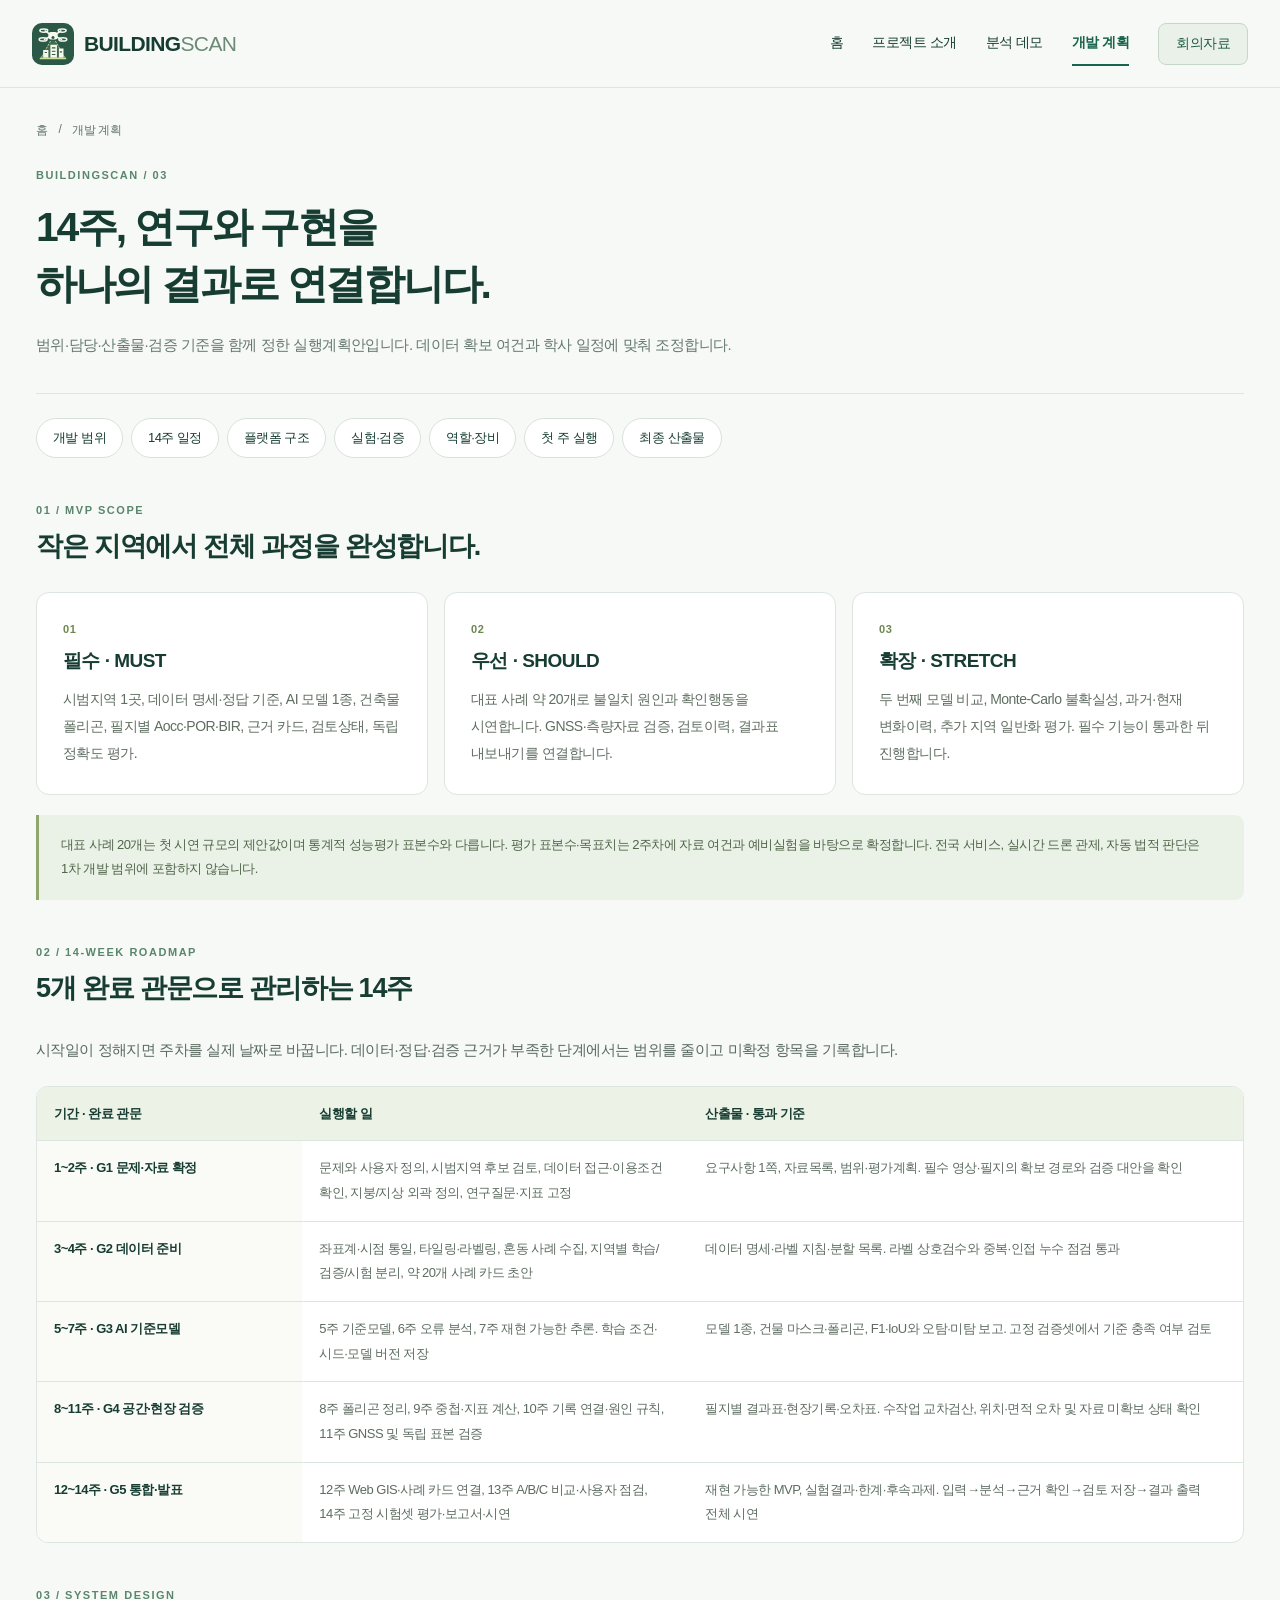
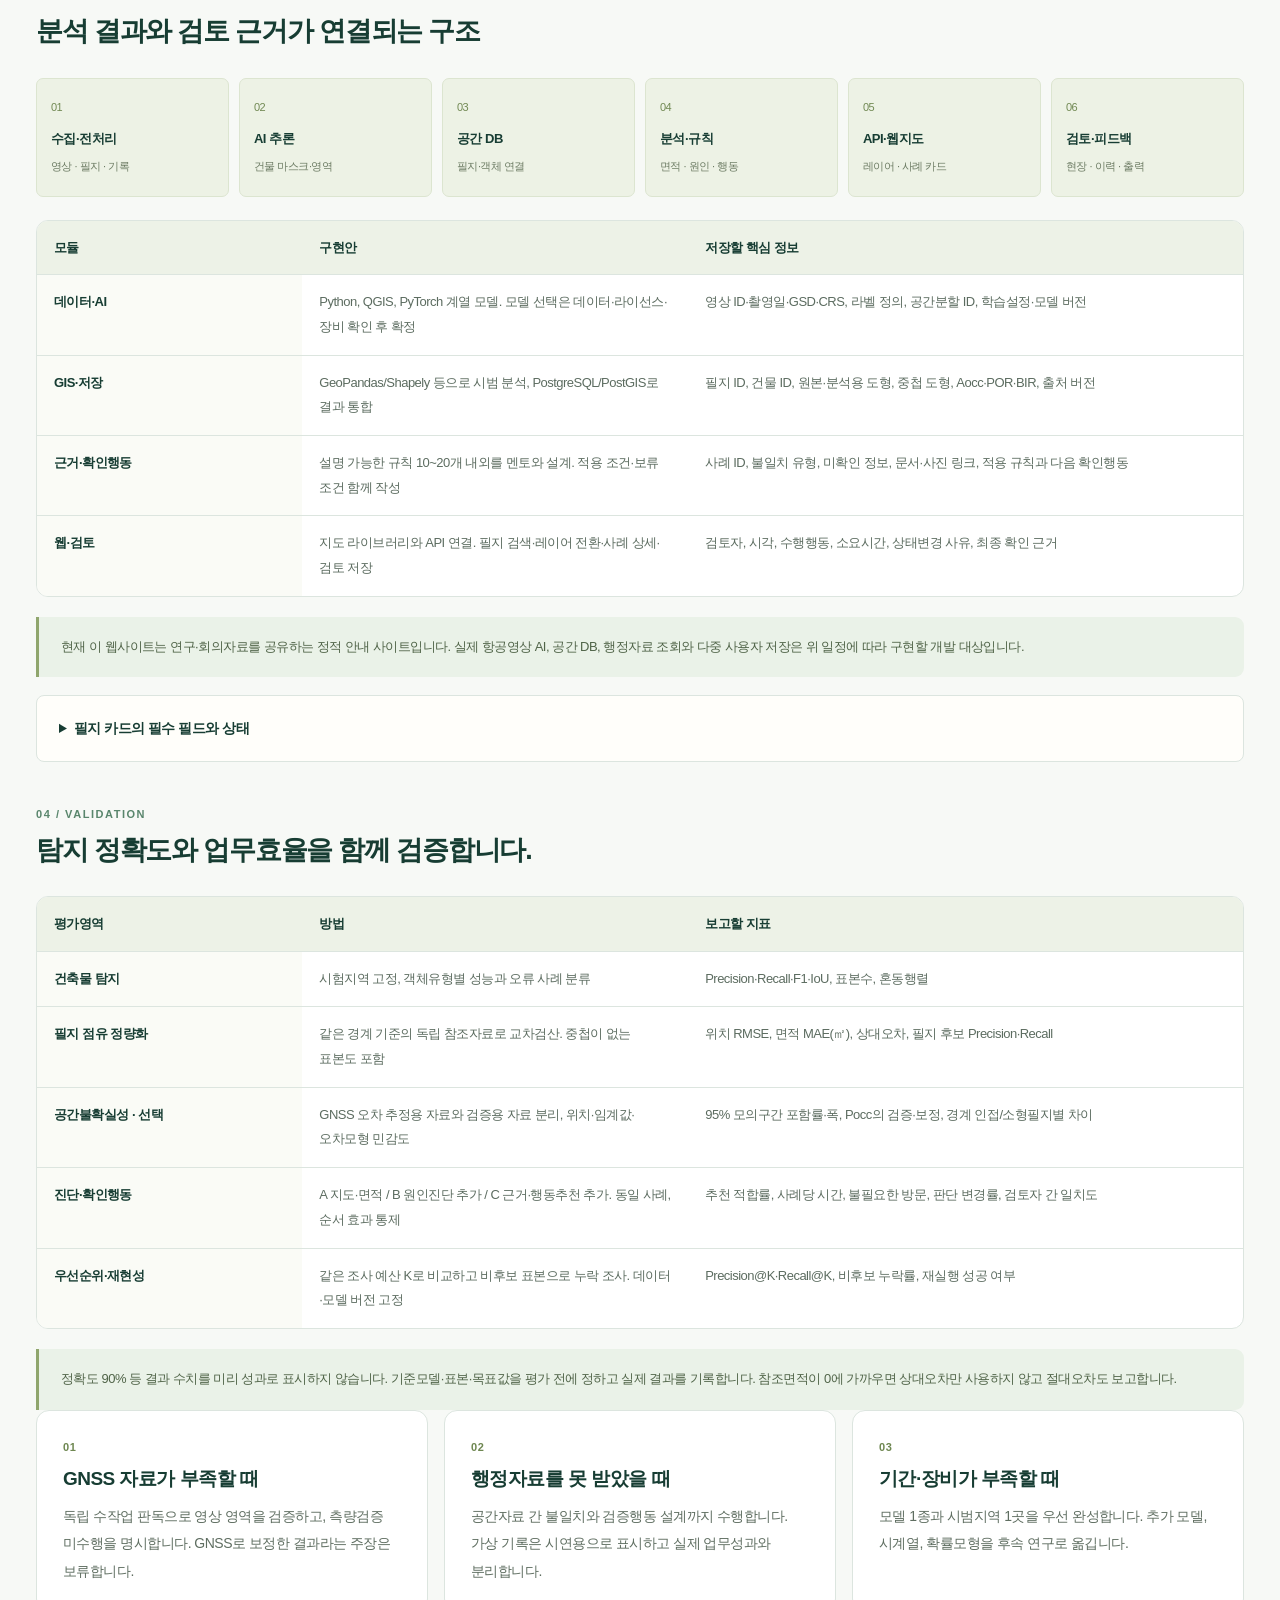
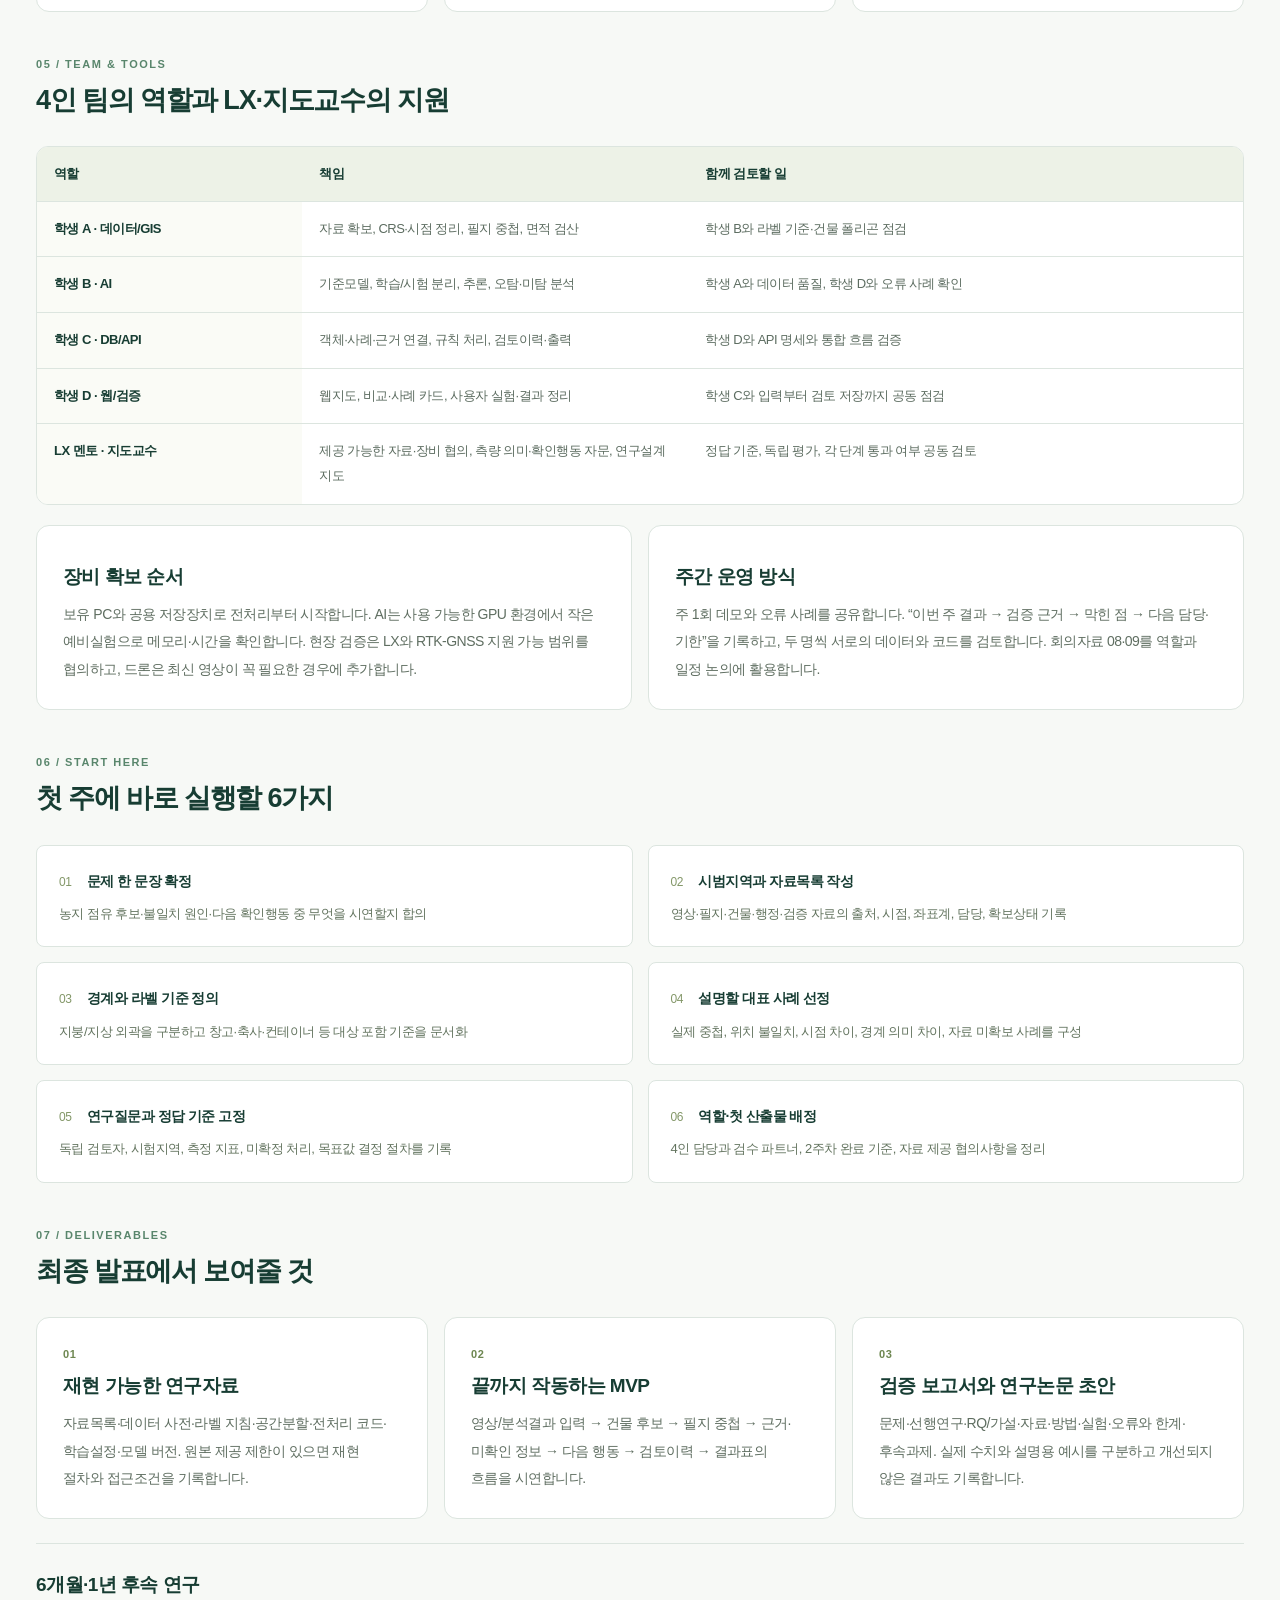
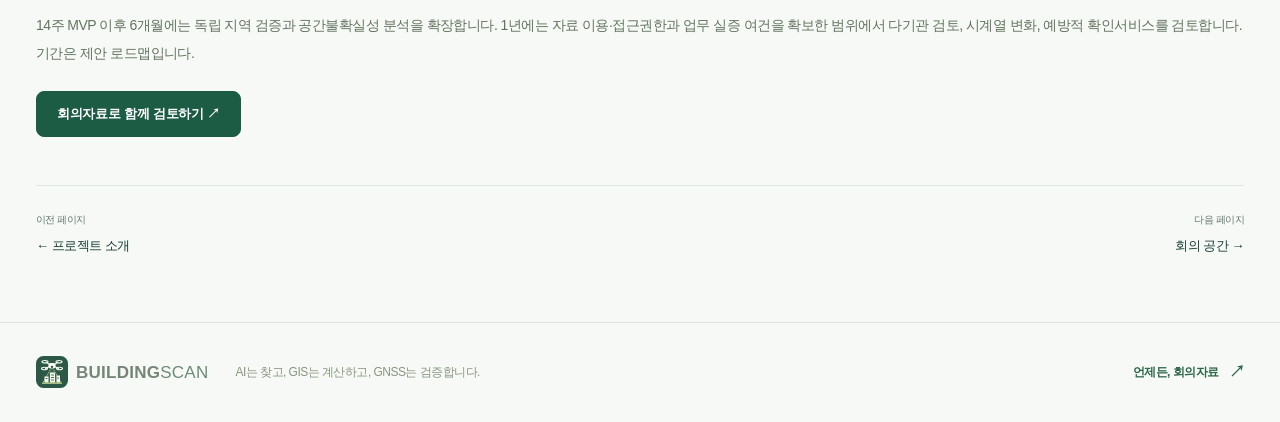
<file: roadmap.html>
<!doctype html>
<html lang="ko">
  <head>
    <meta charset="UTF-8" />
    <meta name="viewport" content="width=device-width, initial-scale=1" />
    <meta
      name="description"
      content="AI·GIS·GNSS 기반 농지 건축물 점유 후보 탐지, 현황–기록 불일치 진단 및 검증행동 지원 연구."
    />
    <title>개발 계획 | BUILDINGSCAN</title>
    <link rel="icon" type="image/svg+xml" href="building-scan-mark.svg" />
    <link rel="stylesheet" href="styles.css" />
    <link rel="stylesheet" href="research.css" />
    <link rel="stylesheet" href="theme.css" />
    <script src="app.js" defer></script>
  </head>
  <body>
    <a class="skip-link" href="#main-content">본문 바로가기</a>
    <header class="header">
      <a class="brand" href="index.html" aria-label="BUILDINGSCAN 홈"
        ><img
          class="brand-mark"
          src="building-scan-mark.svg"
          width="48"
          height="48"
          alt=""
        /><span class="brand-wordmark"
          >BUILDING<span class="brand-light">SCAN</span></span
        ></a
      >
      <nav aria-label="주요 메뉴">
        <a href="index.html">홈</a><a href="project.html">프로젝트 소개</a
        ><a href="analysis.html">분석 데모</a
        ><a href="roadmap.html" aria-current="page">개발 계획</a
        ><a href="meeting.html">회의자료</a>
      </nav>
      <span class="header-draft">연구·개발계획 v0.2</span>
    </header>
    <main id="main-content" class="research-page">
      <div class="page-intro">
        <div class="breadcrumb">
          <a href="index.html">홈</a><span>/</span><span>개발 계획</span>
        </div>
        <div class="eyebrow">BUILDINGSCAN / 03</div>
        <h1>14주, 연구와 구현을<br />하나의 결과로 연결합니다.</h1>
        <p>
          범위·담당·산출물·검증 기준을 함께 정한 실행계획안입니다. 데이터 확보
          여건과 학사 일정에 맞춰 조정합니다.
        </p>
      </div>
      <nav class="section-nav" aria-label="본문 목차">
        <a href="#scope">개발 범위</a><a href="#schedule">14주 일정</a
        ><a href="#architecture">플랫폼 구조</a
        ><a href="#evaluation">실험·검증</a><a href="#team">역할·장비</a
        ><a href="#first-week">첫 주 실행</a><a href="#outputs">최종 산출물</a>
      </nav>
      <section class="section research-section" id="scope">
        <div class="section-heading">
          <div>
            <div class="eyebrow">01 / MVP SCOPE</div>
            <h2>작은 지역에서 전체 과정을 완성합니다.</h2>
          </div>
        </div>
        <div class="research-cards">
          <article>
            <span class="card-number">01</span>
            <h3>필수 · MUST</h3>
            <p>
              시범지역 1곳, 데이터 명세·정답 기준, AI 모델 1종, 건축물 폴리곤,
              필지별 Aocc·POR·BIR, 근거 카드, 검토상태, 독립 정확도 평가.
            </p>
          </article>
          <article>
            <span class="card-number">02</span>
            <h3>우선 · SHOULD</h3>
            <p>
              대표 사례 약 20개로 불일치 원인과 확인행동을 시연합니다.
              GNSS·측량자료 검증, 검토이력, 결과표 내보내기를 연결합니다.
            </p>
          </article>
          <article>
            <span class="card-number">03</span>
            <h3>확장 · STRETCH</h3>
            <p>
              두 번째 모델 비교, Monte-Carlo 불확실성, 과거·현재 변화이력, 추가
              지역 일반화 평가. 필수 기능이 통과한 뒤 진행합니다.
            </p>
          </article>
        </div>
        <div class="research-note">
          대표 사례 20개는 첫 시연 규모의 제안값이며 통계적 성능평가 표본수와
          다릅니다. 평가 표본수·목표치는 2주차에 자료 여건과 예비실험을 바탕으로
          확정합니다. 전국 서비스, 실시간 드론 관제, 자동 법적 판단은 1차 개발
          범위에 포함하지 않습니다.
        </div>
      </section>
      <section class="section research-section" id="schedule">
        <div class="section-heading">
          <div>
            <div class="eyebrow">02 / 14-WEEK ROADMAP</div>
            <h2>5개 완료 관문으로 관리하는 14주</h2>
          </div>
        </div>
        <p class="section-lead">
          시작일이 정해지면 주차를 실제 날짜로 바꿉니다. 데이터·정답·검증 근거가
          부족한 단계에서는 범위를 줄이고 미확정 항목을 기록합니다.
        </p>
        <div
          class="table-scroll"
          tabindex="0"
          role="region"
          aria-label="기간 · 완료 관문 상세표"
        >
          <table>
            <thead>
              <tr>
                <th scope="col">기간 · 완료 관문</th>
                <th scope="col">실행할 일</th>
                <th scope="col">산출물 · 통과 기준</th>
              </tr>
            </thead>
            <tbody>
              <tr>
                <th scope="row">1~2주 · G1 문제·자료 확정</th>
                <td>
                  문제와 사용자 정의, 시범지역 후보 검토, 데이터 접근·이용조건
                  확인, 지붕/지상 외곽 정의, 연구질문·지표 고정
                </td>
                <td>
                  요구사항 1쪽, 자료목록, 범위·평가계획. 필수 영상·필지의 확보
                  경로와 검증 대안을 확인
                </td>
              </tr>
              <tr>
                <th scope="row">3~4주 · G2 데이터 준비</th>
                <td>
                  좌표계·시점 통일, 타일링·라벨링, 혼동 사례 수집, 지역별
                  학습/검증/시험 분리, 약 20개 사례 카드 초안
                </td>
                <td>
                  데이터 명세·라벨 지침·분할 목록. 라벨 상호검수와 중복·인접
                  누수 점검 통과
                </td>
              </tr>
              <tr>
                <th scope="row">5~7주 · G3 AI 기준모델</th>
                <td>
                  5주 기준모델, 6주 오류 분석, 7주 재현 가능한 추론. 학습
                  조건·시드·모델 버전 저장
                </td>
                <td>
                  모델 1종, 건물 마스크·폴리곤, F1·IoU와 오탐·미탐 보고. 고정
                  검증셋에서 기준 충족 여부 검토
                </td>
              </tr>
              <tr>
                <th scope="row">8~11주 · G4 공간·현장 검증</th>
                <td>
                  8주 폴리곤 정리, 9주 중첩·지표 계산, 10주 기록 연결·원인 규칙,
                  11주 GNSS 및 독립 표본 검증
                </td>
                <td>
                  필지별 결과표·현장기록·오차표. 수작업 교차검산, 위치·면적 오차
                  및 자료 미확보 상태 확인
                </td>
              </tr>
              <tr>
                <th scope="row">12~14주 · G5 통합·발표</th>
                <td>
                  12주 Web GIS·사례 카드 연결, 13주 A/B/C 비교·사용자 점검, 14주
                  고정 시험셋 평가·보고서·시연
                </td>
                <td>
                  재현 가능한 MVP, 실험결과·한계·후속과제. 입력→분석→근거
                  확인→검토 저장→결과 출력 전체 시연
                </td>
              </tr>
            </tbody>
          </table>
        </div>
      </section>
      <section class="section research-section" id="architecture">
        <div class="section-heading">
          <div>
            <div class="eyebrow">03 / SYSTEM DESIGN</div>
            <h2>분석 결과와 검토 근거가 연결되는 구조</h2>
          </div>
        </div>
        <ol class="flow-steps">
          <li><b>수집·전처리</b><span>영상 · 필지 · 기록</span></li>
          <li><b>AI 추론</b><span>건물 마스크·영역</span></li>
          <li><b>공간 DB</b><span>필지·객체 연결</span></li>
          <li><b>분석·규칙</b><span>면적 · 원인 · 행동</span></li>
          <li><b>API·웹지도</b><span>레이어 · 사례 카드</span></li>
          <li><b>검토·피드백</b><span>현장 · 이력 · 출력</span></li>
        </ol>
        <div
          class="table-scroll"
          tabindex="0"
          role="region"
          aria-label="모듈 상세표"
        >
          <table>
            <thead>
              <tr>
                <th scope="col">모듈</th>
                <th scope="col">구현안</th>
                <th scope="col">저장할 핵심 정보</th>
              </tr>
            </thead>
            <tbody>
              <tr>
                <th scope="row">데이터·AI</th>
                <td>
                  Python, QGIS, PyTorch 계열 모델. 모델 선택은
                  데이터·라이선스·장비 확인 후 확정
                </td>
                <td>
                  영상 ID·촬영일·GSD·CRS, 라벨 정의, 공간분할 ID, 학습설정·모델
                  버전
                </td>
              </tr>
              <tr>
                <th scope="row">GIS·저장</th>
                <td>
                  GeoPandas/Shapely 등으로 시범 분석, PostgreSQL/PostGIS로 결과
                  통합
                </td>
                <td>
                  필지 ID, 건물 ID, 원본·분석용 도형, 중첩 도형, Aocc·POR·BIR,
                  출처 버전
                </td>
              </tr>
              <tr>
                <th scope="row">근거·확인행동</th>
                <td>
                  설명 가능한 규칙 10~20개 내외를 멘토와 설계. 적용 조건·보류
                  조건 함께 작성
                </td>
                <td>
                  사례 ID, 불일치 유형, 미확인 정보, 문서·사진 링크, 적용 규칙과
                  다음 확인행동
                </td>
              </tr>
              <tr>
                <th scope="row">웹·검토</th>
                <td>
                  지도 라이브러리와 API 연결. 필지 검색·레이어 전환·사례
                  상세·검토 저장
                </td>
                <td>
                  검토자, 시각, 수행행동, 소요시간, 상태변경 사유, 최종 확인
                  근거
                </td>
              </tr>
            </tbody>
          </table>
        </div>
        <div class="research-note">
          현재 이 웹사이트는 연구·회의자료를 공유하는 정적 안내 사이트입니다.
          실제 항공영상 AI, 공간 DB, 행정자료 조회와 다중 사용자 저장은 위
          일정에 따라 구현할 개발 대상입니다.
        </div>
        <details class="research-detail">
          <summary>필지 카드의 필수 필드와 상태</summary>
          <p>
            <strong>필드:</strong> 필지·건물 ID, 영상 촬영일, 자료 갱신일, 경계
            기준, 중첩면적, POR/BIR, 위치오차, 원인 가설, 확보·미확보 근거,
            권고행동, 담당자, 검토이력.
          </p>
          <p>
            <strong>검토상태:</strong> 후보 생성 → 자료 확인 → 추가 확인 필요 /
            판단 보류 → 현장 확인 → 검토 완료. 완료는 검토 절차의 완료를
            의미하며 적법성의 자동 판정을 뜻하지 않습니다. 상태마다
            근거·변경자·시각을 기록합니다.
          </p>
        </details>
      </section>
      <section class="section research-section" id="evaluation">
        <div class="section-heading">
          <div>
            <div class="eyebrow">04 / VALIDATION</div>
            <h2>탐지 정확도와 업무효율을 함께 검증합니다.</h2>
          </div>
        </div>
        <div
          class="table-scroll"
          tabindex="0"
          role="region"
          aria-label="평가영역 상세표"
        >
          <table>
            <thead>
              <tr>
                <th scope="col">평가영역</th>
                <th scope="col">방법</th>
                <th scope="col">보고할 지표</th>
              </tr>
            </thead>
            <tbody>
              <tr>
                <th scope="row">건축물 탐지</th>
                <td>시험지역 고정, 객체유형별 성능과 오류 사례 분류</td>
                <td>Precision·Recall·F1·IoU, 표본수, 혼동행렬</td>
              </tr>
              <tr>
                <th scope="row">필지 점유 정량화</th>
                <td>
                  같은 경계 기준의 독립 참조자료로 교차검산. 중첩이 없는 표본도
                  포함
                </td>
                <td>
                  위치 RMSE, 면적 MAE(㎡), 상대오차, 필지 후보 Precision·Recall
                </td>
              </tr>
              <tr>
                <th scope="row">공간불확실성 · 선택</th>
                <td>
                  GNSS 오차 추정용 자료와 검증용 자료 분리, 위치·임계값·오차모형
                  민감도
                </td>
                <td>
                  95% 모의구간 포함률·폭, Pocc의 검증·보정, 경계 인접/소형필지별
                  차이
                </td>
              </tr>
              <tr>
                <th scope="row">진단·확인행동</th>
                <td>
                  A 지도·면적 / B 원인진단 추가 / C 근거·행동추천 추가. 동일
                  사례, 순서 효과 통제
                </td>
                <td>
                  추천 적합률, 사례당 시간, 불필요한 방문, 판단 변경률, 검토자
                  간 일치도
                </td>
              </tr>
              <tr>
                <th scope="row">우선순위·재현성</th>
                <td>
                  같은 조사 예산 K로 비교하고 비후보 표본으로 누락 조사.
                  데이터·모델 버전 고정
                </td>
                <td>Precision@K·Recall@K, 비후보 누락률, 재실행 성공 여부</td>
              </tr>
            </tbody>
          </table>
        </div>
        <div class="research-note">
          정확도 90% 등 결과 수치를 미리 성과로 표시하지 않습니다.
          기준모델·표본·목표값을 평가 전에 정하고 실제 결과를 기록합니다.
          참조면적이 0에 가까우면 상대오차만 사용하지 않고 절대오차도
          보고합니다.
        </div>
        <div class="research-cards">
          <article>
            <span class="card-number">01</span>
            <h3>GNSS 자료가 부족할 때</h3>
            <p>
              독립 수작업 판독으로 영상 영역을 검증하고, 측량검증 미수행을
              명시합니다. GNSS로 보정한 결과라는 주장은 보류합니다.
            </p>
          </article>
          <article>
            <span class="card-number">02</span>
            <h3>행정자료를 못 받았을 때</h3>
            <p>
              공간자료 간 불일치와 검증행동 설계까지 수행합니다. 가상 기록은
              시연용으로 표시하고 실제 업무성과와 분리합니다.
            </p>
          </article>
          <article>
            <span class="card-number">03</span>
            <h3>기간·장비가 부족할 때</h3>
            <p>
              모델 1종과 시범지역 1곳을 우선 완성합니다. 추가 모델, 시계열,
              확률모형을 후속 연구로 옮깁니다.
            </p>
          </article>
        </div>
      </section>
      <section class="section research-section" id="team">
        <div class="section-heading">
          <div>
            <div class="eyebrow">05 / TEAM & TOOLS</div>
            <h2>4인 팀의 역할과 LX·지도교수의 지원</h2>
          </div>
        </div>
        <div
          class="table-scroll"
          tabindex="0"
          role="region"
          aria-label="역할 상세표"
        >
          <table>
            <thead>
              <tr>
                <th scope="col">역할</th>
                <th scope="col">책임</th>
                <th scope="col">함께 검토할 일</th>
              </tr>
            </thead>
            <tbody>
              <tr>
                <th scope="row">학생 A · 데이터/GIS</th>
                <td>자료 확보, CRS·시점 정리, 필지 중첩, 면적 검산</td>
                <td>학생 B와 라벨 기준·건물 폴리곤 점검</td>
              </tr>
              <tr>
                <th scope="row">학생 B · AI</th>
                <td>기준모델, 학습/시험 분리, 추론, 오탐·미탐 분석</td>
                <td>학생 A와 데이터 품질, 학생 D와 오류 사례 확인</td>
              </tr>
              <tr>
                <th scope="row">학생 C · DB/API</th>
                <td>객체·사례·근거 연결, 규칙 처리, 검토이력·출력</td>
                <td>학생 D와 API 명세와 통합 흐름 검증</td>
              </tr>
              <tr>
                <th scope="row">학생 D · 웹/검증</th>
                <td>웹지도, 비교·사례 카드, 사용자 실험·결과 정리</td>
                <td>학생 C와 입력부터 검토 저장까지 공동 점검</td>
              </tr>
              <tr>
                <th scope="row">LX 멘토 · 지도교수</th>
                <td>
                  제공 가능한 자료·장비 협의, 측량 의미·확인행동 자문, 연구설계
                  지도
                </td>
                <td>정답 기준, 독립 평가, 각 단계 통과 여부 공동 검토</td>
              </tr>
            </tbody>
          </table>
        </div>
        <div class="research-cards two-columns">
          <article>
            <h3>장비 확보 순서</h3>
            <p>
              보유 PC와 공용 저장장치로 전처리부터 시작합니다. AI는 사용 가능한
              GPU 환경에서 작은 예비실험으로 메모리·시간을 확인합니다. 현장
              검증은 LX와 RTK-GNSS 지원 가능 범위를 협의하고, 드론은 최신 영상이
              꼭 필요한 경우에 추가합니다.
            </p>
          </article>
          <article>
            <h3>주간 운영 방식</h3>
            <p>
              주 1회 데모와 오류 사례를 공유합니다. “이번 주 결과 → 검증 근거 →
              막힌 점 → 다음 담당·기한”을 기록하고, 두 명씩 서로의 데이터와
              코드를 검토합니다. 회의자료 08·09를 역할과 일정 논의에 활용합니다.
            </p>
          </article>
        </div>
      </section>
      <section class="section research-section" id="first-week">
        <div class="section-heading">
          <div>
            <div class="eyebrow">06 / START HERE</div>
            <h2>첫 주에 바로 실행할 6가지</h2>
          </div>
        </div>
        <ol class="action-list">
          <li>
            <strong>문제 한 문장 확정</strong
            ><span
              >농지 점유 후보·불일치 원인·다음 확인행동 중 무엇을 시연할지
              합의</span
            >
          </li>
          <li>
            <strong>시범지역과 자료목록 작성</strong
            ><span
              >영상·필지·건물·행정·검증 자료의 출처, 시점, 좌표계, 담당,
              확보상태 기록</span
            >
          </li>
          <li>
            <strong>경계와 라벨 기준 정의</strong
            ><span
              >지붕/지상 외곽을 구분하고 창고·축사·컨테이너 등 대상 포함 기준을
              문서화</span
            >
          </li>
          <li>
            <strong>설명할 대표 사례 선정</strong
            ><span
              >실제 중첩, 위치 불일치, 시점 차이, 경계 의미 차이, 자료 미확보
              사례를 구성</span
            >
          </li>
          <li>
            <strong>연구질문과 정답 기준 고정</strong
            ><span
              >독립 검토자, 시험지역, 측정 지표, 미확정 처리, 목표값 결정 절차를
              기록</span
            >
          </li>
          <li>
            <strong>역할·첫 산출물 배정</strong
            ><span
              >4인 담당과 검수 파트너, 2주차 완료 기준, 자료 제공 협의사항을
              정리</span
            >
          </li>
        </ol>
      </section>
      <section class="section research-section" id="outputs">
        <div class="section-heading">
          <div>
            <div class="eyebrow">07 / DELIVERABLES</div>
            <h2>최종 발표에서 보여줄 것</h2>
          </div>
        </div>
        <div class="research-cards">
          <article>
            <span class="card-number">01</span>
            <h3>재현 가능한 연구자료</h3>
            <p>
              자료목록·데이터 사전·라벨 지침·공간분할·전처리 코드·학습설정·모델
              버전. 원본 제공 제한이 있으면 재현 절차와 접근조건을 기록합니다.
            </p>
          </article>
          <article>
            <span class="card-number">02</span>
            <h3>끝까지 작동하는 MVP</h3>
            <p>
              영상/분석결과 입력 → 건물 후보 → 필지 중첩 → 근거·미확인 정보 →
              다음 행동 → 검토이력 → 결과표의 흐름을 시연합니다.
            </p>
          </article>
          <article>
            <span class="card-number">03</span>
            <h3>검증 보고서와 연구논문 초안</h3>
            <p>
              문제·선행연구·RQ/가설·자료·방법·실험·오류와 한계·후속과제. 실제
              수치와 설명용 예시를 구분하고 개선되지 않은 결과도 기록합니다.
            </p>
          </article>
        </div>
        <div class="next-research">
          <h3>6개월·1년 후속 연구</h3>
          <p>
            14주 MVP 이후 6개월에는 독립 지역 검증과 공간불확실성 분석을
            확장합니다. 1년에는 자료 이용·접근권한과 업무 실증 여건을 확보한
            범위에서 다기관 검토, 시계열 변화, 예방적 확인서비스를 검토합니다.
            기간은 제안 로드맵입니다.
          </p>
          <a class="button primary" href="meeting.html#materials"
            >회의자료로 함께 검토하기 ↗</a
          >
        </div>
      </section>
      <nav class="page-navigation" aria-label="페이지 이동">
        <a href="project.html"
          ><small>이전 페이지</small><span>← 프로젝트 소개</span></a
        ><a href="meeting.html"
          ><small>다음 페이지</small><span>회의 공간 →</span></a
        >
      </nav>
    </main>
    <footer>
      <a class="brand" href="index.html" aria-label="BUILDINGSCAN 홈"
        ><img
          class="brand-mark"
          src="building-scan-mark.svg"
          width="48"
          height="48"
          alt=""
        /><span class="brand-wordmark"
          >BUILDING<span class="brand-light">SCAN</span></span
        ></a
      >
      <p>AI는 찾고, GIS는 계산하고, GNSS는 검증합니다.</p>
      <a class="meeting-access" href="meeting.html">언제든, 회의자료 <span aria-hidden="true">↗</span></a>
    </footer>
  </body>
</html>
</file>
<file: styles.css>
:root{--ink:#24392f;--green:#315d49;--muted:#778077;--line:#e1e5db;--paper:#fafbf6;--white:#fff;--accent:#e3edc9}*{box-sizing:border-box}html{scroll-behavior:smooth;scroll-padding-top:95px}body{margin:0;color:var(--ink);background:var(--paper);font-family:'Noto Sans KR',system-ui,sans-serif;font-size:14px;letter-spacing:-.035em}a{color:inherit;text-decoration:none}button,textarea{font:inherit}button,a,input,textarea{-webkit-tap-highlight-color:transparent}button,a{touch-action:manipulation}button{cursor:pointer}a:focus-visible,button:focus-visible,textarea:focus-visible{outline:3px solid #b28a39;outline-offset:5px}.header{height:90px;max-width:1440px;padding:0 5%;margin:auto;display:flex;align-items:center;gap:35px;border-bottom:1px solid var(--line)}.brand{display:flex;align-items:center;font-size:20px;letter-spacing:.015em;font-weight:800;white-space:nowrap}.brand-icon{display:grid;place-items:center;width:34px;height:34px;margin-right:9px;background:var(--green);color:white;border-radius:7px;font-size:25px}.brand-light{font-weight:400}.brand-divider{height:16px;width:1px;background:#cdd3c8;margin:0 17px}.brand-caption{font-size:11px;letter-spacing:-.02em;font-weight:500;color:var(--muted)}nav{display:flex;gap:28px;margin-left:auto;font-size:12px;font-weight:500}nav a:hover{color:#729146}.header-cta{background:#eef1e6;padding:11px 15px;border:1px solid #dce1d1;border-radius:6px;font-size:12px;font-weight:600}.header-cta span{margin-left:15px}main{max-width:1288px;padding:0 32px;margin:auto}.hero{display:grid;grid-template-columns:1.08fr 1fr;gap:50px;padding:64px 0 47px;align-items:center}.eyebrow{font-size:10px;letter-spacing:.13em;font-weight:600;color:var(--green);display:flex;align-items:center;gap:9px}.live-dot{display:inline-block;vertical-align:middle;height:6px;width:6px;background:#588266;border-radius:50%;flex-shrink:0}.eyebrow-line{width:26px;height:1px;background:#bac4b2;margin:0 4px}h1{font-size:clamp(29px,3.1vw,45px);line-height:1.42;font-weight:800;letter-spacing:-.062em;margin:21px 0 19px;white-space:nowrap}.green{color:#6c8d43}.intro{font-size:15px;line-height:1.95;color:#778075;margin:0}.hero-buttons{display:flex;gap:11px;margin-top:29px}.button{border:0;border-radius:5px;display:inline-flex;align-items:center;justify-content:center;gap:24px;padding:13px 18px;font-size:12px;font-weight:500;transition:background .2s,transform .2s}.button:hover{transform:translateY(-2px)}.primary{background:var(--green);color:#fff}.primary:hover{background:#234936}.secondary{border:1px solid #d9dfcf;background:transparent}.hero-meta{display:flex;gap:15px;font-size:10px;color:#889080;margin-top:24px}.hero-meta>span+span{border-left:1px solid #d9dfd0;padding-left:15px}.tiny-dot{width:5px;height:5px;background:#87a069;display:inline-block;border-radius:50%;margin-right:5px}.hero-visual{border:1px solid #d8dfd1;border-radius:12px;overflow:hidden;background:#e4eadf;position:relative}.visual-top,.visual-bottom{padding:15px 18px;display:flex;justify-content:space-between;align-items:center;font-size:8px;letter-spacing:.08em;color:#5d7560}.visual-top{border-bottom:1px solid #d6dece}.visual-top .live-dot{margin-right:6px}.visual-bottom{font-size:9px;letter-spacing:0;background:#edf0e5}.city{display:block;width:100%;height:auto}.visual-callout{position:absolute;left:22px;bottom:61px;right:22px;padding:13px 15px;border:1px solid #fff8;background:#fffffff0;box-shadow:0 6px 20px #344d3810;border-radius:7px;display:flex;align-items:center;gap:12px}.visual-callout strong{font-size:12px}.visual-callout small{display:block;font-size:10px;color:var(--muted);margin-top:3px}.target-icon{background:#edf1e6;border-radius:7px;padding:2px 9px;font-size:24px}.pill{font-size:8px;letter-spacing:.07em;background:#edf1df;color:#63813e;padding:7px 8px;border-radius:4px;margin-left:auto;white-space:nowrap}.principles{display:grid;grid-template-columns:repeat(3,1fr) 1.2fr;border-top:1px solid var(--line);border-bottom:1px solid var(--line);padding:23px 0;gap:20px}.principles>div{display:flex;align-items:center;gap:15px}.principles>div+div{border-left:1px solid var(--line);padding-left:27px}.number{font-size:26px;font-weight:400;color:#a0ad90;letter-spacing:-.06em}.principles p{margin:0}.principles strong{font-size:12px;font-weight:600}.principles small{display:block;font-size:10px;color:var(--muted);margin-top:5px}.principles .principle-note{font-size:10px;color:#7d896d;gap:18px}.principle-note span{font-size:11px;line-height:1.75;color:#52614c}.section{padding:57px 0 0}.section-heading{display:flex;justify-content:space-between;align-items:flex-end;gap:20px;margin-bottom:25px}.section-heading h2{font-size:25px;letter-spacing:-.055em;font-weight:700;margin:10px 0 0}.section-heading>p{font-size:11px;color:var(--muted);margin:0 0 4px}.workflow{display:grid;grid-template-columns:repeat(4,1fr);gap:14px}.workflow article{position:relative;padding:24px;border:1px solid var(--line);border-radius:8px;background:#fffefa}.step-icon{display:inline-grid;place-items:center;border:1px solid #e0e6d8;background:#f0f4e9;border-radius:9px;width:35px;height:35px;font-size:24px;color:#638259}.step-no{position:absolute;right:22px;top:34px;font-size:9px;letter-spacing:.1em;color:#98a18f}h3{font-size:16px;margin:18px 0 9px;font-weight:600}.workflow p{font-size:11px;line-height:1.9;color:var(--muted);margin:0}.tags{display:flex;gap:6px;margin-top:20px}.tags span{font-size:9px;border:1px solid #e5e9df;border-radius:3px;padding:4px 7px;color:#7a8570}.outline-badge{font-size:10px;color:#7d846f;padding:7px 10px;border:1px solid #dee3d6;border-radius:4px;white-space:nowrap}.demo{display:grid;grid-template-columns:1.8fr 1fr;border:1px solid #d9dfd0;border-radius:9px;overflow:hidden;background:white}.demo-map{min-width:0;background:#e9ede3}.map-toolbar{display:flex;align-items:center;justify-content:space-between;background:#f2f4eb;border-bottom:1px solid #dbe1d2;padding:14px 20px;font-size:11px;font-weight:600;gap:10px}.map-toolbar small{font-weight:400;font-size:9px;color:var(--muted);margin-left:8px}.segmented{display:flex;gap:3px;border:1px solid #d5ddcc;padding:3px;border-radius:5px}.segmented button{background:none;border:0;border-radius:3px;font-size:10px;color:#717c67;padding:6px 10px}.segmented button.active{background:var(--green);color:white}#analysis-map{width:100%;display:block;min-height:220px}.map-legend{display:flex;align-items:center;padding:14px 20px;gap:15px;font-size:9px;border-top:1px solid #dce2d2;color:#718168}.legend-square{display:inline-block;width:8px;height:8px;margin-right:6px}.normal{background:#bdcbb3}.changed{background:#ddb477}.map-legend>span:last-child{margin-left:auto;font-size:8px}.inspection{padding:26px;border-left:1px solid #d9dfd0}.inspection-top{display:flex;justify-content:space-between;align-items:center}.inspection-top .eyebrow{font-size:8px}.status{font-size:9px;color:#9b702f;background:#faf0d9;padding:5px 8px;border-radius:4px}.inspection h3{font-size:22px;margin:19px 0}.inspection h3 span{font-size:11px;font-weight:400;color:var(--muted);margin-left:8px}dl{margin:0}dl>div{display:flex;justify-content:space-between;border-top:1px solid #eef0e8;padding:11px 0;font-size:10px}dt{color:#88907f}dd{margin:0}.review-note{margin:17px 0;background:#f4f6ee;padding:14px;border-radius:5px}.review-note strong{font-size:11px;font-weight:600}.review-note p{font-size:10px;line-height:1.9;color:#7d8873;margin:7px 0 0}.inspection>a{display:flex;justify-content:space-between;font-size:10px;color:var(--green);font-weight:500}.roadmap{display:grid;grid-template-columns:repeat(4,1fr);border-top:1px solid #bcccae;padding-top:23px;gap:25px}.roadmap article{position:relative}.roadmap article:before{content:'';width:7px;height:7px;background:#6d8856;border:4px solid var(--paper);box-sizing:content-box;border-radius:50%;position:absolute;top:-31px;left:-4px}.roadmap article>span{font-size:9px;color:#81916d;letter-spacing:.08em}.roadmap h3{font-size:14px;margin:12px 0 8px}.roadmap p{font-size:11px;color:var(--muted);line-height:1.8;max-width:220px}.roadmap small{font-size:9px;color:#99a18e}.roadmap b{font-weight:400;color:#627157;margin-left:7px}.scope{margin-top:28px;display:flex;gap:25px;align-items:center;background:#eef2e5;border:1px solid #e0e7d3;border-radius:6px;padding:18px 23px}.scope-label{font-size:11px;font-weight:600;white-space:nowrap}.scope p{margin:0}.scope p strong{font-weight:500;font-size:11px}.scope p span{display:block;font-size:10px;color:#7c896f;margin-top:5px}.scope .pill{font-size:7px}.meeting-section{padding-bottom:52px}.meeting-grid{display:grid;grid-template-columns:1fr 1fr;gap:25px}.agenda,.notes{background:#fffefa;border:1px solid var(--line);border-radius:8px;padding:23px}.agenda-head{display:flex;align-items:center;justify-content:space-between;margin-bottom:12px}.agenda-head h3{margin:0;font-size:14px}.agenda-head>span{font-size:9px;color:#8a947e}.agenda-item{display:flex;align-items:center;gap:13px;padding:15px 0;border-bottom:1px solid #edf0e6;cursor:pointer;position:relative}.agenda-item:last-child{border:0;padding-bottom:0}.agenda-item input{position:absolute;left:0;opacity:0;width:20px;height:20px}.checkmark{width:18px;height:18px;border:1px solid #cdd6c2;border-radius:4px;flex-shrink:0;display:grid;place-items:center}.agenda-item input:checked+.checkmark{background:var(--green);border-color:var(--green)}.agenda-item input:checked+.checkmark:after{content:'✓';color:white;font-size:12px}.agenda-item input:focus-visible+.checkmark{outline:3px solid #b28a39;outline-offset:3px}.agenda-item input:checked~span strong{color:#819474}.agenda-item strong{font-size:11px;font-weight:500}.agenda-item small{display:block;font-size:9px;color:#909783;line-height:1.65;margin-top:4px}.agenda-item em{margin-left:auto;font-size:10px;font-style:normal;color:#859279;white-space:nowrap}.notes{display:flex;flex-direction:column}.notes>label{font-size:10px;color:#8b9580;margin:3px 0 13px}textarea{resize:vertical;width:100%;min-height:224px;flex:1;border:1px solid #e4e8dd;border-radius:5px;background:#f8f9f3;padding:15px;font-size:11px;line-height:1.9;color:var(--ink)}textarea::placeholder{color:#a0aa93}.notes-footer{display:flex;align-items:center;justify-content:space-between;gap:10px;margin-top:13px}.notes-footer>span{font-size:9px;color:#8c987d}.notes-footer .button{font-size:10px;padding:10px 13px;gap:12px}.roles{display:grid;grid-template-columns:repeat(4,1fr);gap:20px;margin-top:26px;padding:23px 0;border-top:1px solid var(--line);border-bottom:1px solid var(--line)}.roles>div+div{border-left:1px solid var(--line);padding-left:24px}.roles span{font-size:8px;letter-spacing:.12em;color:#8b9a79}.roles h3{font-size:12px;margin:9px 0 6px}.roles p{font-size:10px;color:#89917f;margin:0;line-height:1.7}.check-before{margin-top:22px;border-left:2px solid #b6c69d;padding-left:15px}.check-before strong{font-size:10px;font-weight:500}.check-before p{font-size:10px;color:#818d74;line-height:1.8;margin:5px 0}.check-before>span{font-size:9px;color:#9ba38f}footer{max-width:1440px;border-top:1px solid var(--line);margin:auto;padding:25px 5%;display:flex;align-items:center;gap:27px}footer .brand{font-size:15px}footer p{font-size:10px;color:#8a9480}footer>span{margin-left:auto;font-size:8px;letter-spacing:.09em;color:#9ca48f}@media(min-width:1500px){.hero{padding-top:76px;padding-bottom:60px}.section{padding-top:66px}}@media(max-width:1100px){.brand-caption,.brand-divider{display:none}.hero{gap:25px}h1{font-size:34px}.hero-meta{gap:9px;font-size:8px}.hero-meta>span+span{padding-left:9px}.principles>div+div{padding-left:15px}.principles .principle-note{gap:9px}.workflow article{padding:19px}.step-no{right:17px}.demo{grid-template-columns:1.65fr 1fr}.inspection{padding:21px}.scope .pill{display:none}}@media(max-width:800px){.header{height:73px;padding:0 24px;gap:20px}nav{gap:16px;font-size:11px}.header-cta{display:none}.hero{grid-template-columns:1fr 1fr;gap:20px;padding-top:40px}h1{font-size:28px}.intro{font-size:12px}.hero-buttons{gap:7px}.button{font-size:10px;padding:12px;gap:12px}.hero-meta{flex-wrap:wrap;gap:8px}.hero-meta>span:last-child{display:none}.visual-top{font-size:6px;padding:12px}.visual-callout{left:12px;right:12px;bottom:47px;padding:9px;gap:7px}.visual-callout .pill{display:none}.visual-callout strong{font-size:10px}.visual-callout small{font-size:8px}.visual-bottom{font-size:7px;padding:12px}.principles{grid-template-columns:repeat(3,1fr)}.principles .principle-note{display:none}.section-heading h2{font-size:22px}.section-heading>p{max-width:180px;line-height:1.7;font-size:10px}.workflow{grid-template-columns:repeat(2,1fr)}.demo{grid-template-columns:1fr}.inspection{border-left:0;border-top:1px solid var(--line)}.inspection dl{display:grid;grid-template-columns:repeat(3,1fr);gap:15px}.inspection dl>div{display:block}.inspection dd{margin-top:8px}.review-note{margin:10px 0}.roadmap{gap:15px}.roadmap h3{font-size:12px}.roadmap p{font-size:10px}.roadmap small{display:block}.roadmap b{display:block;margin:4px 0}.scope{gap:15px;padding:17px}.meeting-grid{gap:15px}.agenda,.notes{padding:17px}.roles{gap:12px}.roles>div+div{padding-left:12px}footer p{display:none}}@media(max-width:580px){main{padding:0 22px}.header{padding:0 22px;height:67px}.brand{font-size:17px}.brand-icon{width:29px;height:29px;font-size:21px}nav{gap:14px;margin-left:auto}nav a{font-size:10px}nav a:first-child{display:none}.hero{grid-template-columns:1fr;padding:36px 0 28px;gap:28px}.hero-copy .eyebrow{font-size:9px}h1{font-size:33px;margin-top:18px}.intro{font-size:13px}.hero-buttons{margin-top:24px}.button{font-size:11px;padding:13px 16px}.hero-meta{font-size:9px;margin-top:18px}.hero-meta>span:last-child{display:inline}.hero-visual{max-width:100%}.city{max-height:245px}.visual-top{font-size:8px}.visual-bottom{font-size:8px}.visual-callout{left:17px;right:17px;bottom:48px;padding:10px 13px}.visual-callout strong{font-size:12px}.visual-callout small{font-size:9px}.visual-callout .pill{display:inline}.principles{gap:12px;padding:20px 0}.principles>div{display:block}.principles>div+div{padding-left:12px}.number{font-size:20px}.principles strong{display:block;font-size:10px;margin-top:7px}.principles small{font-size:8px;line-height:1.6}.section{padding-top:39px}.section-heading{display:block;margin-bottom:20px}.section-heading h2{font-size:21px}.section-heading>p{max-width:none;font-size:10px;margin-top:10px}.section-heading .outline-badge{display:inline-block;margin-top:12px;font-size:9px}.workflow{gap:10px}.workflow article{padding:17px 14px}.step-no{right:13px;font-size:8px;top:28px}.step-icon{width:29px;height:29px;font-size:21px}.workflow h3{font-size:14px;margin-top:15px}.workflow p{font-size:10px}.tags{gap:4px;margin-top:15px}.tags span{font-size:8px;padding:4px 5px}.map-toolbar{padding:12px;font-size:10px}.map-toolbar small{display:none}.segmented button{font-size:9px;padding:5px 8px}#analysis-map{min-height:185px}.map-legend{padding:12px;gap:12px;font-size:8px}.map-legend>span:last-child{display:none}.inspection{padding:20px}.inspection dl{gap:10px}.inspection dl>div{font-size:9px}.roadmap{grid-template-columns:1fr 1fr;border-top:0;gap:26px 18px;padding-top:0}.roadmap article{border-top:1px solid #cdd7c2;padding-top:17px}.roadmap article:before{top:-8px}.roadmap h3{font-size:13px}.roadmap p{font-size:10px}.scope{align-items:flex-start;flex-direction:column;gap:7px;margin-top:23px}.scope p strong{font-size:10px;line-height:1.8}.scope p span{font-size:9px;line-height:1.8}.meeting-grid{grid-template-columns:1fr}.agenda-item strong{font-size:12px}.agenda-item small{font-size:10px}.agenda-item{padding:15px 0}.notes{min-height:345px}.roles{grid-template-columns:1fr 1fr;gap:22px}.roles>div+div{padding-left:0;border-left:0}.roles h3{font-size:12px}.roles p{font-size:9px}.check-before p{font-size:9px}.meeting-section{padding-bottom:35px}footer{padding:23px 22px;justify-content:space-between;gap:10px}footer>span{font-size:6px}footer .brand{font-size:13px}}@media(prefers-reduced-motion:reduce){html{scroll-behavior:auto}.button{transition:none}}@media print{.header{position:static}nav,.header-cta,.hero-buttons,.notes-footer,.segmented{display:none}body{background:white}.section{break-inside:avoid;padding-top:25px}.hero{padding:25px 0}.hero-visual{max-width:360px}main{padding:0}.meeting-grid{grid-template-columns:1fr 1fr}textarea{min-height:230px}.section-heading h2{font-size:20px}footer{padding:15px 0}a{color:var(--ink)}}

/* Shared multi-page navigation and home directory */
.header nav a{padding:10px 0;white-space:nowrap;border-bottom:2px solid transparent}.header nav a[aria-current=page]{color:var(--green);font-weight:700;border-color:var(--green)}.header-draft{font-size:10px;color:var(--muted);white-space:nowrap}.skip-link{position:fixed;top:-70px;left:16px;padding:12px 18px;background:var(--green);color:white;z-index:10}.skip-link:focus{top:12px}.portal-section{padding-bottom:65px}.portal-grid{display:grid;grid-template-columns:repeat(4,1fr);gap:16px}.portal-card{display:flex;flex-direction:column;padding:25px;border:1px solid var(--line);border-radius:9px;background:#fffefa;transition:background .2s,border-color .2s}.portal-card:hover{background:#eef3e6;border-color:#a6ba91}.portal-card-top{display:flex;justify-content:space-between;color:#859975;font-size:15px}.portal-card h3{font-size:18px;margin:22px 0 10px}.portal-card p{font-size:12px;line-height:1.9;color:var(--muted);margin:0 0 24px}.portal-link{margin-top:auto;display:flex;justify-content:space-between;font-size:11px;font-weight:600;color:var(--green)}.page-intro{padding:35px 0 32px;border-bottom:1px solid var(--line)}.breadcrumb{display:flex;gap:11px;font-size:11px;color:var(--muted);margin-bottom:32px}.breadcrumb a:hover{text-decoration:underline}.page-intro h1{font-size:34px;white-space:normal;margin:15px 0 12px;line-height:1.5}.page-intro>p{font-size:14px;line-height:1.8;color:var(--muted);margin:0}.page-navigation{display:flex;justify-content:space-between;gap:20px;margin:45px 0 40px;border-top:1px solid var(--line);padding-top:23px}.page-navigation>a{display:flex;flex-direction:column;gap:7px;font-size:13px;font-weight:500}.page-navigation>a:last-child{text-align:right}.page-navigation small{font-size:10px;font-weight:400;color:var(--muted)}.page-navigation>a:hover span{color:#759150}.meeting-section+.page-navigation{margin-top:0}body:has(.page-intro) main{min-height:calc(100vh - 180px)}
@media(max-width:1000px){.header{gap:22px}.header nav{gap:20px}.header-draft{display:none}.portal-grid{grid-template-columns:repeat(2,1fr)}}
@media(max-width:700px){.header{height:auto;min-height:98px;flex-wrap:wrap;gap:6px;padding-top:15px;padding-bottom:7px}.header nav{width:100%;margin:0;justify-content:space-between;gap:8px;overflow-x:auto}.header nav a,.header nav a:first-child{display:block;font-size:11px;padding:9px 0}.portal-card{padding:20px}.portal-card h3{font-size:16px}.portal-card p{font-size:11px}.page-intro h1{font-size:28px}.page-intro>p{font-size:12px}.page-intro{padding-top:22px}.breadcrumb{margin-bottom:25px}.page-navigation{margin-top:35px}.portal-section{padding-bottom:40px}}
@media(max-width:380px){.portal-grid{grid-template-columns:1fr}.hero h1{font-size:29px}.header nav a,.header nav a:first-child{font-size:10px}}
@media(prefers-reduced-motion:reduce){.portal-card{transition:none}}
@media print{.header nav,.page-navigation,.skip-link{display:none}}
.page-navigation>a:first-child{display:flex;font-size:13px}
@media print{.page-navigation{display:none}}

/* BUILDINGSCAN shared vector identity */
.brand{gap:10px;letter-spacing:.015em;flex-shrink:0}
.brand .brand-mark{display:block;width:48px;height:48px;flex-shrink:0}
.brand-wordmark{display:inline-block;line-height:1;white-space:nowrap}
.brand .brand-light{color:#6a8750;font-weight:500}
footer .brand{gap:8px}
footer .brand .brand-mark{width:32px;height:32px}
@media(max-width:700px){.header .brand{font-size:19px}.header .brand .brand-mark{width:42px;height:42px}footer{flex-wrap:wrap}footer>span{margin-left:0}}
@media print{.brand .brand-mark{print-color-adjust:exact}}
</file>
<file: research.css>
/* Research content and meeting library, aligned with the existing BUILDINGSCAN palette. */
[hidden] {
  display: none !important;
}
.research-page {
  padding-bottom: 0;
}
.research-page .page-intro {
  padding-bottom: 34px;
}
.research-page .page-intro h1 {
  font-size: clamp(30px, 3.2vw, 44px);
  line-height: 1.4;
}
.research-page p,
.research-page td,
.research-page li {
  line-height: 1.9;
  word-break: keep-all;
  overflow-wrap: anywhere;
}
.section-nav {
  display: flex;
  flex-wrap: wrap;
  gap: 9px;
  margin: 24px 0 0;
  justify-content: flex-start;
}
.section-nav a {
  font-size: 12px;
  padding: 9px 14px;
  border: 1px solid var(--line);
  background: #fff;
  border-radius: 30px;
}
.section-nav a:hover {
  background: var(--accent);
  color: var(--ink);
}
.research-section {
  padding-top: 48px;
}
.research-section .section-heading h2 {
  font-size: 27px;
  line-height: 1.5;
}
.section-lead {
  font-size: 14px;
  color: #596a60;
  margin: 0 0 22px;
}
.mission-panel {
  background: #2d5443;
  color: #fff;
  border-radius: 12px;
  padding: 30px 34px;
  margin-bottom: 20px;
}
.mission-panel > span {
  font-size: 11px;
  color: #d1e4b6;
  letter-spacing: 0.08em;
}
.mission-panel h3 {
  font-size: 23px;
  line-height: 1.65;
  margin: 10px 0;
}
.mission-panel p {
  font-size: 14px;
  color: #e0e8dd;
  max-width: 950px;
  margin-bottom: 0;
}
.research-cards {
  display: grid;
  grid-template-columns: repeat(3, minmax(0, 1fr));
  gap: 16px;
}
.research-cards article {
  background: #fffefa;
  border: 1px solid var(--line);
  border-radius: 9px;
  padding: 23px;
}
.research-cards h3 {
  font-size: 17px;
  line-height: 1.65;
  margin: 9px 0;
}
.research-cards p {
  font-size: 13px;
  color: #5f6e61;
  margin: 0;
}
.card-number {
  font-size: 11px;
  font-weight: 700;
  color: #6e8751;
  letter-spacing: 0.06em;
}
.two-columns {
  grid-template-columns: repeat(2, minmax(0, 1fr));
  margin-top: 20px;
}
.research-note {
  padding: 18px 22px;
  background: #edf2e5;
  border-left: 3px solid #90a66d;
  border-radius: 0 7px 7px 0;
  font-size: 13px;
  line-height: 1.9;
  color: #506448;
  margin-top: 20px;
  word-break: keep-all;
  overflow-wrap: anywhere;
}
.table-scroll {
  overflow: auto;
  border: 1px solid var(--line);
  border-radius: 9px;
  background: #fff;
}
.table-scroll:focus-visible {
  outline: 2px solid #b28a39;
  outline-offset: 4px;
}
table {
  border-collapse: collapse;
  width: 100%;
  min-width: 620px;
  text-align: left;
  font-size: 13px;
}
th,
td {
  padding: 17px 20px;
  border-bottom: 1px solid var(--line);
  vertical-align: top;
}
thead {
  background: #edf2e7;
}
thead th {
  font-weight: 600;
  white-space: nowrap;
}
tbody th {
  width: 22%;
  font-weight: 600;
  line-height: 1.85;
  background: #fafbf6;
}
tbody tr:last-child > * {
  border-bottom: 0;
}
td {
  color: #5c6c60;
}
td:nth-child(2) {
  width: 32%;
}
.flow-steps {
  display: grid;
  grid-template-columns: repeat(6, minmax(0, 1fr));
  list-style: none;
  padding: 0;
  margin: 0 0 23px;
  gap: 10px;
  counter-reset: flow;
}
.flow-steps li {
  background: #edf2e5;
  border: 1px solid #dce5d0;
  border-radius: 7px;
  padding: 18px 14px;
  counter-increment: flow;
  position: relative;
}
.flow-steps li:before {
  content: "0" counter(flow);
  display: block;
  color: #718953;
  font-size: 11px;
  margin-bottom: 8px;
}
.flow-steps b {
  display: block;
  font-size: 13px;
}
.flow-steps span {
  display: block;
  font-size: 11px;
  color: #6d7c64;
  margin-top: 5px;
}
.research-cards code,
.research-detail code {
  display: inline-block;
  background: #f0f4eb;
  padding: 5px 8px;
  font-size: 12px;
  letter-spacing: 0;
  border-radius: 4px;
  margin-bottom: 7px;
  color: #315d49;
}
.research-detail {
  margin-top: 18px;
  border: 1px solid var(--line);
  border-radius: 8px;
  background: #fffefa;
  padding: 0 22px;
}
.research-detail summary {
  padding: 20px 0;
  cursor: pointer;
  font-size: 14px;
  font-weight: 600;
  line-height: 1.75;
}
.research-detail p {
  font-size: 13px;
  color: #5f6e61;
  margin: 0 0 20px;
}
.case-card {
  margin-top: 22px;
  padding: 25px;
  border: 1px solid #becbae;
  border-radius: 9px;
  background: #f6f8f0;
}
.case-card h3 {
  font-size: 19px;
}
.case-card dl > div {
  font-size: 13px;
  gap: 25px;
  padding: 13px 0;
  border-color: #e0e5d6;
}
.case-card dt {
  min-width: 95px;
  color: #637456;
}
.case-card dd {
  text-align: right;
  line-height: 1.8;
}
.study-links {
  display: grid;
  grid-template-columns: 1fr 1fr;
  gap: 12px;
}
.study-links a {
  border: 1px solid var(--line);
  border-radius: 7px;
  background: #fff;
  padding: 19px;
  font-size: 13px;
  line-height: 1.7;
}
.study-links a:hover {
  border-color: #8ba36d;
  background: #f2f5ea;
}
.action-list {
  list-style: none;
  counter-reset: action;
  padding: 0;
  margin: 0;
  display: grid;
  grid-template-columns: 1fr 1fr;
  gap: 15px;
}
.action-list li {
  counter-increment: action;
  border: 1px solid var(--line);
  border-radius: 8px;
  background: white;
  padding: 20px 22px;
}
.action-list li:before {
  content: "0" counter(action);
  display: inline-block;
  color: #839768;
  font-size: 12px;
  margin-right: 12px;
}
.action-list strong {
  font-size: 14px;
}
.action-list span {
  display: block;
  font-size: 13px;
  color: #63745f;
  margin-top: 6px;
}
.next-research {
  margin-top: 24px;
  border-top: 1px solid var(--line);
  padding-top: 10px;
}
.next-research h3 {
  font-size: 19px;
}
.next-research p {
  font-size: 14px;
  color: #63745f;
}
.next-research .button {
  margin-top: 10px;
}
.material-folder {
  display: grid;
  grid-template-columns: 1.1fr 1fr;
  gap: 35px;
  align-items: center;
  padding: 25px;
  background: white;
  border: 1px solid var(--line);
  border-radius: 13px;
  max-width: 990px;
  transition: border-color 0.2s;
}
.material-folder:hover {
  border-color: #8ba36d;
}
.folder-cover {
  position: relative;
  border-radius: 8px;
  border: 1px solid var(--line);
  background: #eef2e5;
  padding: 17px 16px 22px;
}
.folder-cover img {
  display: block;
  width: 100%;
  height: auto;
  border: 1px solid #dce3d4;
  box-shadow: 0 5px 12px #263d2d15;
}
.folder-cover > span {
  position: absolute;
  bottom: 0;
  right: 12px;
  font-size: 53px;
  color: var(--green);
  line-height: 1;
  background: #e5edda;
  border-radius: 8px;
  padding: 0 8px;
}
.material-folder h2 {
  font-size: 30px;
  margin: 12px 0;
}
.material-folder p {
  font-size: 14px;
  color: #687960;
}
.folder-meta {
  display: flex;
  gap: 15px;
  font-size: 11px;
  color: #728166;
  margin: 18px 0;
}
.material-folder strong {
  font-size: 13px;
  color: var(--green);
}
.material-help {
  font-size: 12px;
  color: #748169;
  margin-top: 28px;
}
.material-help a {
  color: var(--green);
  text-decoration: underline;
  text-underline-offset: 3px;
}
.material-toolbar {
  display: flex;
  align-items: center;
  gap: 22px;
  margin-bottom: 26px;
  flex-wrap: wrap;
}
.material-toolbar h2 {
  font-size: 23px;
  margin: 0;
}
.material-toolbar h2 span {
  font-size: 12px;
  vertical-align: middle;
  border-radius: 4px;
  background: #e5edda;
  padding: 3px 7px;
  margin-left: 7px;
}
.material-toolbar p {
  font-size: 12px;
  color: #748169;
  margin: 5px 0 0;
}
.material-toolbar > .primary {
  margin-left: auto;
}
.material-grid {
  display: grid;
  grid-template-columns: 1fr 1fr;
  gap: 25px;
}
.material-card {
  border: 1px solid var(--line);
  border-radius: 10px;
  background: #fff;
  overflow: hidden;
  min-width: 0;
}
.material-preview {
  display: block;
  position: relative;
  background: #f0f3eb;
}
.material-preview img {
  display: block;
  width: 100%;
  height: auto;
  aspect-ratio: 1.78;
  object-fit: contain;
}
.material-preview > span {
  position: absolute;
  right: 10px;
  bottom: 10px;
  background: #274837ed;
  color: #fff;
  font-size: 10px;
  border-radius: 4px;
  padding: 6px 10px;
}
.material-preview:hover {
  filter: brightness(0.97);
}
.material-caption {
  display: flex;
  align-items: center;
  gap: 10px;
  padding: 15px 18px 5px;
}
.material-caption h3 {
  font-size: 15px;
  margin: 0;
  flex: 1;
  line-height: 1.6;
}
.material-caption > a {
  font-size: 21px;
  display: grid;
  place-items: center;
  width: 34px;
  height: 34px;
  border-radius: 5px;
  background: #edf2e5;
}
.material-meta {
  font-size: 10px;
  color: #859176;
  margin: 0;
  padding: 0 18px 17px 44px;
  letter-spacing: 0;
}
#image-viewer {
  width: min(1450px, 96vw);
  height: min(960px, 94dvh);
  max-width: 96vw;
  max-height: 94dvh;
  padding: 0;
  border: 1px solid #ced8c4;
  border-radius: 12px;
  background: #f8faf5;
  color: var(--ink);
  box-shadow: 0 20px 90px #14251e66;
}
#image-viewer[open] {
  display: flex;
  flex-direction: column;
}
#image-viewer::backdrop {
  background: #12261fd9;
  backdrop-filter: blur(4px);
}
.viewer-toolbar {
  display: flex;
  gap: 18px;
  align-items: center;
  justify-content: space-between;
  padding: 16px 22px;
  border-bottom: 1px solid var(--line);
  background: #fff;
}
.viewer-toolbar h2 {
  font-size: 17px;
  margin: 4px 0;
  line-height: 1.5;
}
.viewer-toolbar > div > span {
  font-size: 10px;
  color: #758760;
  letter-spacing: 0.07em;
}
.viewer-actions {
  display: flex;
  gap: 7px;
  flex-wrap: wrap;
  justify-content: flex-end;
}
.viewer-actions button,
.viewer-actions a,
.viewer-bottom button {
  background: #edf2e5;
  border: 1px solid #d8e1cf;
  border-radius: 5px;
  padding: 10px 13px;
  font-size: 12px;
  color: var(--ink);
  white-space: nowrap;
}
.viewer-actions #close-viewer {
  background: var(--green);
  color: #fff;
}
.viewer-image {
  flex: 1;
  min-height: 0;
  overflow: auto;
  display: flex;
  align-items: center;
  justify-content: center;
  padding: 12px;
  position: relative;
}
.viewer-image img {
  max-width: 100%;
  max-height: 100%;
  object-fit: contain;
  width: auto;
  height: auto;
}
.viewer-image.zoomed {
  display: block;
}
.viewer-image.zoomed img {
  width: 170%;
  max-width: none;
  max-height: none;
  height: auto;
}
.viewer-image p {
  position: absolute;
  font-size: 13px;
  color: #77886b;
  padding: 20px;
}
.viewer-image p:empty {
  display: none;
}
.viewer-bottom {
  display: flex;
  justify-content: space-between;
  align-items: center;
  padding: 12px 22px;
  border-top: 1px solid var(--line);
  background: #fff;
}
.viewer-bottom span {
  font-size: 11px;
  color: #80906d;
}
.viewer-bottom button:disabled {
  opacity: 0.35;
  cursor: default;
}
.hero h1 {
  font-size: clamp(29px, 3vw, 42px);
}
@media (max-width: 1000px) {
  .flow-steps {
    grid-template-columns: repeat(3, 1fr);
  }
  .research-cards {
    gap: 12px;
  }
  .research-cards article {
    padding: 18px;
  }
  .material-folder {
    gap: 25px;
  }
  .hero h1 {
    font-size: 30px;
  }
}
@media (max-width: 700px) {
  .research-cards,
  .two-columns,
  .study-links,
  .action-list {
    grid-template-columns: 1fr;
  }
  .research-section {
    padding-top: 36px;
  }
  .research-section .section-heading h2 {
    font-size: 22px;
  }
  .mission-panel {
    padding: 23px;
  }
  .mission-panel h3 {
    font-size: 20px;
  }
  .section-nav {
    gap: 7px;
  }
  .section-nav a {
    font-size: 11px;
    padding: 8px 11px;
  }
  .research-page .page-intro h1 {
    font-size: 29px;
  }
  .table-scroll table {
    font-size: 12px;
    min-width: 650px;
  }
  th,
  td {
    padding: 15px;
  }
  .flow-steps {
    grid-template-columns: repeat(2, 1fr);
  }
  .research-note {
    padding: 16px;
    font-size: 12px;
  }
  .case-card {
    padding: 20px;
  }
  .case-card dl > div {
    display: block;
  }
  .case-card dd {
    text-align: left;
    margin-top: 6px;
  }
  .material-folder {
    grid-template-columns: 1fr;
    gap: 24px;
    padding: 18px;
  }
  .material-folder h2 {
    font-size: 26px;
  }
  .material-folder > div:last-child {
    padding: 0 6px 8px;
  }
  .material-grid {
    grid-template-columns: 1fr;
    gap: 18px;
  }
  .material-toolbar {
    gap: 14px;
  }
  .material-toolbar > div {
    flex: 1;
  }
  .material-toolbar > .primary {
    margin-left: 0;
    width: 100%;
  }
  .viewer-toolbar {
    padding: 12px;
    align-items: flex-start;
    flex-direction: column;
    gap: 6px;
  }
  .viewer-toolbar h2 {
    font-size: 14px;
  }
  .viewer-actions {
    width: 100%;
    justify-content: flex-start;
  }
  .viewer-actions button,
  .viewer-actions a {
    font-size: 11px;
    padding: 8px 10px;
  }
  .viewer-actions #close-viewer {
    margin-left: auto;
  }
  .viewer-bottom {
    padding: 10px;
  }
  .viewer-bottom span {
    font-size: 9px;
  }
  .viewer-image {
    padding: 4px;
  }
  .hero h1 {
    font-size: 31px;
  }
}
@media print {
  .section-nav,
  .material-help,
  .viewer-actions,
  .viewer-bottom {
    display: none;
  }
  .research-section {
    break-inside: auto;
  }
  .research-cards article,
  tr {
    break-inside: avoid;
  }
  .research-detail {
    break-inside: avoid;
  }
  .research-page .table-scroll {
    overflow: visible;
  }
  .research-page table {
    min-width: 0;
    font-size: 10px;
  }
  .research-page th,
  .research-page td {
    padding: 8px;
  }
  .mission-panel {
    background: #edf2e5;
    color: #24392f;
  }
  .mission-panel p,
  .mission-panel > span {
    color: #24392f;
  }
}
.hero h1 {
  white-space: normal;
}

/* Project topic pages share the same navigation on desktop and mobile. */
.project-topics a,
.project-topics a:first-child {
  display: inline-flex;
  align-items: center;
  min-height: 42px;
}
.project-topics a[aria-current="page"] {
  background: var(--green);
  border-color: var(--green);
  color: white;
  font-weight: 600;
}
.project-topic-grid {
  display: grid;
  grid-template-columns: repeat(3, minmax(0, 1fr));
  gap: 18px;
}
.project-directory {
  padding-bottom: 10px;
}
.research-page .breadcrumb {
  flex-wrap: wrap;
}
.research-page .page-navigation > a {
  min-width: 0;
  line-height: 1.7;
}
@media (max-width: 900px) {
  .project-topic-grid { grid-template-columns: repeat(2, minmax(0, 1fr)); }
}
@media (max-width: 580px) {
  .project-topic-grid { grid-template-columns: 1fr; }
  .research-page .page-navigation { gap: 12px; flex-wrap: wrap; }
  .research-page .page-navigation > a { font-size: 11px; }
}
</file>
<file: theme.css>
/* Shared visual language: clear type, quiet surfaces, and a visible meeting hub. */
:root{--ink:#173d33;--green:#19644e;--muted:#61766d;--line:#dce5df;--paper:#f7f9f6;--accent:#dceee2;--white:#fff}
html{scroll-padding-top:125px}
body{font-family:"Segoe UI","Malgun Gothic","Apple SD Gothic Neo",sans-serif;letter-spacing:-.035em;font-size:15px;-webkit-font-smoothing:antialiased;word-break:keep-all;overflow-wrap:anywhere}
.header{position:sticky;top:0;z-index:20;max-width:none;height:88px;padding:0 max(32px,calc((100vw - 1280px)/2));gap:30px;background:#f7f9f6f5;backdrop-filter:blur(16px);border-bottom:1px solid #dce5df}
.header .brand{font-size:21px;letter-spacing:-.03em}.header .brand-mark{width:42px;height:42px}.brand .brand-light{color:#6b8b76;font-weight:400}
.header nav{font-size:14px;gap:29px;align-items:center}.header nav a{padding:12px 0;font-size:14px;font-weight:500}.header nav a[aria-current=page]{font-weight:700}
.header nav a[href="meeting.html"]{padding:11px 17px;border:1px solid #c4d7c9;border-radius:8px;background:#e9f1e9;color:#235d46}.header nav a[href="meeting.html"]:hover{background:#d9e9dc;border-color:#83aa91}.header nav a[href="meeting.html"][aria-current=page]{background:#1b5943;border-color:#1b5943;color:white}
.header-draft{display:none}main{max-width:1288px;padding:0 36px}.button{font-family:inherit;min-height:45px;border-radius:8px;font-size:13px;font-weight:600;letter-spacing:-.02em;gap:22px;padding:13px 20px}.button.primary{background:#1c5c45;border:1px solid #1c5c45;color:#fff}.button.primary:hover{background:#104532}.button.secondary{background:#fff;border:1px solid #cfdcd2;color:#2e5641}.button:hover{transform:translateY(-1px)}
.eyebrow{font-size:11px;letter-spacing:.14em;font-weight:600;color:#59866c}.page-intro{padding-top:34px;padding-bottom:35px}.breadcrumb{font-size:12px;margin-bottom:30px}.page-intro h1{font-size:clamp(30px,3.5vw,46px);line-height:1.35;letter-spacing:-.055em;margin:18px 0 16px;white-space:normal}.page-intro>p{font-size:15px;line-height:1.9;color:#65796d}.section{padding-top:46px}.section-heading{align-items:end;margin-bottom:26px}.section-heading h2{font-size:28px;line-height:1.4;letter-spacing:-.045em}.section-heading>p{font-size:13px;line-height:1.8;color:#708074}.outline-badge{font-size:11px;padding:9px 13px;color:#76836c;border-color:#dbe3d4;background:#f2f5ec}
.portal-card{background:white;border:1px solid #dce5df;border-radius:14px;padding:27px;transition:transform .2s,box-shadow .2s,border-color .2s}.portal-card:hover{background:#fff;border-color:#92b69b;box-shadow:0 10px 30px #173d3309;transform:translateY(-3px)}.portal-card h3{font-size:20px;line-height:1.5;margin:23px 0 12px}.portal-card p{font-size:13px;line-height:1.9;color:#758175}.portal-link{font-size:12px}.portal-card-top{color:#8aa591;font-size:13px}
.research-page .research-cards article{background:#fff;border-radius:13px;padding:26px}.research-page p,.research-page li{line-height:1.95}.section-lead{font-size:15px}.research-cards p{font-size:14px}.research-cards h3{font-size:19px}.table-scroll{border-radius:12px}th,td{padding:15px 17px;line-height:1.8}.mission-panel{border-radius:15px;background:#184e3c}.research-note{border-radius:0 9px 9px 0;background:#eaf2e8}.page-navigation{font-size:14px;padding:25px 0;margin-top:48px}.section-nav{gap:8px}.section-nav a{font-size:13px;padding:10px 16px;border-color:#d7e3d8}.section-nav a[aria-current=page]{background:#245d46;color:white}
footer{max-width:1288px;padding:29px 36px;margin-top:30px;color:#758576}footer p{font-size:12px}footer>span{font-size:9px;letter-spacing:.12em}footer .brand{font-size:17px}.meeting-access{display:inline-flex;align-items:center;gap:10px;margin-left:auto;font-size:12px;font-weight:600;color:#2d674a}.meeting-access span{font-size:16px}
:focus-visible{outline:3px solid #6c9c81;outline-offset:4px}.skip-link{z-index:50}.material-folder{border-radius:16px;background:white}.material-folder h2{font-size:29px}.material-folder p{font-size:14px}.material-card{border-radius:12px}.material-card h3{font-size:15px}
@media(min-width:1600px){.header{padding-left:calc((100vw - 1216px)/2);padding-right:calc((100vw - 1216px)/2)}}
@media(max-width:1050px){.header{padding:0 28px;gap:20px}.header nav{gap:20px}.header nav a{font-size:12px}.header .brand{font-size:19px}.header nav a[href="meeting.html"]{padding:10px 13px}}
@media(max-width:700px){html{scroll-padding-top:140px}.header{height:auto;min-height:112px;flex-wrap:wrap;padding:14px 22px 8px;gap:6px}.header .brand{font-size:20px}.header .brand-mark{width:35px;height:35px}.header nav{width:100%;gap:15px;overflow-x:auto;justify-content:space-between;margin:0}.header nav a,.header nav a:first-child{font-size:11px;display:block;padding:10px 0}.header nav a[href="meeting.html"]{padding:8px 12px;flex-shrink:0}main{padding:0 22px}.page-intro{padding-top:23px}.page-intro h1{font-size:32px}.page-intro>p{font-size:14px}.button{font-size:12px;padding:12px 16px}.section{padding-top:34px}.section-heading h2{font-size:25px}.section-heading>p{font-size:12px;max-width:none}.portal-card{padding:23px}.portal-card h3{font-size:18px}.portal-card p{font-size:13px}.research-page .research-cards article{padding:22px}.research-cards h3{font-size:18px}footer{padding:25px 22px;gap:16px}footer>span{font-size:8px}.meeting-access{font-size:11px}.hub-navigation{top:112px}}
@media(max-width:390px){.header nav{gap:9px}.header nav a,.header nav a:first-child{font-size:10px}.header nav a[href="meeting.html"]{padding:8px 9px}.page-intro h1{font-size:29px}}
@media(prefers-reduced-motion:reduce){*{scroll-behavior:auto!important}.button,.portal-card{transition:none}.button:hover,.portal-card:hover{transform:none}}
@media print{.header{position:static;background:#fff;backdrop-filter:none;padding:0;height:auto}.header nav,.meeting-access{display:none}body{background:#fff}main{max-width:none;padding:0}.section{padding-top:20px}footer{padding:15px 0}}
</file>
<file: home-motion.css>
.home-hero{display:grid;grid-template-columns:1fr 1.02fr;gap:64px;align-items:center;padding:68px 0 53px}.home-hero h1{font-size:clamp(36px,3.7vw,52px);line-height:1.3;letter-spacing:-.07em;white-space:normal;margin:25px 0 23px;font-weight:750}.home-hero h1 em{font-style:normal;color:#3d8b61}.home-hero .intro{font-size:16px;line-height:1.95;color:#768474;word-break:keep-all;max-width:470px}.home-hero .hero-buttons{margin-top:31px;gap:10px}.home-hero .hero-meta{font-size:11px;gap:15px;color:#8b9785;margin-top:22px;line-height:1.8}.home-hero .hero-meta>span+span{padding-left:15px}.home-hero .eyebrow{font-size:10px;letter-spacing:.13em}.home-hero .live-dot{background:#4e946e;box-shadow:0 0 0 4px #b7d5b825;width:6px;height:6px}
.field-player{background:#143f33;border-radius:20px;box-shadow:0 24px 60px #1c44351a;overflow:hidden;position:relative;border:1px solid #234f3d}.field-player-top{padding:21px 23px;display:flex;justify-content:space-between;align-items:center;color:#bcd7be;font-size:9px;letter-spacing:.12em;border-bottom:1px solid #ffffff12}.field-player-top>span{display:flex;align-items:center;gap:9px}.field-player-top button{background:transparent;border:1px solid #8ba88e50;color:#d6e6d4;border-radius:6px;padding:6px 9px;font-size:10px;cursor:pointer;min-width:60px}.field-player-top button:hover{background:#ffffff12}.field-map{width:100%;height:auto;display:block;background:#143f33}.field-map text{font-family:inherit}.home-scan-line{animation:field-scan 5.5s ease-in-out infinite;transform-box:fill-box;transform-origin:center}.home-target{animation:field-target 5.5s ease-in-out infinite}.home-target-label{animation:field-label 5.5s ease-in-out infinite}.home-drone{animation:field-drone 5.5s ease-in-out infinite}.home-route{stroke-dasharray:7 6;animation:field-route 5.5s linear infinite}.home-target-outline{stroke-dasharray:7 5;animation:field-dash 6s linear infinite}.home-dot{animation:field-dot 3s ease-in-out infinite}.field-player-bottom{display:flex;align-items:center;justify-content:space-between;border-top:1px solid #ffffff12;padding:16px 23px;color:#8eaf95;font-size:10px;gap:10px}.field-player-bottom>span{display:flex;gap:7px;align-items:center}.field-player-bottom i{width:5px;height:5px;border-radius:50%;background:#b6d3a1}.field-stages{display:grid;grid-template-columns:repeat(3,1fr);margin:0 18px 18px;background:#0f3429;border:1px solid #8ba88e25;border-radius:9px;overflow:hidden}.field-stages button{display:flex;align-items:center;justify-content:center;gap:9px;padding:14px 8px;color:#7eaa88;font-family:inherit;font-size:11px;background:transparent;border:0;cursor:pointer}.field-stages button+button{border-left:1px solid #8ba88e20}.field-stages button strong{font-size:10px;letter-spacing:.04em;font-weight:500;color:#60836b}.field-stages button[aria-pressed=true]{color:#e5f0d4;background:#ffffff08}.field-stages button[aria-pressed=true] strong{color:#b9d2a1}.field-player.is-paused *{animation-play-state:paused!important}.field-player[data-stage="1"] .home-gis-layer{opacity:.1}.field-player[data-stage="2"] .home-target{opacity:1;animation:none}.field-player[data-stage="3"] .home-verify{opacity:1}.home-verify{opacity:0;transition:opacity .5s}.field-caption{margin:12px 2px 0;display:flex;justify-content:space-between;font-size:10px;color:#94a08b;letter-spacing:.01em;gap:12px}
.home-proof{display:grid;grid-template-columns:repeat(3,1fr);border-top:1px solid #dce5df;border-bottom:1px solid #dce5df;padding:24px 0;gap:26px}.home-proof>div{display:flex;gap:19px;align-items:center}.home-proof>div+div{border-left:1px solid #dce5df;padding-left:31px}.home-proof>div>span{font-size:26px;font-weight:350;color:#8aa58c;letter-spacing:-.04em}.home-proof strong{display:block;font-size:14px;font-weight:650;margin-bottom:6px}.home-proof small{font-size:12px;color:#8a9583;line-height:1.6}
.home-meeting{display:grid;grid-template-columns:1fr auto;gap:30px;align-items:center;margin-top:46px;padding:34px 39px;border-radius:16px;background:#e9f0e5;border:1px solid #d8e3d2;position:relative;overflow:hidden}.home-meeting:after{content:"1109";position:absolute;right:260px;bottom:-12px;font-size:115px;font-weight:700;letter-spacing:-.08em;line-height:1;color:#c5d7b83b;pointer-events:none}.home-meeting .eyebrow{font-size:10px;color:#72926c}.home-meeting h2{font-size:27px;line-height:1.4;letter-spacing:-.045em;margin:12px 0 10px}.home-meeting p{font-size:13px;line-height:1.9;color:#78886c;margin:0;max-width:650px;word-break:keep-all}.home-meeting-actions{display:flex;flex-direction:column;gap:14px;align-items:center;z-index:1}.home-meeting-actions>a:last-child{font-size:11px;color:#66815c;display:flex;gap:24px;align-items:center}.home-meeting-meta{display:flex;gap:7px;margin-top:16px}.home-meeting-meta span{font-size:10px;padding:5px 8px;border-radius:5px;border:1px solid #cdddc6;color:#6c8562;background:#ffffff40}
.home-tools{padding-top:48px;padding-bottom:25px}.home-tools .section-heading{margin-bottom:24px}.home-tools .portal-grid{grid-template-columns:repeat(3,1fr);gap:18px}.home-tools .portal-card{padding:27px 28px}.home-tools .portal-card h3{margin-top:24px}.home-tools .portal-card p{min-height:50px;margin-bottom:25px}.home-external{display:flex;align-items:center;justify-content:space-between;gap:25px;margin:24px 0 44px;padding:21px 25px;border:1px solid #dce5df;border-radius:11px;background:#fff}.home-external>div{display:flex;align-items:center;gap:18px}.home-external-icon{display:grid;place-items:center;width:38px;height:38px;flex-shrink:0;border:1px solid #dae7dc;border-radius:10px;color:#45855d;font-size:21px}.home-external strong{font-size:13px;font-weight:650}.home-external p{margin:6px 0 0;color:#8a9683;font-size:11px;line-height:1.8}.home-external>a{display:flex;gap:25px;font-size:12px;font-weight:600;color:#39724f;white-space:nowrap}.home-external small{font-size:10px;font-weight:400;margin-right:5px;color:#9aa38f}
@keyframes field-scan{0%,12%{transform:translateY(-130px);opacity:0}20%{opacity:1}80%{opacity:1}95%,100%{transform:translateY(120px);opacity:0}}@keyframes field-target{0%,25%{opacity:.2}45%,90%{opacity:1}100%{opacity:.2}}@keyframes field-label{0%,35%{opacity:0;transform:translateY(5px)}50%,90%{opacity:1;transform:translateY(0)}100%{opacity:0}}@keyframes field-drone{0%,100%{transform:translate(0,0)}50%{transform:translate(13px,-7px)}}@keyframes field-route{to{stroke-dashoffset:-104}}@keyframes field-dash{to{stroke-dashoffset:-72}}@keyframes field-dot{0%,100%{opacity:.4}50%{opacity:1}}
@media(max-width:1050px){.home-hero{gap:36px}.home-hero h1{font-size:40px}.home-hero .intro{font-size:14px}.home-hero .hero-buttons .button{font-size:11px;padding:12px 15px;gap:13px}.home-hero .hero-meta{font-size:9px;gap:9px}.home-hero .hero-meta>span+span{padding-left:9px}.home-proof strong{font-size:13px}.home-proof small{font-size:11px}.home-proof>div+div{padding-left:22px}.home-meeting:after{right:200px}.home-tools .portal-card{padding:24px}.field-player-top{padding:18px;font-size:8px}.field-player-bottom{padding:15px 18px;font-size:9px}}
@media(max-width:760px){.home-hero{padding-top:38px;grid-template-columns:1fr;gap:33px}.home-hero h1{font-size:45px;margin-top:23px}.home-hero .intro{font-size:15px;max-width:520px}.home-hero .hero-buttons .button{font-size:12px;padding:13px 18px}.home-hero .hero-meta{font-size:10px}.home-hero-visual{max-width:620px;width:100%}.home-proof{gap:12px;padding:22px 0}.home-proof>div{gap:10px;align-items:start}.home-proof>div>span{font-size:21px}.home-proof>div+div{padding-left:14px}.home-proof strong{font-size:12px}.home-proof small{font-size:10px}.home-meeting{grid-template-columns:1fr;margin-top:33px;padding:29px;gap:22px}.home-meeting:after{right:22px;bottom:-3px;font-size:110px}.home-meeting h2{font-size:25px}.home-meeting p{font-size:13px;max-width:550px}.home-meeting-actions{align-items:start;gap:16px}.home-tools{padding-top:35px}.home-tools .portal-grid{grid-template-columns:1fr}.home-tools .portal-card{padding:25px}.home-tools .portal-card h3{margin-top:16px}.home-tools .portal-card p{min-height:0;margin-bottom:21px}.home-external{align-items:start;padding:22px;flex-direction:column;gap:18px;margin-bottom:20px}.home-external>a{margin-left:56px}.field-stages button{font-size:12px}.field-player-top{font-size:9px;padding:17px 20px}}
@media(max-width:420px){.home-hero h1{font-size:32px}.home-hero .intro{font-size:14px}.home-hero .hero-buttons .button{font-size:11px;gap:15px;padding:12px 15px}.home-hero .hero-meta{font-size:9px}.home-proof>div{display:block}.home-proof strong{margin-top:7px;font-size:11px}.home-proof small{font-size:10px}.field-player-top{font-size:8px;padding:15px}.field-player-bottom{font-size:8px;padding:15px}.field-stages{margin:0 12px 12px}.field-stages button{font-size:10px;gap:7px;padding:14px 6px}.field-caption{font-size:9px}.home-meeting{padding:25px}.home-meeting h2{font-size:23px}}
@media(prefers-reduced-motion:reduce){.field-player *{animation:none!important;transition:none!important}.home-target,.home-target-label{opacity:1}.home-scan-line{display:none}.home-verify{opacity:1}}
</file>
<file: home-extraction.css>
/* A real orthophoto with a registered roof outline and a matching extracted model. */
.field-player { background: #133d32; }
.field-player-top { padding: 17px 21px; gap: 10px; }
.field-player-top > span { letter-spacing: .09em; font-size: 9px; }
.field-player-top button { flex-shrink: 0; min-height: 30px; }
.extraction-viewport { position: relative; overflow: hidden; background: #263d2d; }
.extraction-map { display: block; width: 100%; height: auto; aspect-ratio: 640 / 400; }
.extraction-map text { font-family: "Segoe UI", "Malgun Gothic", sans-serif; letter-spacing: -.025em; }
.extraction-basemap { filter: saturate(.78) brightness(.88); }
.extraction-map .parcel-outline { fill: #c7e8a111; stroke: #c7e8a1; stroke-width: 1.6; stroke-dasharray: 7 5; vector-effect: non-scaling-stroke; }
.extraction-map .parcel-guide { fill: none; stroke: #eff1d3; stroke-opacity: .4; stroke-width: .8; vector-effect: non-scaling-stroke; }
.parcel-caption { fill: #ededd3; font-size: 10px; }
.scene-position { fill: #e3ecd5; font-size: 10px; letter-spacing: .03em; }
.extraction-scan { opacity: 0; }
.field-player[data-stage="1"] .extraction-scan { opacity: 1; }
.scan-beam { animation: roof-scan 3.6s ease-in-out infinite; }
.scan-focus { fill: #d8eec105; stroke: #e4efcc; stroke-width: 1.5; stroke-dasharray: 14 43; }
.scan-crosshair { fill: none; stroke: #e2efcb; stroke-opacity: .75; stroke-width: 1.3; stroke-dasharray: 3 4; }
.roof-mask { fill: #c7ebaa; opacity: 0; transition: opacity .65s ease; }
.roof-trace { fill: none; stroke: #d6f4af; stroke-width: 2.4; stroke-linejoin: round; stroke-dasharray: 1; stroke-dashoffset: 1; filter: drop-shadow(0 0 4px #b8ff9c80); transition: stroke-dashoffset 1.8s ease; }
.roof-vertex { fill: #f2f8db; stroke: #296d49; stroke-width: 1.5; opacity: 0; transition: opacity 1.2s ease; }
.field-player[data-stage="2"] .roof-mask { opacity: .28; }
.field-player[data-stage="2"] .roof-trace,
.field-player[data-stage="3"] .roof-trace { stroke-dashoffset: 0; }
.field-player[data-stage="2"] .roof-vertex,
.field-player[data-stage="3"] .roof-vertex { opacity: 1; }
.field-player[data-stage="3"] .roof-trace { stroke-width: 1.5; stroke: #e5edc7; opacity: .75; }
.extraction-connector { stroke: #e3eecb; stroke-width: 1.2; stroke-dasharray: 4 5; fill: none; opacity: 0; transition: opacity .5s ease .3s; }
.extraction-model-panel { opacity: 0; transition: opacity .6s ease; }
.field-player[data-stage="3"] .extraction-model-panel,
.field-player[data-stage="3"] .extraction-connector { opacity: 1; }
.model-panel-surface { fill: #103c32; fill-opacity: .94; stroke: #aec5a570; stroke-width: 1; }
.model-panel-label { fill: #b7d4ae; font-size: 9px; letter-spacing: .1em; }
.model-panel-title { fill: #f1f3d9; font-size: 14px; font-weight: 600; }
.model-panel-note { fill: #9cb69a; font-size: 9px; }
.model-grid { stroke: #8eb392; stroke-width: .6; opacity: .23; fill: none; }
.roof-fly { opacity: 0; transform-box: view-box; transform-origin: var(--roof-cx) var(--roof-cy); transform: translate(0, 0) scale(1); transition: transform 1.65s cubic-bezier(.2,.65,.25,1), opacity .35s ease; }
.field-player[data-stage="3"] .roof-fly { opacity: 1; transform: translate(var(--model-dx), var(--model-dy)) scale(var(--model-scale)); }
.model-roof-image { filter: saturate(.75) brightness(1.23); }
.model-roof-edge { stroke: #e7f5cd; stroke-width: 1.7; fill: none; }
.scene-tag { fill: #143d32; fill-opacity: .9; stroke: #d5e6b840; }
.scene-tag-text { fill: #edf0d5; font-size: 10px; }
.scene-north { fill: #edf2d8; font-size: 9px; }
.extraction-stage-copy { padding: 17px 22px 15px; background: #133d32; }
.extraction-stage-copy > div { display: flex; align-items: center; justify-content: space-between; gap: 12px; }
.extraction-stage-copy strong { color: #eef2d9; font-size: 15px; font-weight: 550; letter-spacing: -.035em; }
.extraction-stage-copy .extraction-demo-badge { font-size: 9px; color: #adc5a7; border: 1px solid #749d7355; border-radius: 4px; padding: 4px 6px; white-space: nowrap; }
.extraction-stage-copy p { color: #9cbb9c; font-size: 11px; line-height: 1.8; margin: 7px 0 0; }
.extraction-stage-copy [data-home-label] { display: block; color: #a9c39f; font-size: 9px; line-height: 1.6; margin-top: 8px; }
.field-player .field-stages { margin-top: 0; }
.field-player .field-stages button { min-height: 47px; }
.field-player .field-stages button[aria-pressed="true"] { background: #bddea313; box-shadow: inset 0 -2px #b2cf93; }
.field-player.is-paused .scan-beam { animation-play-state: paused; }
.field-player .field-caption { color: #83947b; }
@keyframes roof-scan {
  0%, 100% { transform: translateY(-28px); opacity: .2; }
  12% { opacity: 1; }
  85% { transform: translateY(34px); opacity: 1; }
  96% { opacity: .2; }
}
@media(max-width:1050px) {
  .field-player-top { padding: 16px 17px; }
  .field-player-top > span { font-size: 8px; }
  .extraction-stage-copy { padding: 16px 18px; }
  .extraction-stage-copy strong { font-size: 14px; }
}
@media(max-width:420px) {
  .field-player-top { padding: 13px 14px; }
  .field-player-top > span { letter-spacing: .035em; font-size: 8px; }
  .field-player-top button { font-size: 9px; min-width: 56px; padding: 5px 7px; }
  .extraction-stage-copy { padding: 15px; }
  .extraction-stage-copy strong { font-size: 13px; }
  .extraction-stage-copy p { font-size: 10px; }
  .extraction-stage-copy .extraction-demo-badge { font-size: 8px; }
  .model-panel-title { font-size: 20px; }
  .model-panel-label, .model-panel-note { display: none; }
}
@media(prefers-reduced-motion:reduce) {
  .extraction-map * { animation: none !important; transition: none !important; }
  .extraction-scan { display: none; }
}
</file>
<file: analysis-motion.css>
/* Interactive, schematic analysis journey. */
.page-intro h1{word-break:keep-all;text-wrap:balance}
.analysis-player{--motion-green:#216c56;--motion-mint:#e6f0e9;--motion-line:#dce4dd;overflow:hidden;border:1px solid var(--motion-line);border-radius:20px;background:#fffefa;box-shadow:0 18px 55px #193e2c08}
.analysis-player-head{display:flex;align-items:center;justify-content:space-between;gap:16px;padding:17px 24px;border-bottom:1px solid var(--motion-line);background:#f6f8f3}
.analysis-player-head>span{display:flex;align-items:center;gap:10px;color:#587367;font-size:10px;letter-spacing:.13em;font-weight:600}
.motion-live-dot{display:inline-block;width:7px;height:7px;border-radius:50%;background:#2d8c6a;box-shadow:0 0 0 4px #2d8c6a10}
.motion-controls{display:flex;gap:8px}
.motion-controls button{display:flex;align-items:center;justify-content:center;gap:7px;min-height:36px;padding:7px 12px;border:1px solid #d8e2d8;border-radius:7px;background:#fffefa;color:#315744;font-family:inherit;font-size:11px;cursor:pointer}
.motion-controls button:hover{border-color:#6b947e;background:#edf4ed}
.motion-controls button:focus-visible,.motion-timeline button:focus-visible{outline:3px solid #8fb4a2;outline-offset:-3px}
.analysis-player .demo{border:0;border-radius:0;grid-template-columns:minmax(0,1.9fr) minmax(280px,1fr);align-items:stretch}
.analysis-player .demo-map{display:flex;flex-direction:column;min-width:0}
.analysis-player .map-toolbar{padding:22px 24px;background:#fffefa;border-bottom:1px solid #e8ede6}
.analysis-player .map-toolbar>span{font-size:13px;font-weight:600;color:#2b4e3d}
.analysis-player .map-toolbar small{display:block;margin-top:6px;font-size:8px;font-weight:400;letter-spacing:.1em;color:#839184}
.analysis-player #analysis-map{display:block;width:100%;height:auto;flex:1;min-height:340px;background:#e9ede3}
.analysis-player .map-legend{padding:17px 22px;background:#fffefa;display:flex;flex-wrap:wrap;gap:10px 17px;font-size:10px;border-top:1px solid #e8ede6}
.analysis-player .map-legend>span:last-child{margin-left:auto;color:#6a7c6e}
.analysis-player .inspection{padding:25px 28px;background:#fffefa;display:flex;flex-direction:column;min-width:0}
.analysis-player .inspection-top{margin-bottom:20px}
.analysis-player .inspection-top .eyebrow{font-size:9px;letter-spacing:.14em}
.analysis-player .status{font-size:10px;padding:5px 9px;background:#f8efd8;color:#96652d;border-radius:5px}
.motion-stage-number{font-size:25px;font-weight:500;line-height:1;letter-spacing:-.04em;color:#216c56;margin:0 0 13px}
.motion-stage-number span{font-size:12px;letter-spacing:.02em;color:#9ba89c;font-weight:400}
.analysis-player .inspection h3{font-size:21px;line-height:1.4;letter-spacing:-.04em;margin:0 0 10px;white-space:normal;color:#243f32}
.motion-description{font-size:12px;line-height:1.9;margin:0;color:#6c7c70;min-height:46px;word-break:keep-all}
.motion-metric{display:flex;flex-direction:column;align-items:flex-start;gap:5px;margin:19px 0;padding:14px 17px;background:#f0f5ed;border:1px solid #e4ecdf;border-radius:9px}
.motion-metric>span{font-size:32px;line-height:1.15;font-weight:500;letter-spacing:-.04em;color:#216c56}
.motion-metric>span span{font-size:15px;margin-left:4px;font-weight:400}
.motion-metric small{font-size:10px;color:#76866f}
.analysis-player .inspection dl{display:grid;grid-template-columns:1fr;gap:11px;padding:0;margin:0 0 18px}
.analysis-player .inspection dl>div{display:flex;justify-content:space-between;gap:10px;font-size:11px;padding:0;border:0}
.analysis-player .inspection dt{color:#80907e;white-space:nowrap}
.analysis-player .inspection dd{color:#38523f;text-align:right;margin:0;line-height:1.5}
.analysis-player .review-note{margin:0 0 18px;padding:13px 0 0;border-top:1px solid #e8ede4;background:transparent;border-radius:0}
.analysis-player .review-note strong{font-size:11px;line-height:1.6;color:#4f6452}
.analysis-player .review-note p{font-size:10px;line-height:1.9;color:#86907e;margin:6px 0 0}
.analysis-player .inspection .report-link{margin-top:auto;display:flex;justify-content:space-between;align-items:center;min-height:43px;padding:12px 15px;font-size:11px;color:white;background:#235b43;border-radius:7px;text-decoration:none}
.analysis-player .inspection .report-link:hover{background:#15432f}
.report-example-note{display:block;margin-top:7px;text-align:center;font-size:9px;color:#899582}
.motion-timeline{display:grid;grid-template-columns:repeat(4,minmax(0,1fr));border-top:1px solid var(--motion-line);background:#f9faf6}
.motion-timeline button{position:relative;display:flex;align-items:center;gap:13px;padding:22px 24px;text-align:left;border:0;background:transparent;font-family:inherit;cursor:pointer;overflow:hidden;color:#6c7d70}
.motion-timeline button+button{border-left:1px solid var(--motion-line)}
.motion-timeline button:hover{background:#edf3eb}
.timeline-number{font-size:20px;letter-spacing:-.04em;font-weight:400;color:#a1afa2}
.motion-timeline strong{display:block;font-size:12px;font-weight:600;line-height:1.5}
.motion-timeline small{display:block;font-size:10px;margin-top:4px;color:#8b9688}
.motion-timeline button[aria-pressed=true]{background:#eaf2e9;color:#245d43}
.motion-timeline button[aria-pressed=true] .timeline-number{color:#347c59}
.timeline-progress{position:absolute;bottom:0;left:0;height:3px;width:0;background:#438464}
.motion-timeline button[aria-pressed=true] .timeline-progress{animation:stage-progress 5s linear both;animation-play-state:running}
.analysis-player[data-playing=false] .timeline-progress{animation-play-state:paused!important}
.analysis-footnote{display:flex;align-items:flex-start;justify-content:space-between;gap:20px;margin-top:16px}
.analysis-footnote p{max-width:620px;font-size:11px;line-height:1.8;color:#899280;margin:0}
.analysis-footnote a{display:flex;gap:17px;align-items:center;font-size:11px;color:#3a7050;line-height:1.8;white-space:nowrap}
.analysis-footnote a:hover{text-decoration:underline}
.analysis-next-links{display:flex;align-items:center;justify-content:flex-end;flex-wrap:wrap;gap:10px 20px;flex-shrink:0}
.analysis-footnote .analysis-platform-link{min-height:41px;padding:10px 14px;font-size:11px;gap:14px;text-decoration:none;background:#fffefa;border-color:#d0ddd1;color:#2c6449}
.analysis-footnote .analysis-platform-link:hover{border-color:#7ca58a;background:#edf4ed;text-decoration:none}
.scan-layer,.detect-layer,.parcel-layer,.overlap-layer,.gnss-layer,.report-layer{opacity:0;transition:opacity .5s}
.analysis-player[data-motion-stage="0"] .scan-layer,.analysis-player[data-motion-stage="0"] .detect-layer{opacity:1}
.analysis-player[data-motion-stage="1"] .parcel-layer,.analysis-player[data-motion-stage="1"] .overlap-layer{opacity:1}
.analysis-player[data-motion-stage="2"] .parcel-layer,.analysis-player[data-motion-stage="2"] .gnss-layer{opacity:1}
.analysis-player[data-motion-stage="3"] .parcel-layer,.analysis-player[data-motion-stage="3"] .report-layer{opacity:1}
.scan-band,.scan-beam{animation:map-scan 5s linear infinite}
.detect-corners{stroke-dasharray:70;stroke-dashoffset:70;animation:detect-draw 5s ease-in-out infinite}
.parcel-layer>path{stroke-dashoffset:60;animation:parcel-draw 5s linear infinite}
.gnss-ring{transform-origin:0 0;animation:gnss-pulse 2.2s ease-out infinite}
.report-layer{transform-origin:590px 145px}
.analysis-player[data-playing=false] #analysis-map *{animation-play-state:paused!important}
.analysis-player[data-map-period=before] .parcel-layer,.analysis-player[data-map-period=before] .overlap-layer,.analysis-player[data-map-period=before] .gnss-layer,.analysis-player[data-map-period=before] .report-layer,.analysis-player[data-map-period=before] .detect-layer{opacity:0}
@keyframes map-scan{from{transform:translateX(0)}to{transform:translateX(880px)}}
@keyframes detect-draw{0%,15%{stroke-dashoffset:70;opacity:0}40%,85%{stroke-dashoffset:0;opacity:1}100%{stroke-dashoffset:0;opacity:0}}
@keyframes parcel-draw{from{stroke-dashoffset:60}to{stroke-dashoffset:0}}
@keyframes gnss-pulse{0%{transform:scale(.55);opacity:1}100%{transform:scale(1.5);opacity:0}}
@keyframes stage-progress{from{width:0}to{width:100%}}
@media(max-width:1050px){.analysis-player .demo{grid-template-columns:minmax(0,1.6fr) minmax(270px,1fr)}.analysis-player .inspection{padding:23px 20px}.analysis-player .inspection h3{font-size:19px}.motion-timeline button{padding:19px 18px;gap:10px}.motion-timeline small{font-size:9px}.analysis-footnote{flex-direction:column;gap:14px}.analysis-next-links{justify-content:flex-start;gap:12px 22px}}
@media(max-width:800px){.analysis-player .demo{grid-template-columns:1fr}.analysis-player #analysis-map{min-height:290px}.analysis-player .inspection{border-left:0;border-top:1px solid var(--motion-line);display:grid;grid-template-columns:1fr 1fr;column-gap:25px;padding:25px}.analysis-player .inspection-top{grid-column:1/-1;margin-bottom:16px}.motion-stage-number,.motion-description{grid-column:1}.motion-stage-number{grid-row:2}.analysis-player .inspection h3{grid-column:1/-1;grid-row:3;margin-bottom:15px}.motion-description{grid-row:4;align-self:center}.motion-metric{grid-column:2;grid-row:4;margin:0;justify-content:center;min-height:105px}.motion-metric>span{font-size:40px}.analysis-player .inspection dl{grid-column:1/-1;margin-top:20px}.analysis-player .review-note{grid-column:1/-1}.analysis-player .inspection .report-link{grid-column:1/-1}.report-example-note{grid-column:1/-1}.motion-timeline button{padding:18px 15px;gap:9px}.timeline-number{font-size:17px}.motion-timeline strong{font-size:11px}.motion-timeline small{font-size:8px}}
@media(max-width:540px){.analysis-player{border-radius:13px}.analysis-player-head{padding:13px 15px;gap:8px}.analysis-player-head>span{font-size:8px;letter-spacing:.05em;gap:7px}.motion-controls{gap:5px}.motion-controls button{font-size:10px;min-height:34px;padding:6px 9px}.motion-controls #motion-restart span{display:none}.analysis-player .map-toolbar{padding:16px}.analysis-player .map-toolbar>span{font-size:12px}.analysis-player .map-toolbar small{display:none}.analysis-player .segmented button{font-size:10px;padding:7px 10px}.analysis-player #analysis-map{min-height:225px}.analysis-player .map-legend{padding:13px 15px;font-size:9px;gap:9px 15px}.analysis-player .map-legend>span:last-child{display:block;width:100%;margin:0;font-size:9px}.analysis-player .inspection{padding:22px 18px;column-gap:17px}.analysis-player .inspection h3{font-size:18px}.motion-description{font-size:11px;line-height:1.8}.motion-metric{padding:13px;min-width:0}.motion-metric>span{font-size:32px}.motion-metric small{font-size:9px;line-height:1.6;word-break:keep-all}.motion-stage-number{font-size:22px}.motion-timeline{grid-template-columns:repeat(2,minmax(0,1fr))}.motion-timeline button{padding:17px;min-height:77px}.motion-timeline button:nth-child(3){border-left:0;border-top:1px solid var(--motion-line)}.motion-timeline button:nth-child(4){border-top:1px solid var(--motion-line)}.motion-timeline strong{font-size:12px}.motion-timeline small{font-size:9px}.analysis-footnote p,.analysis-footnote a{font-size:10px}.analysis-player .inspection dl>div{font-size:11px}}
@media(prefers-reduced-motion:reduce){.analysis-player *, .analysis-player *::before,.analysis-player *::after{animation:none!important;transition:none!important}.scan-layer{display:none}.detect-corners{stroke-dashoffset:0}.analysis-player[data-motion-stage="0"] .detect-layer{opacity:1}.timeline-progress{width:0!important}.motion-timeline button[aria-pressed=true] .timeline-progress{width:100%!important}.gnss-ring{opacity:.7}}
@media print{.analysis-player-head,.motion-timeline,.analysis-footnote,.report-link,.report-example-note{display:none!important}.analysis-player{box-shadow:none;border-radius:0}.analysis-player .demo{grid-template-columns:1fr}.analysis-player #analysis-map{min-height:0;max-height:100mm}.analysis-player .inspection{display:block}.analysis-player .inspection dl{display:flex;gap:20px}.analysis-player *{animation:none!important}.detect-corners{stroke-dashoffset:0}}
</file>
<file: meeting-hub.css>
/* Meeting library and a linkable space for practical, asynchronous review. */
.hub-intro-row{display:flex;align-items:center;justify-content:space-between;gap:32px}.hub-intro-row h1{font-size:clamp(32px,3.7vw,51px);line-height:1.3;letter-spacing:-.055em}.hub-intro-row p{max-width:620px;font-size:15px;line-height:1.9;color:var(--muted)}.hub-intro-row>.button{flex-shrink:0}.hub-navigation{display:flex;gap:8px;align-items:center;margin:24px 0 0;flex-wrap:wrap;padding:6px;background:#edf1ed;border:1px solid #e1e7e1;border-radius:12px}.hub-navigation a,.hub-navigation button{padding:12px 17px;border-radius:8px;font-size:13px;font-weight:600;display:inline-flex;align-items:center;gap:8px;white-space:nowrap}.hub-navigation button{margin-left:auto;border:0;background:transparent;color:#53695f;cursor:pointer;font-family:inherit}.hub-navigation a[aria-current="page"]{background:#fff;color:#134c3d;box-shadow:0 2px 6px #213b2d0a}.hub-navigation a:hover,.hub-navigation button:hover{background:#fff}.hub-navigation a>span:not(.hub-nav-dot){font-size:11px;color:#6c7c72}.hub-nav-dot{width:6px;height:6px;border-radius:50%;background:#35866a}.hub-copy-status{margin:4px 0 0;min-height:18px;color:#30634e;font-size:12px}.hub-copy-status:empty{min-height:0}.hub-section-title{display:flex;justify-content:space-between;align-items:end;gap:20px;margin-bottom:24px}.hub-section-title h2{margin:8px 0 0;font-size:27px;letter-spacing:-.04em}.hub-section-title>span{font-size:12px;color:#7b8880}.hub-latest-folder{display:grid;grid-template-columns:310px 1fr;min-height:284px;border:1px solid #d3e2d9;background:#fff;border-radius:18px;overflow:hidden;transition:transform .2s,border-color .2s,box-shadow .2s}.hub-latest-folder:hover{border-color:#629c80;transform:translateY(-3px);box-shadow:0 16px 36px #173e2810}.hub-date-cover{position:relative;overflow:hidden;background:#123f35;color:#e2f5e8;padding:32px;display:flex;flex-direction:column;align-items:start;justify-content:center}.hub-date-cover:after{content:"";position:absolute;right:-90px;bottom:-150px;width:320px;height:320px;border:1px solid #a6dec12b;border-radius:50%;box-shadow:0 0 0 26px #a6dec10d,0 0 0 55px #a6dec108}.hub-date-cover>span{font-size:10px;letter-spacing:.19em;color:#a7ccb6}.hub-date-cover strong{font-size:67px;font-weight:600;letter-spacing:-.06em;line-height:1.4}.hub-date-cover strong>span{color:#a9d993}.hub-date-cover small{font-size:11px;color:#c6ddce}.hub-date-cover svg{position:absolute;width:93px;height:93px;right:16px;bottom:16px;fill:#1b5142;stroke:#a1cfad;stroke-width:1.3;transform:rotate(12deg);opacity:.5}.hub-latest-copy{padding:34px 40px}.hub-new-badge{display:inline-block;border:1px solid #c7ddce;border-radius:30px;padding:6px 10px;font-size:10px;font-weight:700;letter-spacing:.07em;background:#eef7f0;color:#2c7257}.hub-latest-copy h2{font-size:27px;line-height:1.4;margin:15px 0 12px;letter-spacing:-.04em}.hub-latest-copy p{font-size:14px;line-height:1.9;color:#687a70;margin:0 0 18px}.hub-latest-copy>strong{display:flex;justify-content:space-between;max-width:420px;font-size:13px;color:#27664c;margin-top:23px}.hub-latest-copy .folder-meta{font-size:11px}.material-folder{margin-top:22px;border-radius:18px}.material-folder .folder-cover img{transition:transform .3s}.material-folder:hover .folder-cover img{transform:scale(1.03)}.material-folder h2{font-size:24px}.hub-communication-banner{display:flex;align-items:center;gap:21px;padding:27px 30px;margin-top:30px;border:1px solid #e0e5df;border-radius:14px;background:#eef2eb}.hub-message-icon{flex-shrink:0;width:43px;height:43px;display:grid;place-items:center;border-radius:13px;background:#dce9de;font-size:24px;color:#30624a}.hub-communication-banner h3{font-size:16px;margin:0 0 7px}.hub-communication-banner p{font-size:13px;line-height:1.8;color:#65776a;margin:0;max-width:670px}.hub-communication-banner>a{font-size:12px;font-weight:600;white-space:nowrap;color:#35664b;margin-left:auto}.hub-space-heading{display:flex;justify-content:space-between;align-items:center;gap:25px;margin-bottom:28px}.hub-back{display:inline-block;color:#718477;font-size:12px;margin-bottom:24px}.hub-space-heading h2{font-size:31px;letter-spacing:-.04em;line-height:1.45;margin:10px 0}.hub-space-heading p{font-size:14px;line-height:1.8;color:#6b7b71;margin:0}.hub-space-layout{display:grid;grid-template-columns:minmax(0,1.55fr) minmax(270px,1fr);gap:26px;align-items:start}.hub-documents{display:grid;gap:18px}.hub-document-card{padding:27px 29px;background:#fff;border:1px solid #dce4dd;border-radius:15px}.hub-file-heading{display:flex;gap:18px;align-items:center}.hub-file-icon{display:grid;place-items:center;background:#f5eeea;border:1px solid #eadcd4;border-radius:11px;width:58px;height:68px;flex-shrink:0;color:#946451;font-size:12px;font-weight:700;letter-spacing:.02em}.hub-file-icon-edit{background:#ecf1f7;border-color:#dbe3ee;color:#567697;font-size:10px}.hub-file-kicker{font-size:11px;color:#708074}.hub-file-heading h3{font-size:18px;font-weight:600;letter-spacing:-.025em;margin:5px 0 6px;line-height:1.4}.hub-file-heading p{font-size:11px;color:#879288;margin:0}.hub-file-description{font-size:13px;line-height:1.9;color:#6f7b72;margin:19px 0}.hub-file-actions{display:flex;align-items:center;gap:18px;flex-wrap:wrap}.hub-file-actions .button{font-size:12px;padding:12px 17px}.hub-download{font-size:12px;color:#4d725c;text-decoration:underline;text-underline-offset:4px}.hub-file-actions small{font-size:10px;color:#859085}.hub-discussion{background:#eaf1eb;border:1px solid #dce7dd;border-radius:15px;padding:29px 27px}.hub-discussion h3{font-size:23px;letter-spacing:-.035em;margin:13px 0 24px}.hub-discussion ol{list-style:none;padding:0;margin:0}.hub-discussion li{display:flex;gap:16px;padding:19px 0;border-top:1px solid #d6e1d5}.hub-discussion li>span{font-size:11px;font-weight:600;color:#7f9b82;letter-spacing:.04em;padding-top:3px}.hub-discussion li strong{font-size:14px;line-height:1.5}.hub-discussion li p{font-size:12px;line-height:1.9;color:#73816e;margin:7px 0 0}.hub-demo-link{display:flex;align-items:center;justify-content:space-between;color:#326649;font-size:12px;font-weight:600;border-top:1px solid #d6e1d5;margin-top:4px;padding-top:22px}.hub-pdf-preview{border:1px solid #dce4dd;border-radius:12px;overflow:hidden;background:#fff}.hub-pdf-preview summary{list-style:none;cursor:pointer;padding:19px 24px;font-size:13px;font-weight:600;display:flex;align-items:center;justify-content:space-between}.hub-pdf-preview summary::-webkit-details-marker{display:none}.hub-pdf-preview[open] summary>span{transform:rotate(45deg)}.hub-pdf-preview object{display:block;width:100%;height:690px;border-top:1px solid #e3e8e1}.hub-pdf-preview object p{padding:20px;font-size:13px;line-height:1.8}.hub-pdf-preview>a{display:block;padding:13px 23px;font-size:11px;color:#4d725c;text-decoration:underline}.hub-feedback{display:grid;grid-template-columns:1fr 1.2fr;gap:40px;align-items:start;margin-top:36px;padding:34px;border:1px solid #dce4dd;border-radius:16px;background:#fdfefd}.hub-feedback h3{font-size:24px;line-height:1.5;letter-spacing:-.04em;margin:12px 0 13px}.hub-feedback p{font-size:13px;line-height:1.9;color:#778476;max-width:340px}.hub-feedback .hub-local-note{font-size:11px;color:#8b9588;margin-top:20px}.hub-feedback label{display:block;font-size:12px;font-weight:600;margin-bottom:11px}.hub-feedback textarea{font-family:inherit;background:#f6f8f4;font-size:12px;line-height:1.9;min-height:210px;padding:17px;border-color:#dce4d9;border-radius:9px}.hub-feedback-actions{display:flex;gap:14px;align-items:center;flex-wrap:wrap;margin-top:13px}.hub-feedback-actions .button{font-size:12px;padding:12px 16px}.hub-feedback-actions>span{font-size:11px;color:#407151}.hub-navigation a:focus-visible,.hub-navigation button:focus-visible,.hub-pdf-preview summary:focus-visible,.hub-feedback textarea:focus-visible{outline:3px solid #6c9b7d;outline-offset:4px}.hub-feedback textarea:focus-visible{outline-offset:1px}.hub-share-fallback{width:100%;margin:10px 0;padding:10px;border:1px solid #b9d1c1;border-radius:6px;background:#fff;color:#315f48;font:12px inherit}
@media(min-width:1000px){.hub-navigation{position:sticky;top:92px;z-index:3;box-shadow:0 5px 18px #27433008}}
@media(max-width:900px){.hub-intro-row{align-items:start;flex-direction:column;gap:15px}.hub-latest-folder{grid-template-columns:240px 1fr}.hub-latest-copy{padding:29px}.hub-space-layout{grid-template-columns:1.4fr 1fr;gap:18px}.hub-document-card{padding:23px}.hub-discussion{padding:25px 21px}.hub-file-heading h3{font-size:16px}.hub-file-heading{gap:13px}.hub-feedback{gap:25px;padding:27px}.hub-communication-banner{flex-wrap:wrap}.hub-communication-banner>a{margin-left:64px}.hub-space-heading>.button{font-size:11px}}
@media(max-width:700px){.hub-navigation{gap:3px;margin-top:20px}.hub-navigation a,.hub-navigation button{padding:11px 12px;font-size:11px}.hub-navigation button{width:100%;justify-content:flex-end}.hub-section-title h2{font-size:23px}.hub-section-title>span{font-size:10px}.hub-latest-folder{grid-template-columns:180px 1fr;min-height:260px}.hub-date-cover{padding:24px}.hub-date-cover strong{font-size:50px}.hub-date-cover small{font-size:9px}.hub-date-cover svg{width:70px;right:7px}.hub-latest-copy{padding:24px}.hub-latest-copy h2{font-size:22px}.hub-latest-copy p{font-size:12px}.hub-latest-copy p br{display:none}.hub-space-layout{grid-template-columns:1fr}.hub-discussion ol{display:grid;grid-template-columns:1fr;gap:0}.hub-space-heading{align-items:start}.hub-space-heading h2{font-size:26px}.hub-space-heading>.button{max-width:115px;line-height:1.7}.hub-feedback{grid-template-columns:1fr;gap:20px}.hub-feedback p{max-width:none}.hub-feedback .hub-local-note{margin-top:9px}.hub-pdf-preview object{height:560px}}
@media(max-width:480px){.hub-intro-row h1{font-size:33px}.hub-intro-row p{font-size:13px}.hub-section-title{align-items:start;flex-direction:column;gap:9px}.hub-latest-folder{grid-template-columns:1fr}.hub-date-cover{min-height:148px;padding:21px 25px}.hub-date-cover strong{font-size:52px;line-height:1.2;margin:7px 0}.hub-date-cover svg{width:100px;height:100px;right:20px;bottom:10px}.hub-latest-copy{padding:25px}.hub-latest-copy h2{font-size:23px}.hub-latest-copy p{font-size:13px}.hub-communication-banner{padding:22px;gap:14px}.hub-communication-banner h3{font-size:15px}.hub-communication-banner p{font-size:12px}.hub-communication-banner>a{margin-left:0}.hub-message-icon{display:none}.hub-space-heading{flex-direction:column;gap:14px}.hub-space-heading>.button{max-width:none}.hub-document-card{padding:22px}.hub-file-heading h3{font-size:17px}.hub-file-icon{width:47px;height:58px;font-size:10px}.hub-file-icon-edit{font-size:9px}.hub-file-actions{gap:15px}.hub-feedback{padding:24px}.hub-feedback h3{font-size:22px}.hub-pdf-preview object{height:470px}.hub-navigation a{padding:10px 9px;font-size:10px}.hub-navigation button{font-size:11px}}
@media(prefers-reduced-motion:reduce){.hub-latest-folder,.material-folder .folder-cover img{transition:none}.hub-latest-folder:hover,.material-folder:hover .folder-cover img{transform:none}}
@media print{.hub-navigation,.hub-copy-status,.hub-file-actions,.hub-space-heading>.button,.hub-feedback-actions,.hub-pdf-preview{display:none}.hub-space-layout,.hub-feedback{display:block}.hub-discussion{margin-top:20px}.hub-latest-folder{break-inside:avoid}.hub-feedback{break-inside:avoid}.hub-feedback textarea{min-height:200px}}
.hub-navigation a:first-child{display:inline-flex}.hub-discussion li>span{flex:0 0 20px;white-space:nowrap}.material-folder{max-width:none}
#folder-home,#folder-content,#meeting-1109{scroll-margin-top:22px}@media(max-width:700px){#folder-home,#folder-content,#meeting-1109{scroll-margin-top:12px}}
.hub-file-icon-slides{background:#f9efe7;border-color:#ecd8c8;color:#a96937}
.hub-latest-folder + .hub-latest-folder{margin-top:22px}#meeting-1116{scroll-margin-top:22px}@media(max-width:700px){#meeting-1116{scroll-margin-top:12px}}

#meeting-1123, #meeting-1126 { scroll-margin-top: 22px; }
#meeting-1123 .hub-file-actions { margin-top: 18px; }
#meeting-1123 .hub-file-heading h3 { overflow-wrap: anywhere; }
@media (max-width: 700px) {
  #meeting-1123, #meeting-1126 { scroll-margin-top: 12px; }
}

.hub-image-preview { margin: 18px 0 0; }
.hub-image-preview img { display: block; width: 100%; height: auto; border-radius: 9px; }
.hub-image-preview figcaption { margin-top: 10px; color: #687a70; font-size: 12px; }
</file>
<file: report.css>
:root{color-scheme:light;--report-ink:#183139;--report-muted:#5d7179;--report-green:#176b61;--report-line:#c9d5da;--report-tint:#eff4f5;font-family:"Malgun Gothic","Apple SD Gothic Neo","Noto Sans KR",sans-serif;color:var(--report-ink);font-synthesis:none}*{box-sizing:border-box}body{margin:0;background:#edf2f0}a{color:inherit;text-decoration:none}button,input,textarea{font:inherit}button,a,input,textarea{outline-offset:4px}button{cursor:pointer}.report-skip{position:fixed;top:-80px;left:20px;background:var(--report-green);color:white;padding:12px;z-index:10}.report-skip:focus{top:10px}.report-toolbar{position:sticky;top:0;z-index:5;display:flex;align-items:center;gap:28px;padding:16px max(24px,calc((100% - 1120px)/2));border-bottom:1px solid #d8e2de;background:#ffffffed;backdrop-filter:blur(15px)}.report-brand{display:flex;gap:9px;align-items:center;font-size:17px;font-weight:800;letter-spacing:.02em}.report-brand span{margin-left:-9px;font-weight:400;color:var(--report-green)}.report-toolbar nav{display:flex;gap:24px;font-size:13px;margin-left:auto}.report-toolbar nav a:hover,.report-source-link a:hover{text-decoration:underline}.report-print{display:flex;align-items:center;gap:20px;padding:12px 18px;border:0;border-radius:8px;background:var(--report-green);color:#fff;font-size:13px;font-weight:700}.report-print:disabled{opacity:.6;cursor:wait}.report-workspace{max-width:1040px;margin:0 auto;padding:40px 24px 24px}.report-screen-intro{display:flex;align-items:center;justify-content:space-between;gap:20px}.report-kicker{font-size:11px;letter-spacing:.14em;font-weight:700;color:var(--report-green)}.report-screen-intro h1{font-size:29px;margin:12px 0}.report-screen-intro p,.report-help{font-size:13px;line-height:1.8;color:var(--report-muted)}.report-format{flex-shrink:0;border:1px solid #c9d7d0;border-radius:20px;padding:8px 13px;font-size:12px;background:#fff}.report-help{margin:17px 0 24px;border-left:3px solid var(--report-green);padding:8px 14px;background:#e4eeea}.report-sheet{width:210mm;max-width:100%;margin:auto;padding:12mm 12mm 10mm;background:#fff;box-shadow:0 8px 36px #18313910;font-size:8pt;line-height:1.4}.sheet-overline{display:flex;justify-content:space-between;color:var(--report-muted);font-size:7.4pt;gap:10px}.sheet-header{border-bottom:1px solid var(--report-ink);padding-bottom:2.7mm;margin-bottom:2.4mm}.sheet-header h2{font-size:19pt;line-height:1.25;margin:1.8mm 0 1mm;letter-spacing:-.04em}.sheet-header>p{color:var(--report-muted);margin:0 0 2mm;font-size:8.2pt}.sheet-meta{display:flex;align-items:center;justify-content:space-between;gap:10px;font-size:7.9pt}.sheet-meta b+*{margin-right:10px}.sheet-meta>b{font-weight:600}.sheet-meta strong{font-weight:500;color:#205e57;border:1px solid #43847b;padding:1.2mm 2mm;font-size:7.6pt}.sheet-section{margin:2.5mm 0 0;break-inside:avoid}.sheet-section h3{display:flex;align-items:center;gap:2mm;margin:0 0 1.2mm;font-size:10.1pt;line-height:1.3;letter-spacing:-.025em}.sheet-section h3>span{display:inline-flex;align-items:center;justify-content:center;background:#226d65;color:white;font-size:8.3pt;padding:.6mm 1mm;min-width:5.2mm;height:5.2mm;letter-spacing:0}.section-title{display:flex;justify-content:space-between;align-items:baseline;gap:10px}.section-title>small{font-size:6.8pt;color:var(--report-muted)}table{width:100%;border-collapse:collapse;table-layout:fixed;font-size:7.6pt}td,th{border:1px solid var(--report-line);padding:1.05mm 1.5mm;vertical-align:middle;overflow-wrap:anywhere}th{text-align:left;background:var(--report-tint);font-weight:700;color:#35515e}.info-table .label-col{width:23mm}.info-table td{letter-spacing:-.03em}.evidence-grid{display:grid;grid-template-columns:1.08fr 1fr;gap:3mm}.location-figure{margin:0;border:1px solid var(--report-line);display:flex;flex-direction:column}.location-image{aspect-ratio:357/172;overflow:hidden;background:#e7eee8}.location-image img{display:block;width:100%;height:100%;object-fit:contain}.location-figure figcaption{display:flex;flex-wrap:wrap;gap:2.5mm;padding:1mm;font-size:6.5pt}.location-figure figcaption>span{display:flex;align-items:center;gap:1mm}.map-key{display:inline-block;width:3mm;height:2mm;border:1px solid}.map-key.outside{border-color:#cf2836}.map-key.inside{border-color:#186fc8}.evidence-details .info-table th{width:22mm}.evidence-details .info-table td{font-size:7.2pt}.evidence-details .muted{font-size:6.7pt}.selection-criteria{border:1px solid var(--report-line);border-top:0;padding:1.3mm 1.6mm;font-size:7.1pt}.selection-criteria>b{color:var(--report-green)}.selection-criteria p{margin:.5mm 0}.selection-criteria small{font-size:6.8pt;color:var(--report-muted)}.fine-print{color:var(--report-muted);font-size:6.8pt;line-height:1.4;margin:1mm 0 0}.report-metrics{display:grid;grid-template-columns:repeat(3,1fr);border:1px solid var(--report-line);margin-bottom:1mm}.report-metrics>div{padding:1.3mm 2mm}.report-metrics>div+div{border-left:1px solid var(--report-line)}.report-metrics span{display:block;color:var(--report-muted);font-size:7.3pt}.report-metrics strong{display:block;margin-top:1mm;font-size:12.3pt;line-height:1.2}.report-metrics small{font-size:7.4pt;font-weight:400}.overlap-table{text-align:center;font-size:7.5pt}.overlap-table th{text-align:center;line-height:1.3;padding:1.1mm .8mm;font-size:7pt}.overlap-table th:first-child{width:36mm}.overlap-table th:nth-child(2){width:12mm}.overlap-table tbody th{font-weight:400;text-align:left;background:#fff;font-size:7.4pt}.overlap-table td{padding:1mm .7mm}.interpretation{font-size:6.7pt;line-height:1.5;border-left:2px solid #8bb3a6;padding-left:1.8mm;margin:1.2mm 0 0;color:#3d5962}.record-table th{width:29mm;font-size:7.4pt}.confidence-note{border:1px solid var(--report-line);border-top:0;padding:1.3mm 1.7mm;font-size:6.7pt;line-height:1.5}.confidence-note p{margin:0}.field-row{display:grid;grid-template-columns:25mm 1fr;border:1px solid var(--report-line);border-bottom:0;min-height:6mm}.field-row:last-child{border-bottom:1px solid var(--report-line)}.field-label{display:flex;align-items:center;padding:1mm 1.5mm;background:var(--report-tint);border-right:1px solid var(--report-line);font-weight:700;font-size:7.5pt;color:#35515e}.field-options{display:flex;align-items:center;flex-wrap:wrap;gap:1mm 3mm;padding:1mm 1.5mm;font-size:7.3pt}.field-options label{display:flex;align-items:center;gap:1mm;white-space:nowrap}.field-options input{appearance:none;width:3mm;height:3mm;border:1px solid #516e79;border-radius:0;margin:0;position:relative;background:#fff;flex-shrink:0}.field-options input:checked:after{content:"✓";position:absolute;inset:-1mm 0 0;color:var(--report-green);font-size:10pt;font-weight:700}.field-entry{min-width:0;padding:0 1.5mm}.field-entry textarea{display:block;width:100%;height:9mm;resize:none;border:0;padding:1mm 0;font-size:7.1pt;line-height:1.4;background:transparent;color:var(--report-ink)}.field-entry textarea:focus{outline:1px solid #458b7b}.signature-fields{display:flex;align-items:center;justify-content:space-between;padding:1.5mm;gap:2mm;font-size:7.2pt;min-width:0}.signature-fields label{display:flex;align-items:center;gap:1mm;white-space:nowrap}.signature-fields input{border:0;border-bottom:1px solid #9eb1ba;width:22mm;min-width:0;border-radius:0;font-size:7.2pt;background:transparent;color:var(--report-ink)}.signature-fields input[type=date]{width:27mm;font-size:6.5pt}.print-field-value{display:none}.sheet-footer{border-top:1px solid #6a8591;margin-top:2.7mm;padding-top:1.3mm;color:var(--report-muted);font-size:6.3pt;line-height:1.45}.sheet-footer p{margin:0 0 1mm}.sheet-footer>div{display:flex;justify-content:space-between;gap:10px}.report-status{text-align:center;color:#9b3c2f;font-size:13px;line-height:1.7}.report-status:empty{display:none}.report-source-link{text-align:center;font-size:13px;color:var(--report-muted);margin:25px 0 0;line-height:1.7}.report-source-link a{color:var(--report-green);font-weight:600}.muted{color:var(--report-muted)}
@media(max-width:780px){.report-toolbar{padding:12px 16px;flex-wrap:wrap;gap:12px}.report-brand{font-size:15px}.report-toolbar nav{gap:16px;font-size:12px}.report-print{margin-left:auto;font-size:12px;padding:10px 14px}.report-workspace{padding:25px 12px}.report-screen-intro h1{font-size:23px}.report-screen-intro{align-items:flex-start}.report-format{font-size:10px;padding:7px 9px}.report-screen-intro p,.report-help{font-size:12px}.report-sheet{padding:6mm 4mm;font-size:7pt}.sheet-overline{font-size:6pt}.sheet-header h2{font-size:17pt}.sheet-meta{align-items:flex-start;flex-direction:column;gap:1mm}.sheet-section h3{font-size:9pt}.section-title>small{font-size:6pt}.info-table .label-col{width:18mm}.evidence-grid{gap:2mm}.signature-fields{flex-wrap:wrap}.field-options{gap:1mm 2mm;font-size:6.7pt}.field-row{grid-template-columns:21mm 1fr}.field-label{font-size:6.8pt}.record-table th{width:24mm}.report-metrics strong{font-size:11pt}.report-metrics span{font-size:6.5pt}.sheet-section{margin-top:3mm}.overlap-table th:first-child{width:27mm}.overlap-table th:nth-child(2){width:9mm}.overlap-table th{font-size:6pt}.overlap-table td,.overlap-table tbody th{font-size:6.3pt}td,th{font-size:6.6pt;padding:1.2mm 1mm}.evidence-grid{grid-template-columns:1fr}.location-image{max-height:56mm}.evidence-details .info-table td{font-size:7pt}.location-figure figcaption{font-size:6.5pt}.fine-print,.interpretation,.confidence-note{font-size:6.3pt}.sheet-footer{font-size:6pt}.signature-fields input{width:17mm}.report-toolbar nav{margin-left:0}}
@media print{@page{size:A4 portrait;margin:10mm}html,body{margin:0;padding:0;background:white;width:190mm;-webkit-print-color-adjust:exact;print-color-adjust:exact}.report-toolbar,.report-screen-intro,.report-help,.report-status,.report-source-link,.report-skip{display:none!important}.report-workspace{max-width:none;width:190mm;margin:0;padding:0}.report-sheet{width:190mm;max-width:none;margin:0;padding:0;box-shadow:none;font-size:8pt}.sheet-header{padding-bottom:2mm;margin-bottom:1.5mm}.sheet-header h2{font-size:19pt}.sheet-overline{font-size:7.4pt}.sheet-header>p{font-size:8.2pt}.sheet-meta{align-items:center;flex-direction:row;gap:10px;font-size:7.9pt}.sheet-section{margin-top:1.5mm}.sheet-section h3{font-size:10.1pt}.section-title>small{font-size:6.8pt}.info-table .label-col{width:23mm}.evidence-grid{display:grid;grid-template-columns:1.08fr 1fr;gap:3mm}.location-image{max-height:none}.report-metrics span{font-size:7.3pt}.report-metrics strong{font-size:12.3pt}.field-row{grid-template-columns:25mm 1fr}.field-label{font-size:7.5pt}.field-options{gap:1mm 3mm;font-size:7.3pt}.field-options input{print-color-adjust:exact}.signature-fields{flex-wrap:nowrap}.signature-fields input,.field-entry textarea{display:none}.print-field-value{display:block;white-space:pre-wrap;overflow-wrap:anywhere}.field-entry .print-field-value{white-space:normal;min-height:9mm;padding:1mm 0;font-size:7.1pt;line-height:1.4}.signature-fields .print-field-value{min-width:18mm;max-width:33mm;white-space:normal;display:inline-block;min-height:3mm;border-bottom:1px solid #9eb1ba;font-size:7.2pt}.record-table th{width:29mm;font-size:7.4pt}.overlap-table th:first-child{width:36mm}.overlap-table th:nth-child(2){width:12mm}.overlap-table th{font-size:7pt}.overlap-table td{font-size:7.5pt}.overlap-table tbody th{font-size:7.4pt}.confidence-note,.interpretation{font-size:6.7pt}.fine-print{font-size:6.8pt}.sheet-footer{font-size:6.3pt;margin-top:1.8mm}.info-table td,.info-table th{font-size:7.6pt;padding:.85mm 1.5mm}.evidence-details .info-table td{font-size:7.2pt}.sheet-section,.evidence-grid,.report-metrics,.sheet-header,.sheet-footer{break-inside:avoid}}
</file>
